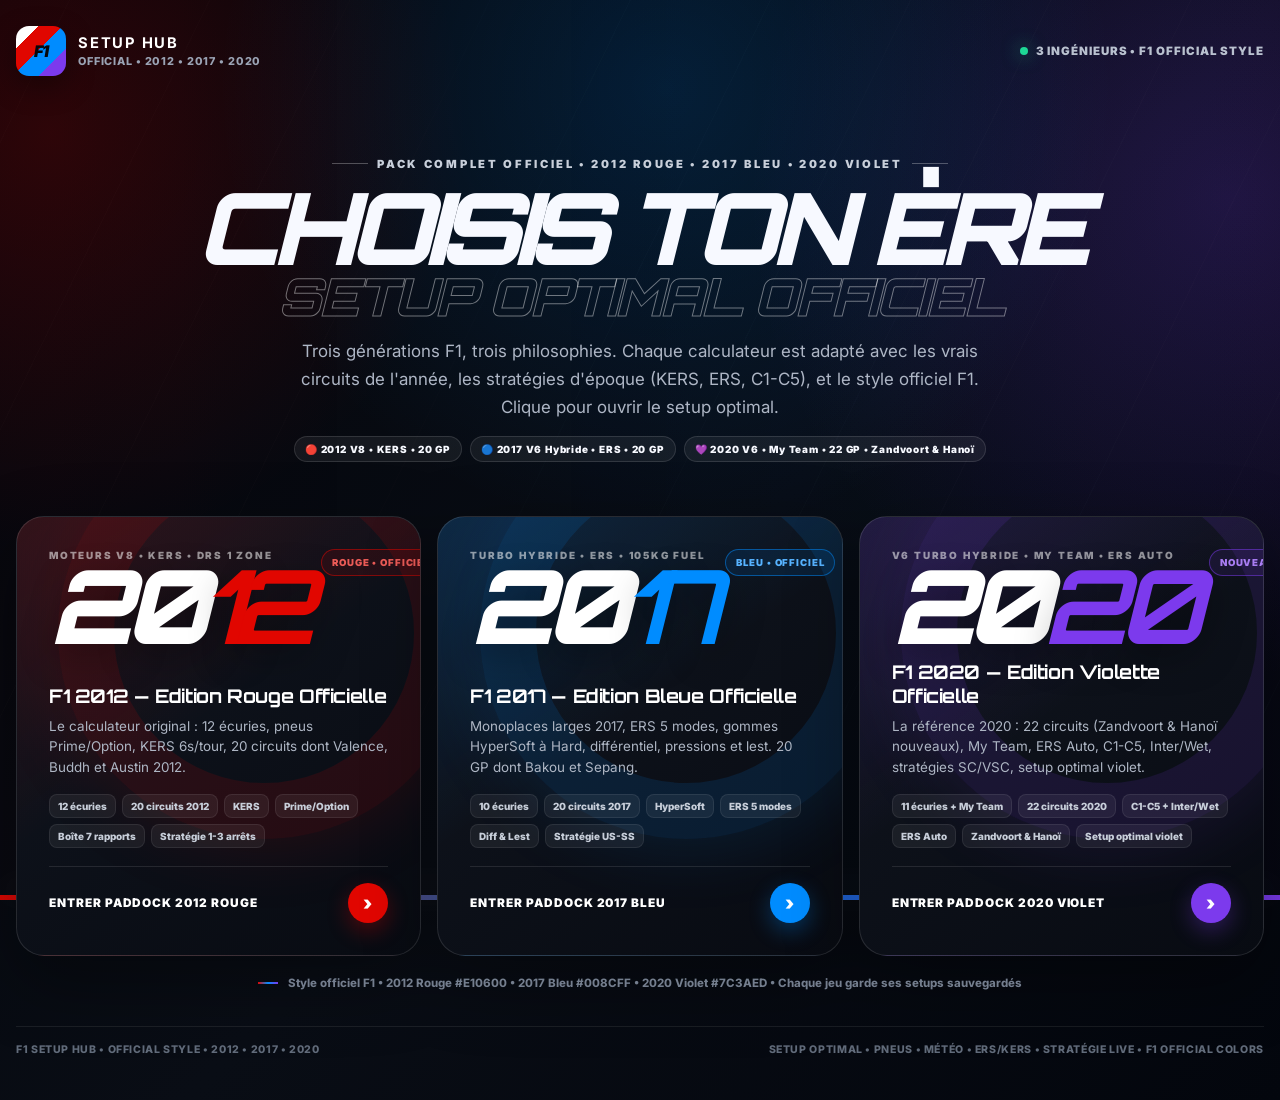
<file: index.html>
<!doctype html>
<html lang="fr">
<head>
<meta charset="utf-8"/>
<meta name="viewport" content="width=device-width, initial-scale=1"/>
<meta name="theme-color" content="#05070d"/>
<meta name="description" content="F1 Setup Hub officiel - Calculateur setup optimal F1 2012 Rouge, F1 2017 Bleu, F1 2020 Violet - Style F1 officiel"/>
<title>F1 Setup Hub — 2012 • 2017 • 2020 | Edition Officielle</title>
<link href="https://fonts.googleapis.com/css2?family=Orbitron:wght@700;900&family=Inter:wght@500;700;900&display=swap" rel="stylesheet">
<style>
:root{
--ink:#f7f9ff;--muted:#9aa3b4;--panel:#0d111b;--line:rgba(255,255,255,.12);
--red:#e10600;--red-light:#ff2a1a;
--blue:#008cff;--blue-light:#00b8ff;
--violet:#7C3AED;--violet-light:#A78BFA;
--f1-black:#05070d;--f1-carbon:#0d111b;
}
*{box-sizing:border-box}html{color-scheme:dark}
body{
min-height:100vh;margin:0;overflow-x:hidden;color:var(--ink);
font-family:Inter,ui-sans-serif,system-ui,-apple-system,"Segoe UI",Arial,sans-serif;
background:
radial-gradient(circle at 4% 12%,rgba(225,6,0,.18),transparent 26rem),
radial-gradient(circle at 52% 8%,rgba(0,140,255,.16),transparent 28rem),
radial-gradient(circle at 96% 18%,rgba(124,58,237,.20),transparent 30rem),
linear-gradient(135deg,#03050a 0%,#090d15 54%,#03060d 100%);
}
body:before{
content:"";position:fixed;inset:0;z-index:-2;opacity:.30;
background:
repeating-linear-gradient(116deg,transparent 0 62px,rgba(255,255,255,.035) 62px 63px,transparent 63px 126px),
linear-gradient(90deg,rgba(225,6,0,.05),transparent 36%,rgba(0,140,255,.05) 68%,rgba(124,58,237,.06));
animation:trackMove 24s linear infinite;
}
body:after{
content:"";position:fixed;left:0;right:0;bottom:0;z-index:-1;height:5px;
background:linear-gradient(90deg,var(--red),var(--blue) 52%,var(--violet));
box-shadow:0 -8px 32px rgba(255,255,255,.14);
}
@keyframes trackMove{to{background-position:252px 0,0 0}}
@keyframes enter{from{opacity:0;transform:translateY(18px)}to{opacity:1;transform:translateY(0)}}
@keyframes scan{0%,45%{transform:translateX(-180%) skewX(-24deg)}85%,100%{transform:translateX(430%) skewX(-24deg)}}
.shell{width:min(1360px,calc(100% - 32px));margin:0 auto;padding:26px 0 44px}
nav{display:flex;align-items:center;justify-content:space-between;gap:18px;margin-bottom:clamp(36px,6vw,72px);animation:enter .5s ease both}
.brand{display:flex;align-items:center;gap:12px;text-decoration:none;color:#fff}
.brand-mark{width:50px;height:50px;display:grid;place-items:center;border-radius:13px;background:linear-gradient(135deg,#fff 0 22%,var(--red) 23% 46%,var(--blue) 47% 72%,var(--violet) 73%);font-weight:1000;font-style:italic;letter-spacing:-.09em;box-shadow:0 10px 28px rgba(0,0,0,.34);color:#05070d}
.brand-copy b{display:block;font-size:.92rem;letter-spacing:.12em}.brand-copy span{display:block;color:var(--muted);font-size:.68rem;font-weight:800;letter-spacing:.08em;margin-top:2px}
.status{display:flex;align-items:center;gap:8px;color:#b9c1cf;font-size:.72rem;font-weight:900;text-transform:uppercase;letter-spacing:.08em}
.status:before{content:"";width:8px;height:8px;border-radius:99px;background:#1ed796;box-shadow:0 0 18px rgba(30,215,150,.72)}
.intro{text-align:center;animation:enter .62s .06s ease both}
.eyebrow{display:inline-flex;align-items:center;gap:9px;margin:0 0 14px;color:#c8cfda;font-size:.7rem;font-weight:1000;letter-spacing:.24em;text-transform:uppercase}
.eyebrow:before,.eyebrow:after{content:"";width:36px;height:1px;background:rgba(255,255,255,.28)}
h1{max-width:1020px;margin:0 auto;font-family:Orbitron;font-size:clamp(2.8rem,7.8vw,6.8rem);line-height:.84;letter-spacing:-.075em;font-style:italic;font-weight:900;text-transform:uppercase}
h1 span{display:block;margin-top:.12em;color:transparent;-webkit-text-stroke:1px rgba(255,255,255,.42);font-size:.52em;letter-spacing:-.04em}
.lead{max-width:720px;margin:20px auto 0;color:#aeb6c5;font-size:clamp(.92rem,1.5vw,1.06rem);line-height:1.65}
.chooser{position:relative;display:grid;grid-template-columns:1fr 1fr 1fr;gap:16px;margin-top:clamp(32px,4.5vw,54px);animation:enter .68s .13s ease both}
.game{
--accent:var(--red);--glow:225,6,0;
position:relative;isolation:isolate;min-height:440px;overflow:hidden;
display:flex;flex-direction:column;justify-content:space-between;
border:1px solid var(--line);border-radius:28px;padding:clamp(22px,3.2vw,32px);
color:#fff;text-decoration:none;
background:
linear-gradient(145deg,rgba(var(--glow),.16),transparent 46%),
linear-gradient(145deg,#111620,#080b12);
box-shadow:0 24px 70px rgba(0,0,0,.36);
transition:transform .35s cubic-bezier(.2,.8,.2,1),border-color .3s,box-shadow .3s;
}
.game.blue{--accent:var(--blue);--glow:0,140,255}
.game.violet{--accent:var(--violet);--glow:124,58,237}
.game:before{content:"";position:absolute;z-index:-1;right:-50px;top:-90px;width:300px;height:300px;border-radius:50%;border:56px solid rgba(var(--glow),.12);box-shadow:0 0 80px rgba(var(--glow),.14)}
.game:after{content:"";position:absolute;z-index:2;top:-35%;bottom:-35%;left:-30%;width:18%;pointer-events:none;background:linear-gradient(90deg,transparent,rgba(255,255,255,.13),transparent);animation:scan 6.5s 1s ease-in-out infinite}
.game:hover,.game:focus-visible{transform:translateY(-8px);border-color:rgba(var(--glow),.60);box-shadow:0 30px 85px rgba(0,0,0,.48),0 0 52px rgba(var(--glow),.12);outline:none}
.card-top{display:flex;align-items:flex-start;justify-content:space-between;gap:14px}
.era{color:rgba(255,255,255,.55);font-size:.62rem;font-weight:1000;letter-spacing:.18em;text-transform:uppercase}
.year{margin-top:4px;font-family:Orbitron;font-size:clamp(4.2rem,8vw,6.8rem);font-weight:1000;font-style:italic;letter-spacing:-.09em;line-height:.78;text-shadow:0 12px 36px rgba(0,0,0,.36)}
.year strong{color:var(--accent)}
.chip{flex:none;padding:7px 10px;border:1px solid rgba(var(--glow),.5);border-radius:999px;color:color-mix(in srgb,var(--accent),#fff 34%);background:rgba(var(--glow),.10);font-size:.60rem;font-weight:1000;letter-spacing:.09em;text-transform:uppercase}
.details{position:relative;z-index:3}
.details h2{margin:0;font-family:Orbitron;font-size:1.18rem;letter-spacing:-.02em}
.details p{max-width:520px;margin:8px 0 16px;color:#aeb6c4;font-size:.84rem;line-height:1.55}
.features{display:flex;flex-wrap:wrap;gap:6px;margin-bottom:18px}.features span{padding:5px 8px;border-radius:8px;background:rgba(255,255,255,.06);border:1px solid rgba(255,255,255,.08);color:#c7ced9;font-size:.62rem;font-weight:850}
.launch{display:flex;align-items:center;justify-content:space-between;gap:10px;border-top:1px solid rgba(255,255,255,.10);padding-top:16px;color:#fff;font-size:.74rem;font-weight:1000;letter-spacing:.08em;text-transform:uppercase}
.arrow{width:40px;height:40px;display:grid;place-items:center;border-radius:50%;background:var(--accent);font-size:1.25rem;box-shadow:0 8px 22px rgba(var(--glow),.32);transition:transform .25s}
.game:hover .arrow{transform:translateX(4px)}
.note{display:flex;align-items:center;justify-content:center;gap:10px;margin:20px 0 0;color:#747e8e;font-size:.72rem;font-weight:760;animation:enter .7s .2s ease both;text-align:center;flex-wrap:wrap}.note:before{content:"";width:20px;height:2px;background:linear-gradient(90deg,var(--red),var(--blue),var(--violet))}
footer{display:flex;justify-content:space-between;gap:20px;margin-top:36px;padding-top:16px;border-top:1px solid rgba(255,255,255,.08);color:#626c7b;font-size:.66rem;font-weight:800;letter-spacing:.06em;text-transform:uppercase;flex-wrap:wrap}
.badge-official{display:inline-flex;align-items:center;gap:6px;padding:6px 10px;border-radius:999px;background:rgba(255,255,255,.06);border:1px solid rgba(255,255,255,.12);font-size:.62rem;font-weight:900;letter-spacing:.08em}
@media(max-width:1060px){.chooser{grid-template-columns:1fr 1fr}.game:nth-child(3){grid-column:1 / -1}}
@media(max-width:720px){
.shell{width:min(100% - 16px,620px);padding-top:14px}.status{display:none}nav{margin-bottom:32px}.brand-mark{width:42px;height:42px}
h1{font-size:clamp(2.6rem,12vw,4.2rem)}.chooser{grid-template-columns:1fr;gap:12px}.game{min-height:380px;border-radius:22px}.year{font-size:5.2rem}
footer{flex-direction:column;align-items:center;text-align:center;margin-top:24px}
}
@media(prefers-reduced-motion:reduce){*,*::before,*::after{animation:none!important;transition:none!important}}
</style>
</head>
<body>
<div class="shell">
<nav>
<a class="brand" href="index.html"><span class="brand-mark">F1</span><span class="brand-copy"><b>SETUP HUB</b><span>OFFICIAL • 2012 • 2017 • 2020</span></span></a>
<span class="status">3 ingénieurs • F1 Official Style</span>
</nav>

<main>
<section class="intro">
<p class="eyebrow">Pack complet officiel • 2012 Rouge • 2017 Bleu • 2020 Violet</p>
<h1>Choisis ton ère<span>Setup optimal officiel</span></h1>
<p class="lead">Trois générations F1, trois philosophies. Chaque calculateur est adapté avec les vrais circuits de l'année, les stratégies d'époque (KERS, ERS, C1-C5), et le style officiel F1. Clique pour ouvrir le setup optimal.</p>
<div style="margin-top:14px;display:flex;justify-content:center;gap:8px;flex-wrap:wrap">
<span class="badge-official">🔴 2012 V8 • KERS • 20 GP</span>
<span class="badge-official">🔵 2017 V6 Hybride • ERS • 20 GP</span>
<span class="badge-official">💜 2020 V6 • My Team • 22 GP • Zandvoort & Hanoï</span>
</div>
</section>

<section class="chooser" aria-label="Choisir F1 2012, 2017 ou 2020">
<a class="game red" href="f1-2012.html" aria-label="F1 2012 Rouge">
<div class="card-top"><div><div class="era">Moteurs V8 • KERS • DRS 1 zone</div><div class="year">20<strong>12</strong></div></div><span class="chip">Rouge • Officiel</span></div>
<div class="details">
<h2>F1 2012 — Edition Rouge Officielle</h2>
<p>Le calculateur original : 12 écuries, pneus Prime/Option, KERS 6s/tour, 20 circuits dont Valence, Buddh et Austin 2012.</p>
<div class="features"><span>12 écuries</span><span>20 circuits 2012</span><span>KERS</span><span>Prime/Option</span><span>Boîte 7 rapports</span><span>Stratégie 1-3 arrêts</span></div>
<div class="launch"><span>Entrer paddock 2012 rouge</span><span class="arrow">›</span></div>
</div>
</a>

<a class="game blue" href="f1-2017.html" aria-label="F1 2017 Bleu">
<div class="card-top"><div><div class="era">Turbo Hybride • ERS • 105kg fuel</div><div class="year">20<strong>17</strong></div></div><span class="chip">Bleu • Officiel</span></div>
<div class="details">
<h2>F1 2017 — Edition Bleue Officielle</h2>
<p>Monoplaces larges 2017, ERS 5 modes, gommes HyperSoft à Hard, différentiel, pressions et lest. 20 GP dont Bakou et Sepang.</p>
<div class="features"><span>10 écuries</span><span>20 circuits 2017</span><span>HyperSoft</span><span>ERS 5 modes</span><span>Diff & Lest</span><span>Stratégie US-SS</span></div>
<div class="launch"><span>Entrer paddock 2017 bleu</span><span class="arrow">›</span></div>
</div>
</a>

<a class="game violet" href="f1-2020.html" aria-label="F1 2020 Violet">
<div class="card-top"><div><div class="era">V6 Turbo Hybride • My Team • ERS Auto</div><div class="year">20<strong>20</strong></div></div><span class="chip">Nouveau • Violet</span></div>
<div class="details">
<h2>F1 2020 — Edition Violette Officielle</h2>
<p>La référence 2020 : 22 circuits (Zandvoort & Hanoï nouveaux), My Team, ERS Auto, C1-C5, Inter/Wet, stratégies SC/VSC, setup optimal violet.</p>
<div class="features"><span>11 écuries + My Team</span><span>22 circuits 2020</span><span>C1-C5 + Inter/Wet</span><span>ERS Auto</span><span>Zandvoort & Hanoï</span><span>Setup optimal violet</span></div>
<div class="launch"><span>Entrer paddock 2020 violet</span><span class="arrow">›</span></div>
</div>
</a>
</section>
<p class="note">Style officiel F1 • 2012 Rouge #E10600 • 2017 Bleu #008CFF • 2020 Violet #7C3AED • Chaque jeu garde ses setups sauvegardés</p>
</main>

<footer><span>F1 Setup Hub • Official Style • 2012 • 2017 • 2020</span><span>Setup optimal • Pneus • Météo • ERS/KERS • Stratégie live • F1 Official Colors</span></footer>
</div>
</body>
</html>
</file>
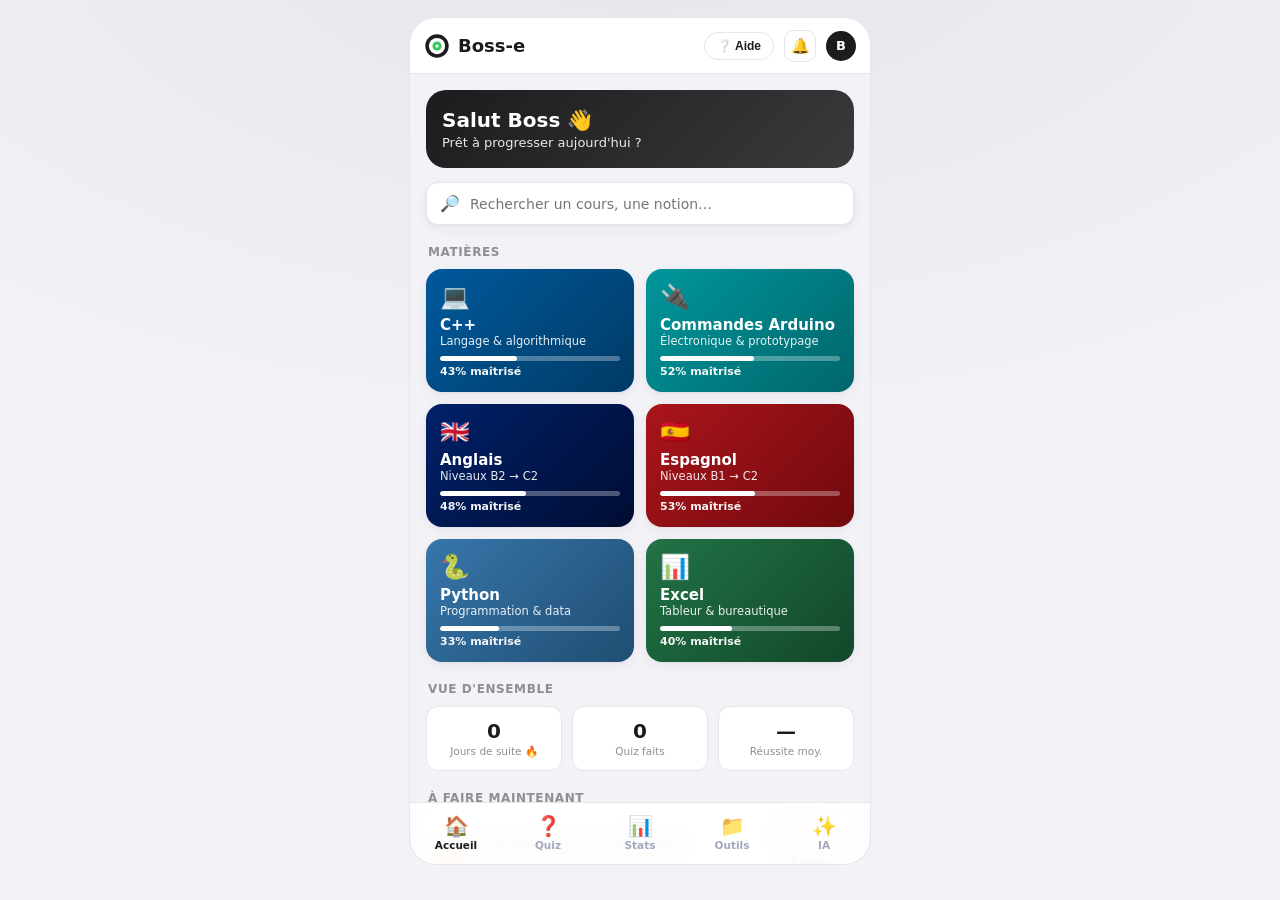
<file: web/index.html>
<!DOCTYPE html>
<html lang="fr">
<head>
  <meta charset="UTF-8" />
  <meta name="viewport" content="width=device-width, initial-scale=1.0, maximum-scale=1.0, user-scalable=no" />
  <meta name="theme-color" content="#1C1C1E" />
  <title>Boss-e 🎯 — Beta</title>
  <link rel="icon" href="data:image/svg+xml,<svg xmlns='http://www.w3.org/2000/svg' viewBox='0 0 100 100'><circle cx='50' cy='50' r='40' fill='%231C1C1E'/><circle cx='50' cy='50' r='28' fill='white'/><circle cx='50' cy='50' r='16' fill='%2334C759'/><circle cx='50' cy='50' r='6' fill='white'/></svg>" />
  <link rel="stylesheet" href="css/styles.css" />
</head>
<body>
  <div id="app">

    <!-- ======================= BARRE SUPÉRIEURE ======================= -->
    <header class="appbar">
      <button class="back-btn" id="backBtn" style="display:none;" title="Retour">←</button>
      <div class="logo" id="appLogo">
        <span class="target">
          <svg viewBox="0 0 40 40" fill="none">
            <circle cx="20" cy="20" r="18" fill="#1C1C1E"/>
            <circle cx="20" cy="20" r="12.5" fill="#fff"/>
            <circle cx="20" cy="20" r="7" fill="#34C759"/>
            <circle cx="20" cy="20" r="2.5" fill="#fff"/>
          </svg>
        </span>
        <span>Boss-e</span>
      </div>
      <div class="title" id="appTitle"></div>
      <div class="spacer"></div>
      <button class="help-pill" id="helpPill" title="Besoin d'aide ?">❔ Aide</button>
      <button class="icon-btn" id="btnBell" title="Notifications">🔔</button>
      <div class="avatar" title="Mon profil">B</div>
    </header>

    <!-- ======================= VUE ACCUEIL ======================= -->
    <main class="view" id="view-home">
      <div class="hero">
        <h1>Salut Boss 👋</h1>
        <p>Prêt à progresser aujourd'hui ?</p>
      </div>
      <div class="search"><span>🔎</span><input id="globalSearch" type="text" placeholder="Rechercher un cours, une notion…" /></div>
      <div class="section-title">Matières</div>
      <div class="subjects-grid" id="subjectsGrid"></div>
      <div class="section-title">Vue d'ensemble</div>
      <div class="quick-stats">
        <div class="qs"><div class="num" id="statStreak">7</div><div class="lbl">Jours de suite 🔥</div></div>
        <div class="qs"><div class="num" id="statQuiz">0</div><div class="lbl">Quiz faits</div></div>
        <div class="qs"><div class="num" id="statAvg">—</div><div class="lbl">Réussite moy.</div></div>
      </div>
      <div class="section-title">À faire maintenant</div>
      <div id="todoList"></div>
    </main>

    <!-- ======================= VUE QUIZ ======================= -->
    <main class="view hidden" id="view-quiz"></main>

    <!-- ======================= VUE STATS ======================= -->
    <main class="view hidden" id="view-stats"></main>

    <!-- ======================= VUE OUTILS ======================= -->
    <main class="view hidden" id="view-tools"></main>

    <!-- ======================= VUE IA ======================= -->
    <main class="view hidden" id="view-ia"></main>

    <!-- ======================= LECTEUR PDF (même fenêtre) ======================= -->
    <div class="pdf-reader hidden" id="pdfReader">
      <div class="pr-bar">
        <button class="pr-btn" id="pdfBack" title="Retour">←</button>
        <span class="t"><span id="pdfTitle">Document</span><br/><span id="pdfSub"></span></span>
        <button class="pr-btn" id="pdfGen" title="Générer résumé, cartes, quiz et mindmap">✨</button>
        <button class="pr-btn" id="pdfSidebarToggle" title="Pages">☰</button>
      </div>
      <div class="pr-layout">
        <div class="pr-sidebar" id="pdfSidebar"></div>
        <div class="pr-canvas-wrap" id="pdfCanvasWrap"><div class="pr-loading" id="pdfLoading">Chargement…</div></div>
      </div>
      <div class="pr-footer">
        <button class="pr-btn" id="pdfPrev">←</button>
        <span class="pr-pagelabel" id="pdfPageLabel">— / —</span>
        <button class="pr-btn" id="pdfNext">→</button>
      </div>
    </div>

    <!-- ======================= NAVIGATION BASSE ======================= -->
    <nav class="tabbar">
      <div class="tab active" data-view="home"><span class="ico">🏠</span>Accueil</div>
      <div class="tab" data-view="quiz"><span class="ico">❓</span>Quiz</div>
      <div class="tab" data-view="stats"><span class="ico">📊</span>Stats</div>
      <div class="tab" data-view="tools"><span class="ico">📁</span>Outils</div>
      <div class="tab" data-view="ia"><span class="ico">✨</span>IA</div>
    </nav>

    <div class="modal-backdrop" id="modal"><div class="sheet" id="sheetContent"></div></div>
    <div class="toast" id="toast"></div>
  </div>

  <script src="js/vendor/pdf.min.js"></script>
  <script src="js/data.js"></script>
  <script src="js/app.js"></script>
</body>
</html>
</file>
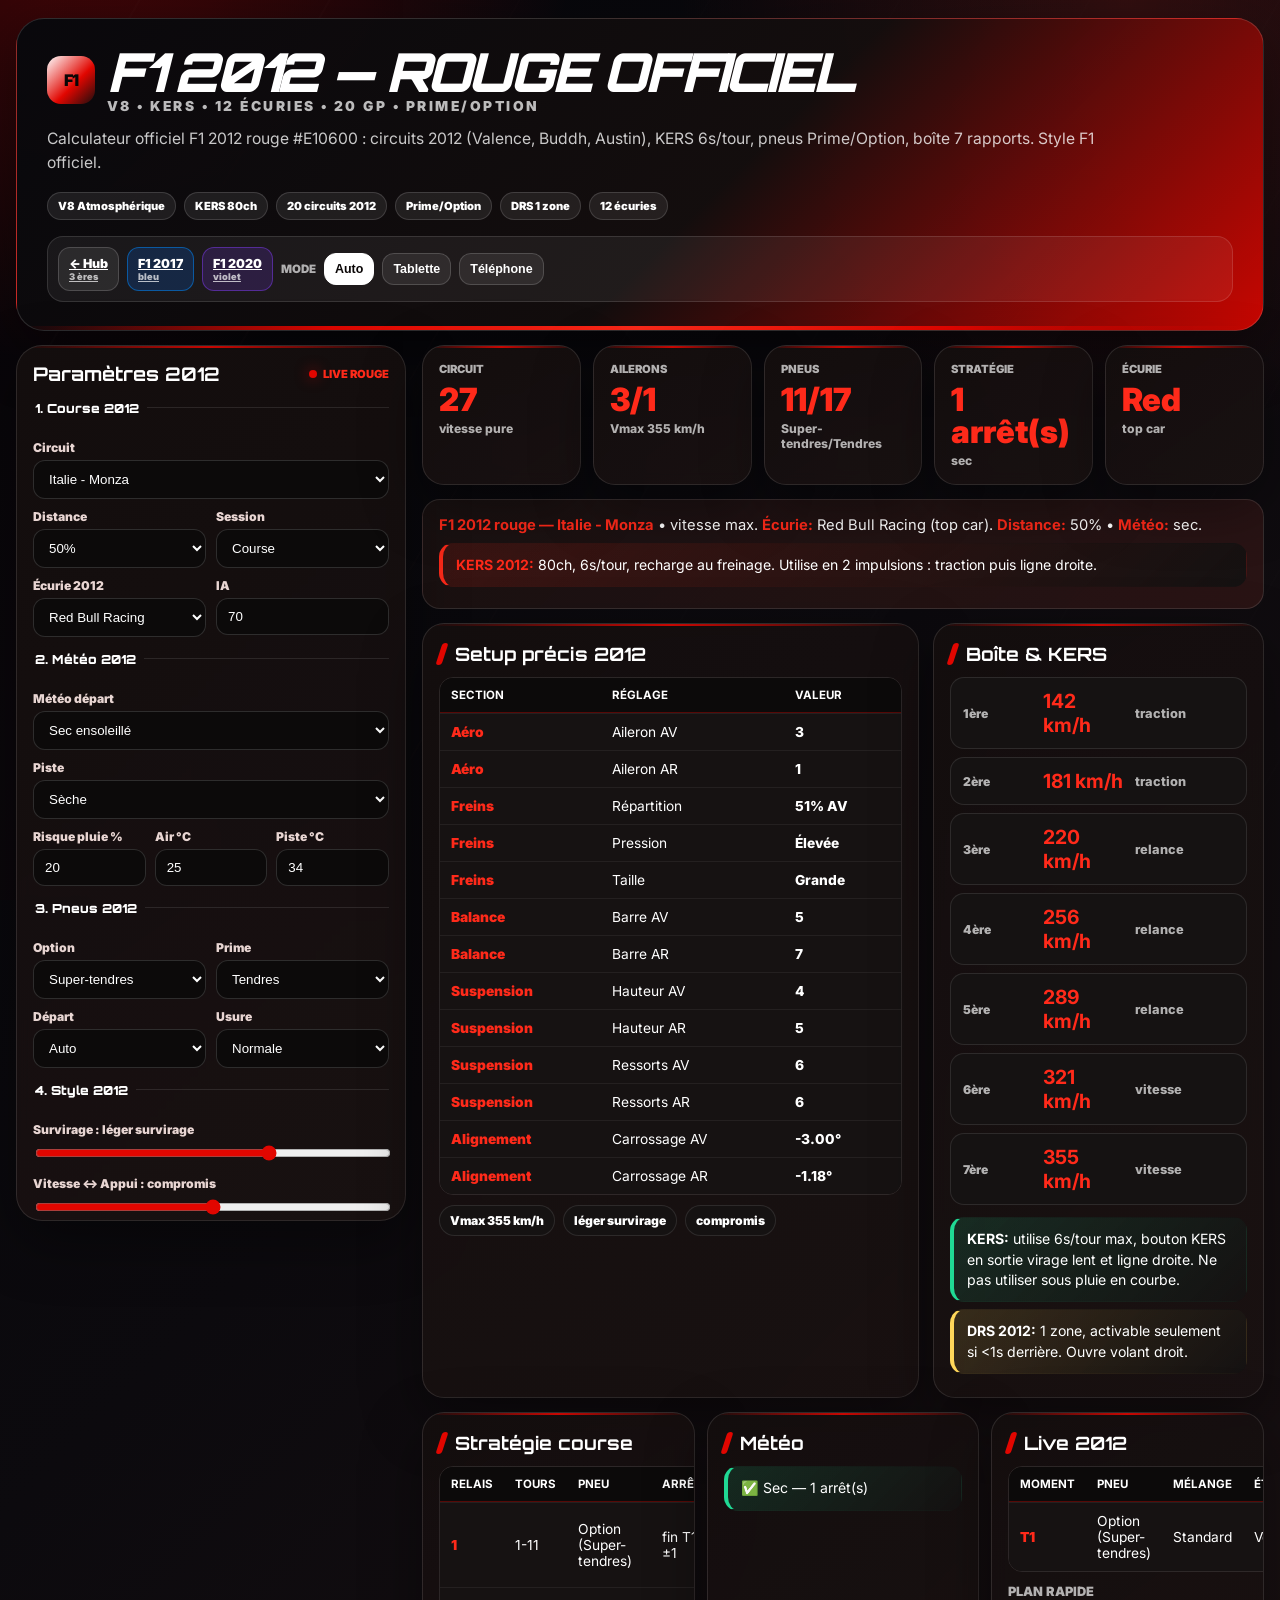
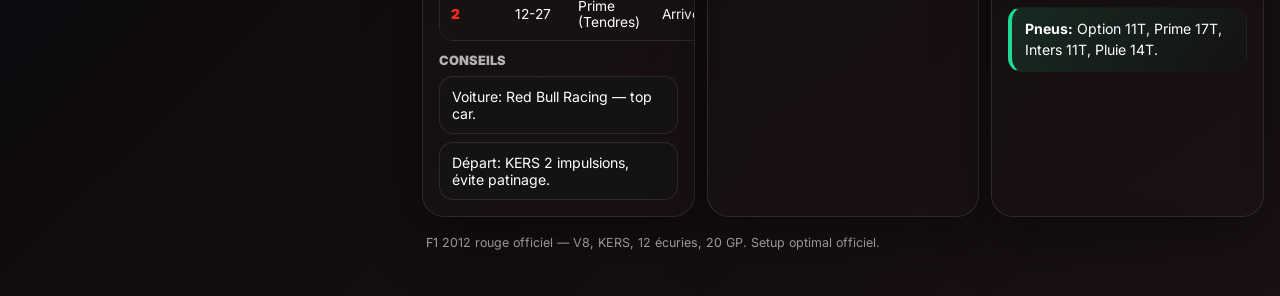
<file: f1-2012.html>
<!doctype html>
<html lang="fr">
<head>
<meta charset="utf-8"/>
<meta name="viewport" content="width=device-width, initial-scale=1"/>
<meta name="theme-color" content="#05070d"/>
<title>F1 2012 — Setup Optimal Rouge Officiel</title>
<link href="https://fonts.googleapis.com/css2?family=Orbitron:wght@800;900&family=Inter:wght@600;800;900&display=swap" rel="stylesheet">
<style>
:root{
--f1-red:#e10600;--f1-red-2:#ff2a1a;--f1-black:#05070d;--f1-carbon:#14131b;
--f1-muted:rgba(255,255,255,.68);--line:rgba(255,255,255,.12);
--shadow:0 20px 60px rgba(0,0,0,.40);--radius:22px;
--accent:#e10600;--accent2:#ff2a1a;
}
*{box-sizing:border-box}html{color-scheme:dark;scroll-behavior:smooth}
body{
margin:0;font-family:Inter,system-ui,Segoe UI,Arial,sans-serif;color:#fff;
background:
radial-gradient(circle at 8% -6%,rgba(225,6,0,.30),transparent 30rem),
radial-gradient(circle at 88% 0%,rgba(255,42,26,.16),transparent 28rem),
linear-gradient(135deg,#05060a 0%,#0c0a0e 48%,#1a1112 100%);
overflow-x:hidden;min-height:100vh;
}
body:before{content:"";position:fixed;inset:0;pointer-events:none;z-index:-1;opacity:.14;
background:linear-gradient(120deg,transparent 0 46%,rgba(255,255,255,.08) 46.4% 46.8%,transparent 47.2%),linear-gradient(90deg,rgba(225,6,0,.10),transparent 42%);
background-size:190px 190px,100% 100%;
}
header,main{position:relative;z-index:1}
header{max-width:1440px;margin:18px auto 14px;padding:0 16px}
.hero{
position:relative;overflow:hidden;border-radius:28px;padding:28px 30px;color:#fff;
background:linear-gradient(135deg,rgba(8,8,12,.98),rgba(20,14,14,.96) 56%,rgba(225,6,0,.88));
border:1px solid rgba(255,255,255,.14);box-shadow:var(--shadow);
}
.hero:before{content:"";position:absolute;left:0;right:0;bottom:0;height:4px;background:linear-gradient(90deg,transparent,#e10600,#ff2a1a,#e10600,transparent)}
.title-line{display:flex;align-items:center;gap:12px;flex-wrap:wrap}
.logo-mark{width:48px;height:48px;border-radius:14px;background:linear-gradient(135deg,#fff,#e10600 58%,#1a0e0e);display:grid;place-items:center;color:#0a0606;font-weight:1000;letter-spacing:-.08em}
h1{margin:0;font-family:Orbitron;font-size:clamp(1.9rem,4.2vw,3.8rem);letter-spacing:-.06em;line-height:.92;font-weight:1000;font-style:italic}
.h1-sub{display:block;margin-top:4px;font-family:Inter;font-size:.86rem;letter-spacing:.18em;text-transform:uppercase;color:rgba(255,255,255,.72);font-style:normal;font-weight:900}
.hero p{margin:14px 0 0;max-width:1080px;color:rgba(255,255,255,.78);line-height:1.55;font-size:.98rem}
.badges{display:flex;gap:8px;flex-wrap:wrap;margin-top:16px}
.badge{padding:6px 10px;border-radius:999px;background:rgba(255,255,255,.08);border:1px solid rgba(255,255,255,.14);font-size:.70rem;font-weight:900}
.screen-controls{display:flex;align-items:center;gap:8px;flex-wrap:wrap;margin-top:16px;padding:10px;border-radius:16px;background:rgba(255,255,255,.06);border:1px solid rgba(255,255,255,.12)}
.screen-label{font-size:.72rem;font-weight:1000;color:rgba(255,255,255,.66);text-transform:uppercase}
.screen-btn{border:1px solid rgba(255,255,255,.16);background:rgba(255,255,255,.08);color:#fff;border-radius:12px;padding:8px 10px;font-weight:900;cursor:pointer;font-size:.78rem}
.screen-btn.active{background:#fff;color:#0a0606;border-color:#fff}
.screen-btn small{display:block;font-size:.58rem;opacity:.7}
main{max-width:1440px;margin:0 auto 42px;padding:0 16px;display:grid;grid-template-columns:390px 1fr;gap:16px}
aside,.card{color:#fff;background:linear-gradient(145deg,rgba(20,14,14,.94),rgba(26,18,18,.88));border:1px solid rgba(255,255,255,.11);box-shadow:var(--shadow);backdrop-filter:blur(8px);overflow:hidden;position:relative}
aside{border-radius:26px;padding:16px;position:sticky;top:12px;align-self:start;max-height:calc(100vh - 24px);overflow:auto;scrollbar-width:thin}
.card{border-radius:var(--radius);padding:16px}
.card:before,aside:before{content:"";position:absolute;inset:0 0 auto 0;height:2px;background:linear-gradient(90deg,transparent,rgba(225,6,0,.88),transparent)}
.aside-head{display:flex;align-items:center;justify-content:space-between;gap:10px;margin-bottom:8px}
.aside-head h2{margin:0;font-size:1.18rem;font-family:Orbitron}
.live-dot{display:inline-flex;align-items:center;gap:6px;font-size:.70rem;font-weight:1000;color:var(--accent2)}
.live-dot:before{content:"";width:8px;height:8px;border-radius:50%;background:var(--accent);box-shadow:0 0 14px rgba(225,6,0,.6)}
fieldset{border:0;border-top:1px solid rgba(255,255,255,.10);margin:14px 0 0;padding:14px 0 0}
legend{font-weight:1000;padding-right:8px;color:#fff;font-family:Orbitron;font-size:.78rem}
label{display:block;font-size:.76rem;font-weight:900;margin:10px 0 5px;color:#e8d5d2}
.hint{font-size:.70rem;color:var(--f1-muted);margin-top:5px;line-height:1.35}
select,textarea,input[type=number],input[type=text],input[type=range]{width:100%;border:1px solid rgba(255,255,255,.14);background:#0c0a0a;color:#fff;border-radius:12px;padding:10px 11px;outline:none}
select:focus,input:focus{border-color:rgba(225,6,0,.70);box-shadow:0 0 0 3px rgba(225,6,0,.18)}
input[type=range]{padding:0;accent-color:var(--accent)}
input[type=checkbox]{accent-color:var(--accent)}
.row2{display:grid;grid-template-columns:1fr 1fr;gap:10px}
.row3{display:grid;grid-template-columns:1fr 1fr 1fr;gap:9px}
.checkline{display:flex;gap:8px;align-items:flex-start;margin:7px 0;font-weight:700;color:#d9c4c2;font-size:.82rem}
.content{display:grid;gap:14px}
.metrics{display:grid;grid-template-columns:repeat(5,minmax(0,1fr));gap:12px}
.metric{min-height:108px}
.metric .k{font-size:.70rem;color:var(--f1-muted);font-weight:1000;text-transform:uppercase}
.metric .v{font-size:2rem;line-height:1;margin-top:8px;color:var(--accent2);font-weight:1000}
.metric .s{font-size:.76rem;color:var(--f1-muted);margin-top:5px;font-weight:800}
h2.section-title{display:flex;align-items:center;gap:10px;margin:2px 0 12px;font-size:1.15rem;font-family:Orbitron}
.slash{height:22px;width:6px;border-radius:99px;background:var(--accent);transform:skewX(-18deg)}
.summary{border-radius:18px;padding:14px 16px;background:linear-gradient(135deg,rgba(26,18,18,.96),rgba(48,22,22,.82));border:1px solid rgba(255,255,255,.12);line-height:1.5;font-size:.92rem}
.summary b{color:var(--accent2)}
.two-col{display:grid;grid-template-columns:1.2fr .8fr;gap:14px}
.three-col{display:grid;grid-template-columns:repeat(3,1fr);gap:12px}
table{width:100%;border-collapse:separate;border-spacing:0;overflow:hidden;border-radius:14px;border:1px solid rgba(255,255,255,.10);font-size:.86rem}
th{background:#0c0a0a;color:#fff;text-align:left;padding:10px 11px;font-size:.72rem;text-transform:uppercase;border-bottom:1px solid rgba(225,6,0,.35)}
td{background:#161212;color:#fff;padding:10px 11px;border-top:1px solid rgba(255,255,255,.06)}
td:last-child{font-weight:800}
.section-cell{font-weight:1000;color:var(--accent2)}
.gear-list{display:grid;gap:8px}
.gear-line{display:grid;grid-template-columns:70px 1fr 1.2fr;gap:10px;align-items:center;padding:11px 12px;border-radius:14px;background:#151212;border:1px solid rgba(255,255,255,.10)}
.gear-line .rapport{font-size:.76rem;color:var(--f1-muted);font-weight:1000}
.gear-line b{font-size:1.22rem;color:var(--accent2)}
.gear-line small{color:var(--f1-muted);font-weight:800;font-size:.80rem}
.box{border-radius:14px;padding:11px 13px;margin:7px 0;line-height:1.45;border:1px solid transparent;font-size:.88rem}
.ok{background:linear-gradient(135deg,rgba(32,217,148,.14),#151212);border-left:4px solid #20d994;color:#fff}
.warn{background:linear-gradient(135deg,rgba(255,215,90,.14),#151212);border-left:4px solid #ffd75a;color:#fff}
.danger{background:linear-gradient(135deg,rgba(225,6,0,.18),#151212);border-left:4px solid var(--accent);color:#fff}
.info{background:linear-gradient(135deg,rgba(255,42,26,.14),#151212);border-left:4px solid var(--accent2);color:#fff}
.pill-row{display:flex;flex-wrap:wrap;gap:8px;margin-top:10px}
.pill{display:inline-flex;align-items:center;gap:6px;padding:7px 10px;border-radius:999px;background:#151212;border:1px solid rgba(255,255,255,.10);font-size:.76rem;font-weight:900;color:#fff}
.phrase-list{display:grid;gap:8px}
.phrase{padding:11px 12px;border-radius:14px;background:#151212;border:1px solid rgba(255,255,255,.10);font-size:.88rem}
.mini-title{font-size:.80rem;color:var(--f1-muted);font-weight:1000;text-transform:uppercase;margin:12px 0 8px}
.btn-row{display:flex;flex-wrap:wrap;gap:8px;margin:10px 0}
.btn{border:0;border-radius:12px;padding:10px 13px;background:#0c0a0a;color:#fff;font-weight:1000;cursor:pointer;border:1px solid rgba(255,255,255,.12)}
.btn-red{background:var(--accent);border-color:var(--accent)}
.live-grid{display:grid;grid-template-columns:repeat(4,1fr);gap:10px}
.footer{color:var(--f1-muted);font-size:.78rem;padding:4px}
@media(max-width:1120px){main{grid-template-columns:1fr}aside{position:static;max-height:none}.metrics{grid-template-columns:repeat(2,1fr)}.two-col,.three-col{grid-template-columns:1fr}.live-grid{grid-template-columns:1fr 1fr}}
@media(max-width:640px){main{padding:0 10px}header{padding:0 10px}.metrics{grid-template-columns:1fr}.row2,.row3,.live-grid{grid-template-columns:1fr}.hero{padding:20px 16px}}
</style>
</head>
<body>
<header>
<div class="hero">
<div class="title-line"><div class="logo-mark">F1</div><div><h1>F1 2012 — ROUGE OFFICIEL<span class="h1-sub">V8 • KERS • 12 écuries • 20 GP • Prime/Option</span></h1></div></div>
<p>Calculateur officiel F1 2012 rouge #E10600 : circuits 2012 (Valence, Buddh, Austin), KERS 6s/tour, pneus Prime/Option, boîte 7 rapports. Style F1 officiel.</p>
<div class="badges"><span class="badge">V8 Atmosphérique</span><span class="badge">KERS 80ch</span><span class="badge">20 circuits 2012</span><span class="badge">Prime/Option</span><span class="badge">DRS 1 zone</span><span class="badge">12 écuries</span></div>
<div class="screen-controls" id="screenControls">
<a class="screen-btn" href="index.html">← Hub<small>3 ères</small></a>
<a class="screen-btn" href="f1-2017.html" style="border-color:rgba(0,140,255,.5);background:rgba(0,112,255,.18)">F1 2017<small>bleu</small></a>
<a class="screen-btn" href="f1-2020.html" style="border-color:rgba(124,58,237,.5);background:rgba(124,58,237,.18)">F1 2020<small>violet</small></a>
<span class="screen-label">Mode</span>
<button class="screen-btn active" data-screen="auto">Auto</button>
<button class="screen-btn" data-screen="tablet">Tablette</button>
<button class="screen-btn" data-screen="phone">Téléphone</button>
</div>
</div>
</header>
<main>
<aside>
<div class="aside-head"><h2>Paramètres 2012</h2><span class="live-dot">LIVE ROUGE</span></div>

<fieldset><legend>1. Course 2012</legend>
<label for="circuit">Circuit</label><select id="circuit"></select>
<div class="row2"><div><label for="distance">Distance</label><select id="distance"><option value="25">25%</option><option value="50" selected>50%</option><option value="100">100%</option></select></div><div><label for="session">Session</label><select id="session"><option>Course</option><option>Qualif + Course</option><option>Carrière</option><option>En ligne</option></select></div></div>
<div class="row2"><div><label for="team">Écurie 2012</label><select id="team"></select></div><div><label for="ai">IA</label><input id="ai" type="number" min="0" max="110" value="70"></div></div>
</fieldset>

<fieldset><legend>2. Météo 2012</legend>
<label for="weather">Météo départ</label><select id="weather"><option>Sec ensoleillé</option><option>Sec couvert</option><option>Variable / menaçant</option><option>Bruine</option><option>Pluie légère</option><option>Pluie moyenne</option><option>Pluie forte</option></select>
<label for="trackState">Piste</label><select id="trackState"><option>Sèche</option><option>Verte / froide</option><option>Humide hors trajectoire</option><option>Humide</option><option>Très humide</option><option>Détrempée</option></select>
<div class="row3"><div><label for="rain">Risque pluie %</label><input id="rain" type="number" min="0" max="100" value="20"></div><div><label for="air">Air °C</label><input id="air" type="number" min="5" max="45" value="25"></div><div><label for="track">Piste °C</label><input id="track" type="number" min="10" max="62" value="34"></div></div>
</fieldset>

<fieldset><legend>3. Pneus 2012</legend>
<div class="row2"><div><label for="optionTyre">Option</label><select id="optionTyre"><option>Super-tendres</option><option>Tendres</option><option>Médiums</option><option>Durs</option></select></div><div><label for="primeTyre">Prime</label><select id="primeTyre"><option>Tendres</option><option>Médiums</option><option>Durs</option></select></div></div>
<div class="row2"><div><label for="startTyre">Départ</label><select id="startTyre"><option selected>Auto</option><option>Option</option><option>Prime</option><option>Intermédiaires</option><option>Pluie</option></select></div><div><label for="wear">Usure</label><select id="wear"><option>Faible</option><option selected>Normale</option><option>Forte</option><option>Très forte</option></select></div></div>
</fieldset>

<fieldset><legend>4. Style 2012</legend>
<label for="over">Survirage : <span id="overLabel"></span></label><input id="over" type="range" min="-3" max="3" value="1">
<label for="aeroBias">Vitesse ↔ Appui : <span id="aeroLabel"></span></label><input id="aeroBias" type="range" min="-5" max="5" value="0">
<label for="aggr">Agressivité : <span id="aggrLabel"></span></label><input id="aggr" type="range" min="0" max="10" value="6">
<label class="checkline"><input id="stableBraking" type="checkbox" checked> Stable au freinage</label>
<label class="checkline"><input id="tc" type="checkbox" checked> Contrôle traction</label>
</fieldset>

<fieldset><legend>5. Live course</legend>
<div class="row2"><div><label for="liveLap">Tour actuel</label><input id="liveLap" type="number" min="1" value="1"></div><div><label for="livePosition">Position</label><input id="livePosition" type="number" min="1" max="24" value="10"></div></div>
<div class="row2"><div><label for="liveTyre">Pneu actuel</label><select id="liveTyre"><option>Auto</option><option>Option</option><option>Prime</option><option>Intermédiaires</option><option>Pluie</option></select></div><div><label for="liveTyreColor">Couleur pneus</label><select id="liveTyreColor"><option>Vert</option><option>Jaune</option><option>Orange</option><option>Rouge</option></select></div></div>
</fieldset>
</aside>

<section class="content">
<div class="metrics" id="metrics"></div>
<div class="summary" id="summary"></div>
<div class="two-col">
<div class="card"><h2 class="section-title"><span class="slash"></span>Setup précis 2012</h2><div id="setupTable"></div><div class="pill-row" id="setupPills"></div></div>
<div class="card"><h2 class="section-title"><span class="slash"></span>Boîte & KERS</h2><div id="gearBox"></div><div id="kersBox" style="margin-top:12px"></div></div>
</div>
<div class="three-col">
<div class="card"><h2 class="section-title"><span class="slash"></span>Stratégie course</h2><div id="strategyTable"></div><div class="mini-title">Conseils</div><div id="racePhrases" class="phrase-list"></div></div>
<div class="card"><h2 class="section-title"><span class="slash"></span>Météo</h2><div id="weatherAdvice"></div></div>
<div class="card"><h2 class="section-title"><span class="slash"></span>Live 2012</h2><div id="liveStrategy"></div><div class="mini-title">Plan rapide</div><div id="quickPlan"></div></div>
</div>
<div class="footer">F1 2012 rouge officiel — V8, KERS, 12 écuries, 20 GP. Setup optimal officiel.</div>
</section>
</main>
<script>
const circuits={
"Australie - Melbourne":{laps:58,profile:"mixte",fw:6,rw:7,top:322,stress:3,front:3,rear:3,brake:3,bump:2,kerb:2,over:2,pit:22,option:"Tendres",prime:"Médiums",notes:"stop-and-go, traction"},
"Malaisie - Sepang":{laps:56,profile:"aéro chaud",fw:7,rw:7,top:326,stress:5,front:4,rear:4,brake:3,bump:2,kerb:2,over:3,pit:22.5,option:"Médiums",prime:"Durs",notes:"très chaud"},
"Chine - Shanghai":{laps:56,profile:"mixte",fw:6,rw:6,top:331,stress:3,front:4,rear:3,brake:3,bump:1,kerb:1,over:3,pit:21.5,option:"Tendres",prime:"Médiums",notes:"longue ligne droite"},
"Bahreïn - Sakhir":{laps:57,profile:"traction",fw:6,rw:6,top:328,stress:4,front:3,rear:4,brake:4,bump:2,kerb:2,over:3,pit:22,option:"Tendres",prime:"Médiums",notes:"traction arrière"},
"Espagne - Catalunya":{laps:66,profile:"aéro",fw:8,rw:8,top:320,stress:4,front:5,rear:3,brake:3,bump:1,kerb:2,over:1,pit:21,option:"Tendres",prime:"Durs",notes:"appui, usure avant"},
"Monaco - Monte-Carlo":{laps:78,profile:"urbain lent",fw:11,rw:11,top:292,stress:2,front:2,rear:3,brake:3,bump:5,kerb:5,over:1,pit:24,option:"Super-tendres",prime:"Tendres",notes:"appui max"},
"Canada - Montréal":{laps:70,profile:"vitesse freinage",fw:4,rw:3,top:344,stress:3,front:2,rear:3,brake:5,bump:4,kerb:4,over:3,pit:20,option:"Super-tendres",prime:"Tendres",notes:"faible appui, freinages"},
"Europe - Valencia":{laps:57,profile:"urbain rapide",fw:7,rw:7,top:323,stress:3,front:3,rear:3,brake:3,bump:3,kerb:3,over:1,pit:23,option:"Tendres",prime:"Médiums",notes:"peu d'adhérence"},
"Grande-Bretagne - Silverstone":{laps:52,profile:"haute vitesse",fw:8,rw:8,top:326,stress:4,front:5,rear:3,brake:2,bump:2,kerb:2,over:2,pit:22,option:"Tendres",prime:"Durs",notes:"courbes rapides"},
"Allemagne - Hockenheim":{laps:67,profile:"mixte vitesse",fw:5,rw:5,top:338,stress:3,front:3,rear:3,brake:4,bump:2,kerb:2,over:3,pit:20.5,option:"Tendres",prime:"Médiums",notes:"compromis"},
"Hongrie - Hungaroring":{laps:70,profile:"aéro lent",fw:10,rw:10,top:306,stress:3,front:3,rear:4,brake:3,bump:2,kerb:3,over:1,pit:22.5,option:"Tendres",prime:"Médiums",notes:"appui"},
"Belgique - Spa":{laps:44,profile:"haute vitesse",fw:5,rw:5,top:347,stress:4,front:4,rear:3,brake:3,bump:3,kerb:3,over:3,pit:21,option:"Médiums",prime:"Durs",notes:"Kemmel"},
"Italie - Monza":{laps:53,profile:"vitesse pure",fw:2,rw:1,top:356,stress:3,front:2,rear:3,brake:5,bump:3,kerb:4,over:3,pit:19.5,option:"Médiums",prime:"Durs",notes:"vitesse max"},
"Singapour - Marina Bay":{laps:61,profile:"urbain traction",fw:10,rw:11,top:302,stress:4,front:3,rear:5,brake:4,bump:4,kerb:4,over:1,pit:25,option:"Super-tendres",prime:"Tendres",notes:"chaud, traction"},
"Japon - Suzuka":{laps:53,profile:"aéro technique",fw:8,rw:8,top:330,stress:4,front:5,rear:3,brake:3,bump:2,kerb:2,over:2,pit:21.5,option:"Tendres",prime:"Durs",notes:"S rapides"},
"Corée - Yeongam":{laps:55,profile:"mixte",fw:6,rw:6,top:332,stress:3,front:3,rear:3,brake:4,bump:2,kerb:2,over:2,pit:21.5,option:"Super-tendres",prime:"Tendres",notes:"sinueux"},
"Inde - Buddh":{laps:60,profile:"vitesse aéro",fw:5,rw:5,top:340,stress:3,front:4,rear:3,brake:3,bump:1,kerb:2,over:2,pit:21,option:"Tendres",prime:"Durs",notes:"rapide"},
"Abu Dhabi - Yas Marina":{laps:55,profile:"traction mixte",fw:6,rw:7,top:328,stress:3,front:3,rear:4,brake:4,bump:2,kerb:2,over:3,pit:21,option:"Tendres",prime:"Médiums",notes:"traction"},
"États-Unis - Austin":{laps:56,profile:"aéro mixte",fw:7,rw:7,top:330,stress:4,front:4,rear:3,brake:3,bump:2,kerb:3,over:2,pit:22,option:"Médiums",prime:"Durs",notes:"rapide + épingles"},
"Brésil - Interlagos":{laps:71,profile:"mixte bosselé",fw:7,rw:7,top:322,stress:4,front:4,rear:4,brake:3,bump:4,kerb:3,over:2,pit:21,option:"Médiums",prime:"Durs",notes:"bosses"}
};
const teams={"Red Bull Racing":{level:5,top:2,wear:-0.45,label:"top car"},"McLaren":{level:5,top:3,wear:-0.25,label:"rapide ligne droite"},"Ferrari":{level:5,top:1,wear:-0.20,label:"équilibrée"},"Mercedes AMG":{level:4,top:3,wear:0.05,label:"bonne vitesse"},"Lotus F1 Team":{level:4,top:1,wear:-0.35,label:"gestion pneus"},"Force India":{level:3,top:2,wear:0.05,label:"milieu rapide"},"Sauber":{level:3,top:1,wear:-0.10,label:"efficace"},"Toro Rosso":{level:2,top:0,wear:0.15,label:"opportuniste"},"Williams":{level:3,top:2,wear:0.10,label:"vitesse"},"Caterham":{level:1,top:-1,wear:0.35,label:"bas grille"},"HRT":{level:1,top:-2,wear:0.50,label:"survie"},"Marussia":{level:1,top:-1,wear:0.45,label:"profiter SC"}};
const q=id=>document.getElementById(id);
const clamp=(v,a,b)=>Math.max(a,Math.min(b,v));
const cInt=v=>Math.round(clamp(v,1,11));
function vals(){
return {
circuit:q("circuit").value,distance:Number(q("distance").value),team:q("team").value,ai:Number(q("ai").value),
weather:q("weather").value,trackState:q("trackState").value,rain:Number(q("rain").value),air:Number(q("air").value),track:Number(q("track").value),
option:q("optionTyre").value,prime:q("primeTyre").value,startTyre:q("startTyre").value,wear:q("wear").value,
over:Number(q("over").value),aero:Number(q("aeroBias").value),aggr:Number(q("aggr").value),stableBraking:q("stableBraking").checked,tc:q("tc").checked,
liveLap:Number(q("liveLap").value),livePosition:Number(q("livePosition").value),liveTyre:q("liveTyre").value,liveTyreColor:q("liveTyreColor").value
};
}
function wetness(i){
let wb={"Sec ensoleillé":0,"Sec couvert":0.05,"Variable / menaçant":0.35,"Bruine":0.7,"Pluie légère":1.0,"Pluie moyenne":1.45,"Pluie forte":2.0}[i.weather]||0;
let sb={"Sèche":0,"Verte / froide":0.05,"Humide hors trajectoire":0.55,"Humide":1.0,"Très humide":1.45,"Détrempée":2.0}[i.trackState]||0;
return clamp(Math.max(wb,sb),0,2.4);
}
function raceLaps(n,d){return Math.max(3,Math.round(circuits[n].laps*d/100));}
function overText(v){return {"-3":"très stable","-2":"stable","-1":"légèrement stable","0":"neutre","1":"léger survirage","2":"survirage marqué","3":"très survireuse"}[String(v)]||"neutre";}
function aeroText(v){if(v<=-4)return"vitesse max";if(v<=-2)return"priorité vitesse";if(v===0)return"compromis";if(v<=2)return"priorité appui";return"appui max";}
function calcSetup(i){
const c=circuits[i.circuit]; const wet=wetness(i); const shift=Math.round(i.aero/2.2);
let fw=c.fw+shift+(wet>=.75?1:0), rw=c.rw+shift+(wet>=.75?1:0)+(wet>=.85?1:0);
if(i.over>0){fw+=Math.ceil(i.over/2); rw-=Math.max(0,Math.floor(i.over/2));}
if(i.over<0){fw-=Math.max(0,Math.floor(Math.abs(i.over)/2)); rw+=Math.ceil(Math.abs(i.over)/2);}
fw=cInt(fw); rw=cInt(rw);
let top=Math.round(clamp(c.top - ((fw+rw)-(c.fw+c.rw))*2.7 - wet*6 + Math.max(0,-i.aero)*1.8,286,360)) + (teams[i.team]?.top||0);
let arbF=cInt(6 + (c.bump<=2?1:0) - (wet>=.85?1:0) - Math.round(i.over/2));
let arbR=cInt(6 - (wet>=.85?1:0) + Math.round(i.over/2));
let hF=cInt(2 + (c.bump>=3?1:0) + (c.kerb>=4?1:0) + (wet>=.85?1:0));
let hR=cInt(hF+1);
let sF=cInt(6 - (wet>=.85?2:0)), sR=cInt(6 - (c.profile.includes("traction")?1:0) - (wet>=.85?2:0));
let brakeFront=clamp(Math.round(49 + (c.brake>=4?1:0) + (wet>=.85?1:0) + (i.stableBraking?1:0) - (i.over>=2?1:0)),48,52);
let camF=(-3.18 - .045*((fw+rw)/2 + c.front*.45 -7)).toFixed(2);
let camR=(-1.18 - .04*(c.rear-3)).toFixed(2);
return {fw,rw,top,arbF,arbR,hF,hR,sF,sR,brakeFront,brakeRear:100-brakeFront,brakePressure:wet>=1.55?"Faible":wet>=.85?"Moyenne":"Élevée",brakeSize:(c.brake>=4||i.track>=40)?"Grande":"Standard",camF,camR,toeF:".10",toeR:".32",gears:[.40,.51,.62,.72,.815,.905,1].map(r=>Math.round(clamp(top*r,110,365))),wet};
}
function tyreLife(i){
const c=circuits[i.circuit]; let stress=c.stress + (teams[i.team]?.wear||0) + ({"Faible":-1,"Normale":0,"Forte":1,"Très forte":2}[i.wear]||0) + (i.track>=42?1:0);
stress=Math.round(clamp(stress,1,6)); const base={1:25,2:23,3:20,4:17,5:14,6:12}[stress]; const scale={25:.38,50:.62,100:1}[i.distance]; const dur={"Super-tendres":-3,"Tendres":-1,"Médiums":1,"Durs":4};
const opt=Math.max(4,Math.round((base+(dur[i.option]||0))*scale)); const pri=Math.max(opt+2,Math.round((base+8+(dur[i.prime]||1))*scale));
return {stress,opt,pri,inter:Math.max(5,Math.round(18*scale)),wet:Math.max(6,Math.round(22*scale))};
}
function strategy(i,life){
const total=raceLaps(i.circuit,i.distance); const wet=wetness(i);
if(wet>=1.55) return {mode:"pluie",stints:[{relai:1,tours:`1-${total}`,pneu:"Pluie",fenetre:"Arrivée",consigne:"Full Wet, KERS roues droites"}],summary:"Pluie"};
if(wet>=.62) return {mode:"inter",stints:[{relai:1,tours:`1-${total}`,pneu:"Intermédiaires",fenetre:"Arrivée",consigne:"Inters"}],summary:"Inters"};
let seq=i.startTyre==="Prime"?["Prime","Option"]:["Option","Prime"];
if(life.opt+life.pri<total) seq=i.startTyre==="Prime"?["Prime","Option","Prime"]:["Option","Prime","Option"];
const lives={Option:life.opt,Prime:life.pri}; const sum=seq.reduce((s,t)=>s+lives[t],0);
const raw=seq.map(t=>total*lives[t]/sum); let len=raw.map(v=>Math.max(2,Math.round(v))); let diff=total-len.reduce((a,b)=>a+b,0);
let g=0; while(diff!==0&&g++<100){if(diff>0){len[0]++; diff--;}else{let idx=len.findIndex(v=>v>2); if(idx<0)break; len[idx]--; diff++;}}
let stints=[],start=1; seq.forEach((tyre,idx)=>{const end=start+len[idx]-1; stints.push({relai:idx+1,tours:`${start}-${end}`,pneu:`${tyre} (${tyre==="Option"?i.option:i.prime})`,fenetre:idx===seq.length-1?"Arrivée":`fin T${end} ±1`,consigne:idx===0?"Départ propre, KERS 2 impulsions":"Attaque"}); start=end+1;});
return {mode:"sec",stints,summary:`${stints.length-1} arrêt(s)`};
}
function renderTable(rows,heads){return `<table><thead><tr>${heads.map(h=>`<th>${h}</th>`).join("")}</tr></thead><tbody>${rows.map(r=>`<tr>${r.map((x,idx)=>`<td class="${idx===0?'section-cell':''}">${x}</td>`).join("")}</tr>`).join("")}</tbody></table>`;}
function render(){
const i=vals(); const c=circuits[i.circuit]; const setup=calcSetup(i); const life=tyreLife(i); const strat=strategy(i,life);
q("overLabel").textContent=overText(i.over); q("aeroLabel").textContent=aeroText(i.aero); q("aggrLabel").textContent=i.aggr<=3?"prudente":i.aggr>=8?"attaque":"équilibrée";
q("metrics").innerHTML=[["Circuit",raceLaps(i.circuit,i.distance),c.profile],["Ailerons",`${setup.fw}/${setup.rw}`,`Vmax ${setup.top} km/h`],["Pneus",`${life.opt}/${life.pri}`,`${i.option}/${i.prime}`],["Stratégie",`${strat.stints.length-1} arrêt(s)`,strat.mode],["Écurie",i.team.split(" ")[0],teams[i.team]?.label]].map(m=>`<div class="card metric"><div class="k">${m[0]}</div><div class="v">${m[1]}</div><div class="s">${m[2]}</div></div>`).join("");
q("summary").innerHTML=`<b>F1 2012 rouge — ${i.circuit}</b> • ${c.notes}. <b>Écurie:</b> ${i.team} (${teams[i.team]?.label}). <b>Distance:</b> ${i.distance}% • <b>Météo:</b> ${strat.mode}. <div class="box info"><b>KERS 2012:</b> 80ch, 6s/tour, recharge au freinage. Utilise en 2 impulsions : traction puis ligne droite.</div>`;
q("setupTable").innerHTML=renderTable([["Aéro","Aileron AV",setup.fw],["Aéro","Aileron AR",setup.rw],["Freins","Répartition",`${setup.brakeFront}% AV`],["Freins","Pression",setup.brakePressure],["Freins","Taille",setup.brakeSize],["Balance","Barre AV",setup.arbF],["Balance","Barre AR",setup.arbR],["Suspension","Hauteur AV",setup.hF],["Suspension","Hauteur AR",setup.hR],["Suspension","Ressorts AV",setup.sF],["Suspension","Ressorts AR",setup.sR],["Alignement","Carrossage AV",`${setup.camF}°`],["Alignement","Carrossage AR",`${setup.camR}°`]],["Section","Réglage","Valeur"]);
q("setupPills").innerHTML=`<span class="pill">Vmax ${setup.top} km/h</span><span class="pill">${overText(i.over)}</span><span class="pill">${aeroText(i.aero)}</span>`;
q("gearBox").innerHTML=`<div class="gear-list">${setup.gears.map((g,idx)=>`<div class="gear-line"><span class="rapport">${idx+1}ère</span><b>${g} km/h</b><small>${idx<=1?"traction":idx<=4?"relance":"vitesse"}</small></div>`).join("")}</div>`;
q("kersBox").innerHTML=`<div class="box ok"><b>KERS:</b> utilise 6s/tour max, bouton KERS en sortie virage lent et ligne droite. Ne pas utiliser sous pluie en courbe.</div><div class="box warn"><b>DRS 2012:</b> 1 zone, activable seulement si <1s derrière. Ouvre volant droit.</div>`;
q("strategyTable").innerHTML=renderTable(strat.stints.map(s=>[s.relai,s.tours,s.pneu,s.fenetre,s.consigne]),["Relais","Tours","Pneu","Arrêt","Consigne"]);
q("racePhrases").innerHTML=[`Voiture: ${i.team} — ${teams[i.team]?.label}.`,`Départ: KERS 2 impulsions, évite patinage.`].map(p=>`<div class="phrase">${p}</div>`).join("");
q("weatherAdvice").innerHTML=`<div class="box ${strat.mode==="sec"?"ok":"danger"}">${strat.mode==="sec"?"✅ Sec":"🌧️ "+strat.mode} — ${strat.summary}</div>`;
let liveRows=[[ `T${i.liveLap}`, i.liveTyre==="Auto"?strat.stints[0].pneu:i.liveTyre, "Standard", `${i.liveTyreColor}`, "Reste propre"]];
q("liveStrategy").innerHTML=renderTable(liveRows,["Moment","Pneu","Mélange","État","Conseil"]);
q("quickPlan").innerHTML=`<div class="box ok"><b>Pneus:</b> Option ${life.opt}T, Prime ${life.pri}T, Inters ${life.inter}T, Pluie ${life.wet}T.</div>`;
}
function init(){
const sel=q("circuit"); Object.keys(circuits).forEach(n=>{const o=document.createElement("option");o.value=n;o.textContent=n;if(n==="Italie - Monza")o.selected=true; sel.appendChild(o);});
const ts=q("team"); Object.keys(teams).forEach(n=>{const o=document.createElement("option");o.value=n;o.textContent=n;if(n==="Red Bull Racing")o.selected=true; ts.appendChild(o);});
document.querySelectorAll("input,select").forEach(el=>el.addEventListener("input",render));
document.getElementById("screenControls").addEventListener("click",e=>{const b=e.target.closest(".screen-btn"); if(b&&b.dataset.screen){document.body.classList.remove("screen-tablet","screen-phone"); if(b.dataset.screen!=="auto") document.body.classList.add(`screen-${b.dataset.screen}`); document.querySelectorAll("#screenControls .screen-btn").forEach(x=>x.classList.toggle("active",x.dataset.screen===b.dataset.screen));}});
render();
}
init();
</script>
</body>
</html>
</file>
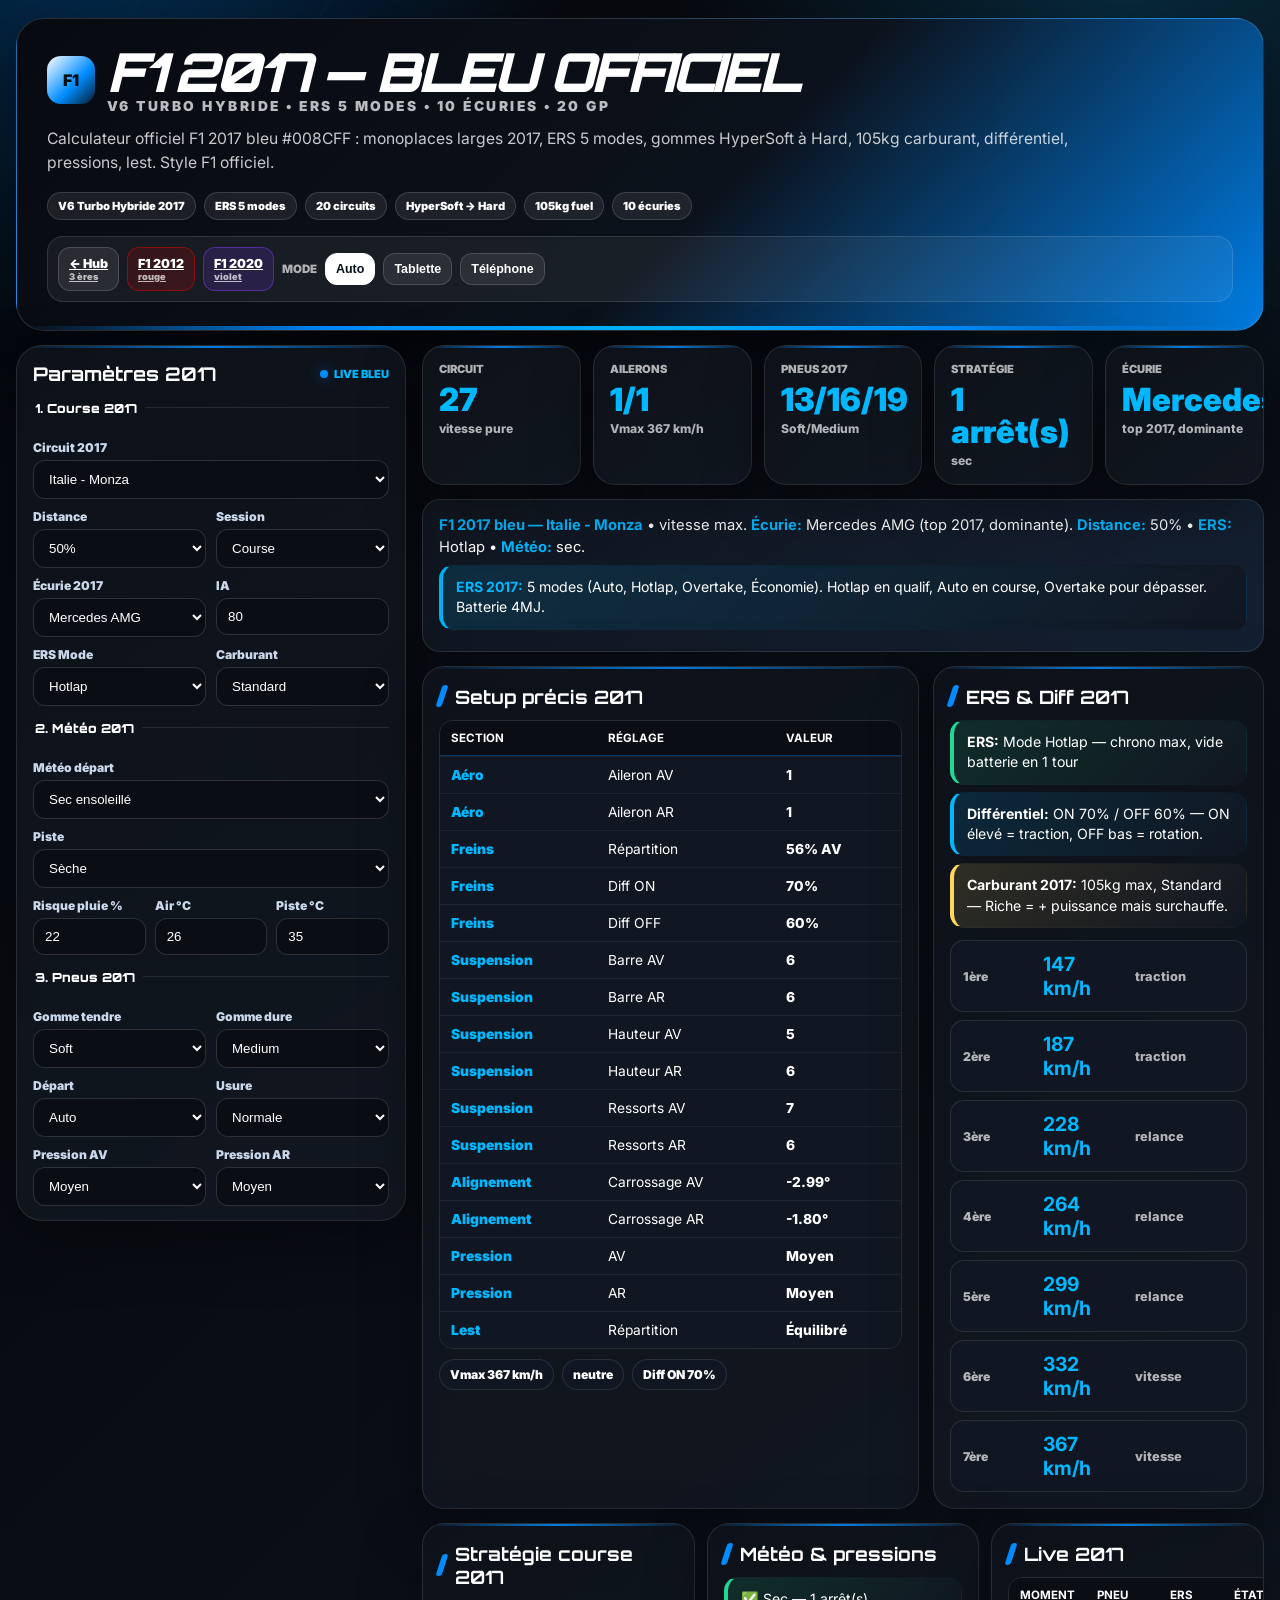
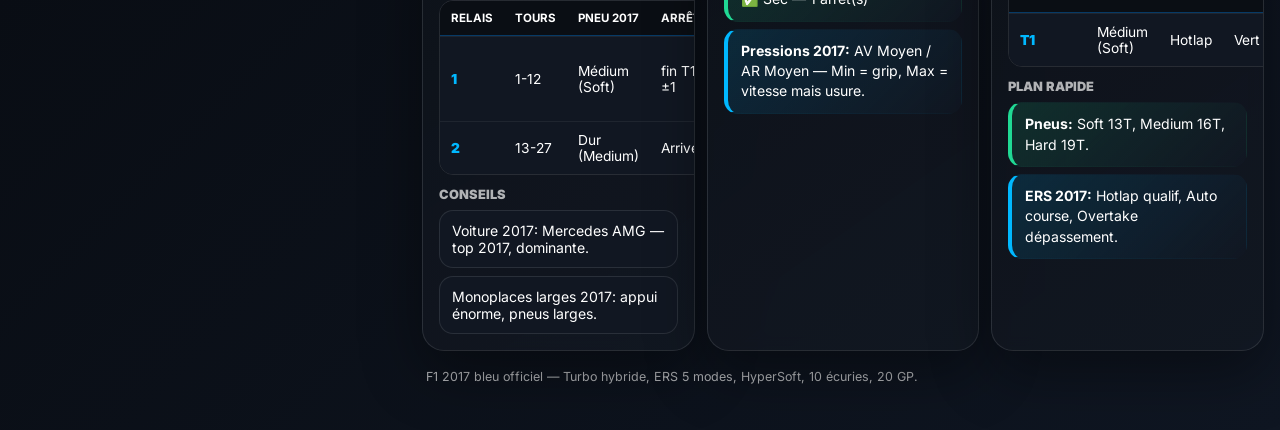
<file: f1-2017.html>
<!doctype html>
<html lang="fr">
<head>
<meta charset="utf-8"/>
<meta name="viewport" content="width=device-width, initial-scale=1"/>
<meta name="theme-color" content="#05070d"/>
<title>F1 2017 — Setup Optimal Bleu Officiel</title>
<link href="https://fonts.googleapis.com/css2?family=Orbitron:wght@800;900&family=Inter:wght@600;800;900&display=swap" rel="stylesheet">
<style>
:root{
--f1-red:#008cff;--f1-red-2:#00b8ff;--f1-black:#05070d;--f1-carbon:#0e121a;
--f1-muted:rgba(255,255,255,.68);--line:rgba(255,255,255,.12);
--shadow:0 20px 60px rgba(0,0,0,.40);--radius:22px;
--accent:#008cff;--accent2:#00b8ff;
}
*{box-sizing:border-box}html{color-scheme:dark;scroll-behavior:smooth}
body{
margin:0;font-family:Inter,system-ui,Segoe UI,Arial,sans-serif;color:#fff;
background:
radial-gradient(circle at 8% -6%,rgba(0,140,255,.32),transparent 30rem),
radial-gradient(circle at 88% 0%,rgba(0,184,255,.18),transparent 28rem),
linear-gradient(135deg,#05060a 0%,#090d14 48%,#0f1622 100%);
overflow-x:hidden;min-height:100vh;
}
body:before{content:"";position:fixed;inset:0;pointer-events:none;z-index:-1;opacity:.14;
background:linear-gradient(120deg,transparent 0 46%,rgba(255,255,255,.08) 46.4% 46.8%,transparent 47.2%),linear-gradient(90deg,rgba(0,140,255,.10),transparent 42%);
background-size:190px 190px,100% 100%;
}
header,main{position:relative;z-index:1}
header{max-width:1440px;margin:18px auto 14px;padding:0 16px}
.hero{
position:relative;overflow:hidden;border-radius:28px;padding:28px 30px;color:#fff;
background:linear-gradient(135deg,rgba(8,10,16,.98),rgba(12,18,28,.96) 56%,rgba(0,140,255,.88));
border:1px solid rgba(255,255,255,.14);box-shadow:var(--shadow);
}
.hero:before{content:"";position:absolute;left:0;right:0;bottom:0;height:4px;background:linear-gradient(90deg,transparent,#008cff,#00b8ff,#008cff,transparent)}
.title-line{display:flex;align-items:center;gap:12px;flex-wrap:wrap}
.logo-mark{width:48px;height:48px;border-radius:14px;background:linear-gradient(135deg,#fff,#008cff 58%,#0a1a2e);display:grid;place-items:center;color:#06101a;font-weight:1000}
h1{margin:0;font-family:Orbitron;font-size:clamp(1.9rem,4.2vw,3.8rem);letter-spacing:-.06em;line-height:.92;font-weight:1000;font-style:italic}
.h1-sub{display:block;margin-top:4px;font-family:Inter;font-size:.86rem;letter-spacing:.18em;text-transform:uppercase;color:rgba(255,255,255,.72);font-style:normal;font-weight:900}
.hero p{margin:14px 0 0;max-width:1080px;color:rgba(255,255,255,.78);line-height:1.55;font-size:.98rem}
.badges{display:flex;gap:8px;flex-wrap:wrap;margin-top:16px}
.badge{padding:6px 10px;border-radius:999px;background:rgba(255,255,255,.08);border:1px solid rgba(255,255,255,.14);font-size:.70rem;font-weight:900}
.screen-controls{display:flex;align-items:center;gap:8px;flex-wrap:wrap;margin-top:16px;padding:10px;border-radius:16px;background:rgba(255,255,255,.06);border:1px solid rgba(255,255,255,.12)}
.screen-label{font-size:.72rem;font-weight:1000;color:rgba(255,255,255,.66);text-transform:uppercase}
.screen-btn{border:1px solid rgba(255,255,255,.16);background:rgba(255,255,255,.08);color:#fff;border-radius:12px;padding:8px 10px;font-weight:900;cursor:pointer;font-size:.78rem}
.screen-btn.active{background:#fff;color:#06101a;border-color:#fff}
.screen-btn small{display:block;font-size:.58rem;opacity:.7}
main{max-width:1440px;margin:0 auto 42px;padding:0 16px;display:grid;grid-template-columns:390px 1fr;gap:16px}
aside,.card{color:#fff;background:linear-gradient(145deg,rgba(14,18,26,.94),rgba(18,24,34,.88));border:1px solid rgba(255,255,255,.11);box-shadow:var(--shadow);backdrop-filter:blur(8px);overflow:hidden;position:relative}
aside{border-radius:26px;padding:16px;position:sticky;top:12px;align-self:start;max-height:calc(100vh - 24px);overflow:auto}
.card{border-radius:var(--radius);padding:16px}
.card:before,aside:before{content:"";position:absolute;inset:0 0 auto 0;height:2px;background:linear-gradient(90deg,transparent,rgba(0,140,255,.88),transparent)}
.aside-head{display:flex;align-items:center;justify-content:space-between;gap:10px;margin-bottom:8px}
.aside-head h2{margin:0;font-size:1.18rem;font-family:Orbitron}
.live-dot{display:inline-flex;align-items:center;gap:6px;font-size:.70rem;font-weight:1000;color:var(--accent2)}
.live-dot:before{content:"";width:8px;height:8px;border-radius:50%;background:var(--accent);box-shadow:0 0 14px rgba(0,140,255,.6)}
fieldset{border:0;border-top:1px solid rgba(255,255,255,.10);margin:14px 0 0;padding:14px 0 0}
legend{font-weight:1000;padding-right:8px;color:#fff;font-family:Orbitron;font-size:.78rem}
label{display:block;font-size:.76rem;font-weight:900;margin:10px 0 5px;color:#c8d8ea}
.hint{font-size:.70rem;color:var(--f1-muted);margin-top:5px;line-height:1.35}
select,input[type=number],input[type=range]{width:100%;border:1px solid rgba(255,255,255,.14);background:#0a0e14;color:#fff;border-radius:12px;padding:10px 11px;outline:none}
select:focus,input:focus{border-color:rgba(0,140,255,.70);box-shadow:0 0 0 3px rgba(0,140,255,.18)}
input[type=range]{padding:0;accent-color:var(--accent)}
input[type=checkbox]{accent-color:var(--accent)}
.row2{display:grid;grid-template-columns:1fr 1fr;gap:10px}
.row3{display:grid;grid-template-columns:1fr 1fr 1fr;gap:9px}
.checkline{display:flex;gap:8px;align-items:flex-start;margin:7px 0;font-weight:700;color:#b9cde0;font-size:.82rem}
.content{display:grid;gap:14px}
.metrics{display:grid;grid-template-columns:repeat(5,minmax(0,1fr));gap:12px}
.metric{min-height:108px}
.metric .k{font-size:.70rem;color:var(--f1-muted);font-weight:1000;text-transform:uppercase}
.metric .v{font-size:2rem;line-height:1;margin-top:8px;color:var(--accent2);font-weight:1000}
.metric .s{font-size:.76rem;color:var(--f1-muted);margin-top:5px;font-weight:800}
h2.section-title{display:flex;align-items:center;gap:10px;margin:2px 0 12px;font-size:1.15rem;font-family:Orbitron}
.slash{height:22px;width:6px;border-radius:99px;background:var(--accent);transform:skewX(-18deg)}
.summary{border-radius:18px;padding:14px 16px;background:linear-gradient(135deg,rgba(18,24,34,.96),rgba(22,36,56,.82));border:1px solid rgba(255,255,255,.12);line-height:1.5;font-size:.92rem}
.summary b{color:var(--accent2)}
.two-col{display:grid;grid-template-columns:1.2fr .8fr;gap:14px}
.three-col{display:grid;grid-template-columns:repeat(3,1fr);gap:12px}
table{width:100%;border-collapse:separate;border-spacing:0;overflow:hidden;border-radius:14px;border:1px solid rgba(255,255,255,.10);font-size:.86rem}
th{background:#0a0e14;color:#fff;text-align:left;padding:10px 11px;font-size:.72rem;text-transform:uppercase;border-bottom:1px solid rgba(0,140,255,.35)}
td{background:#111722;color:#fff;padding:10px 11px;border-top:1px solid rgba(255,255,255,.06)}
td:last-child{font-weight:800}
.section-cell{font-weight:1000;color:var(--accent2)}
.gear-list{display:grid;gap:8px}
.gear-line{display:grid;grid-template-columns:70px 1fr 1.2fr;gap:10px;align-items:center;padding:11px 12px;border-radius:14px;background:#111722;border:1px solid rgba(255,255,255,.10)}
.gear-line .rapport{font-size:.76rem;color:var(--f1-muted);font-weight:1000}
.gear-line b{font-size:1.22rem;color:var(--accent2)}
.gear-line small{color:var(--f1-muted);font-weight:800;font-size:.80rem}
.box{border-radius:14px;padding:11px 13px;margin:7px 0;line-height:1.45;border:1px solid transparent;font-size:.88rem}
.ok{background:linear-gradient(135deg,rgba(32,217,148,.14),#111722);border-left:4px solid #20d994;color:#fff}
.warn{background:linear-gradient(135deg,rgba(255,215,90,.14),#111722);border-left:4px solid #ffd75a;color:#fff}
.danger{background:linear-gradient(135deg,rgba(0,140,255,.18),#111722);border-left:4px solid var(--accent);color:#fff}
.info{background:linear-gradient(135deg,rgba(0,184,255,.14),#111722);border-left:4px solid var(--accent2);color:#fff}
.pill-row{display:flex;flex-wrap:wrap;gap:8px;margin-top:10px}
.pill{display:inline-flex;align-items:center;gap:6px;padding:7px 10px;border-radius:999px;background:#111722;border:1px solid rgba(255,255,255,.10);font-size:.76rem;font-weight:900;color:#fff}
.phrase-list{display:grid;gap:8px}
.phrase{padding:11px 12px;border-radius:14px;background:#111722;border:1px solid rgba(255,255,255,.10);font-size:.88rem}
.mini-title{font-size:.80rem;color:var(--f1-muted);font-weight:1000;text-transform:uppercase;margin:12px 0 8px}
.btn-row{display:flex;flex-wrap:wrap;gap:8px;margin:10px 0}
.btn{border:0;border-radius:12px;padding:10px 13px;background:#0a0e14;color:#fff;font-weight:1000;cursor:pointer;border:1px solid rgba(255,255,255,.12)}
.btn-red{background:var(--accent);border-color:var(--accent)}
.live-grid{display:grid;grid-template-columns:repeat(4,1fr);gap:10px}
.footer{color:var(--f1-muted);font-size:.78rem;padding:4px}
@media(max-width:1120px){main{grid-template-columns:1fr}aside{position:static;max-height:none}.metrics{grid-template-columns:repeat(2,1fr)}.two-col,.three-col{grid-template-columns:1fr}.live-grid{grid-template-columns:1fr 1fr}}
@media(max-width:640px){main{padding:0 10px}header{padding:0 10px}.metrics{grid-template-columns:1fr}.row2,.row3,.live-grid{grid-template-columns:1fr}.hero{padding:20px 16px}}
</style>
</head>
<body>
<header>
<div class="hero">
<div class="title-line"><div class="logo-mark">F1</div><div><h1>F1 2017 — BLEU OFFICIEL<span class="h1-sub">V6 Turbo Hybride • ERS 5 modes • 10 écuries • 20 GP</span></h1></div></div>
<p>Calculateur officiel F1 2017 bleu #008CFF : monoplaces larges 2017, ERS 5 modes, gommes HyperSoft à Hard, 105kg carburant, différentiel, pressions, lest. Style F1 officiel.</p>
<div class="badges"><span class="badge">V6 Turbo Hybride 2017</span><span class="badge">ERS 5 modes</span><span class="badge">20 circuits</span><span class="badge">HyperSoft → Hard</span><span class="badge">105kg fuel</span><span class="badge">10 écuries</span></div>
<div class="screen-controls" id="screenControls">
<a class="screen-btn" href="index.html">← Hub<small>3 ères</small></a>
<a class="screen-btn" href="f1-2012.html" style="border-color:rgba(225,6,0,.5);background:rgba(225,6,0,.16)">F1 2012<small>rouge</small></a>
<a class="screen-btn" href="f1-2020.html" style="border-color:rgba(124,58,237,.5);background:rgba(124,58,237,.18)">F1 2020<small>violet</small></a>
<span class="screen-label">Mode</span>
<button class="screen-btn active" data-screen="auto">Auto</button>
<button class="screen-btn" data-screen="tablet">Tablette</button>
<button class="screen-btn" data-screen="phone">Téléphone</button>
</div>
</div>
</header>
<main>
<aside>
<div class="aside-head"><h2>Paramètres 2017</h2><span class="live-dot">LIVE BLEU</span></div>

<fieldset><legend>1. Course 2017</legend>
<label for="circuit">Circuit 2017</label><select id="circuit"></select>
<div class="row2"><div><label for="distance">Distance</label><select id="distance"><option value="25">25%</option><option value="50" selected>50%</option><option value="100">100%</option></select></div><div><label for="session">Session</label><select id="session"><option>Course</option><option>Qualif + Course</option><option>Carrière</option><option>En ligne</option></select></div></div>
<div class="row2"><div><label for="team">Écurie 2017</label><select id="team"></select></div><div><label for="ai">IA</label><input id="ai" type="number" min="0" max="110" value="80"></div></div>
<div class="row2"><div><label for="ers">ERS Mode</label><select id="ers"><option>Auto</option><option selected>Hotlap</option><option>Overtake</option><option>Économie</option></select></div><div><label for="fuel">Carburant</label><select id="fuel"><option>Standard</option><option>Riche</option><option>Pauvre</option></select></div></div>
</fieldset>

<fieldset><legend>2. Météo 2017</legend>
<label for="weather">Météo départ</label><select id="weather"><option>Sec ensoleillé</option><option>Sec couvert</option><option>Variable / menaçant</option><option>Bruine</option><option>Pluie légère</option><option>Pluie moyenne</option><option>Pluie forte</option></select>
<label for="trackState">Piste</label><select id="trackState"><option>Sèche</option><option>Verte / froide</option><option>Humide hors trajectoire</option><option>Humide</option><option>Très humide</option><option>Détrempée</option></select>
<div class="row3"><div><label for="rain">Risque pluie %</label><input id="rain" type="number" min="0" max="100" value="22"></div><div><label for="air">Air °C</label><input id="air" type="number" min="5" max="45" value="26"></div><div><label for="track">Piste °C</label><input id="track" type="number" min="10" max="62" value="35"></div></div>
</fieldset>

<fieldset><legend>3. Pneus 2017</legend>
<div class="row2"><div><label for="optionTyre">Gomme tendre</label><select id="optionTyre"><option>HyperSoft</option><option>UltraSoft</option><option>SuperSoft</option><option selected>Soft</option><option>Medium</option><option>Hard</option></select></div><div><label for="primeTyre">Gomme dure</label><select id="primeTyre"><option>UltraSoft</option><option>SuperSoft</option><option>Soft</option><option selected>Medium</option><option>Hard</option></select></div></div>
<div class="row2"><div><label for="startTyre">Départ</label><select id="startTyre"><option selected>Auto</option><option>Tendre</option><option>Médium</option><option>Dur</option><option>Intermédiaires</option><option>Pluie</option></select></div><div><label for="wear">Usure</label><select id="wear"><option>Faible</option><option selected>Normale</option><option>Forte</option><option>Très forte</option></select></div></div>
<div class="row2"><div><label for="pressF">Pression AV</label><select id="pressF"><option>Min</option><option selected>Moyen</option><option>Max</option></select></div><div><label for="pressR">Pression AR</label><select id="pressR"><option>Min</option><option selected>Moyen</option><option>Max</option></select></div></div>
</fieldset>

<fieldset><legend>4. Style 2017</legend>
<label for="over">Survirage : <span id="overLabel"></span></label><input id="over" type="range" min="-3" max="3" value="0">
<label for="aeroBias">Vitesse ↔ Appui : <span id="aeroLabel"></span></label><input id="aeroBias" type="range" min="-5" max="5" value="0">
<label for="aggr">Agressivité : <span id="aggrLabel"></span></label><input id="aggr" type="range" min="0" max="10" value="6">
<label class="checkline"><input id="stableBraking" type="checkbox" checked> Stable au freinage 2017</label>
</fieldset>

<fieldset><legend>5. Live course</legend>
<div class="row2"><div><label for="liveLap">Tour actuel</label><input id="liveLap" type="number" min="1" value="1"></div><div><label for="liveTyreColor">Couleur pneus</label><select id="liveTyreColor"><option>Vert</option><option>Jaune</option><option>Orange</option><option>Rouge</option></select></div></div>
<div class="row2"><div><label for="liveWeather">Météo réelle</label><select id="liveWeather"><option>Comme prévu</option><option>Pluie légère</option><option>Pluie forte</option><option>Sec</option></select></div><div><label for="liveErs">ERS batterie</label><select id="liveErs"><option>100%</option><option>60%</option><option>20% / Vide</option></select></div></div>
</fieldset>
</aside>

<section class="content">
<div class="metrics" id="metrics"></div>
<div class="summary" id="summary"></div>
<div class="two-col">
<div class="card"><h2 class="section-title"><span class="slash"></span>Setup précis 2017</h2><div id="setupTable"></div><div class="pill-row" id="setupPills"></div></div>
<div class="card"><h2 class="section-title"><span class="slash"></span>ERS & Diff 2017</h2><div id="ersBox"></div><div id="gearBox" style="margin-top:12px"></div></div>
</div>
<div class="three-col">
<div class="card"><h2 class="section-title"><span class="slash"></span>Stratégie course 2017</h2><div id="strategyTable"></div><div class="mini-title">Conseils</div><div id="racePhrases" class="phrase-list"></div></div>
<div class="card"><h2 class="section-title"><span class="slash"></span>Météo & pressions</h2><div id="weatherAdvice"></div></div>
<div class="card"><h2 class="section-title"><span class="slash"></span>Live 2017</h2><div id="liveStrategy"></div><div class="mini-title">Plan rapide</div><div id="quickPlan"></div></div>
</div>
<div class="footer">F1 2017 bleu officiel — Turbo hybride, ERS 5 modes, HyperSoft, 10 écuries, 20 GP.</div>
</section>
</main>
<script>
const circuits={
"Australie - Melbourne":{laps:58,profile:"mixte",fw:6,rw:6,top:334,stress:3,front:3,rear:3,brake:3,bump:2,kerb:2,over:2,pit:22,range:"UltraSoft-Soft",notes:"traction, DRS"},
"Chine - Shanghai":{laps:56,profile:"mixte",fw:6,rw:6,top:340,stress:3,front:4,rear:3,brake:3,bump:1,kerb:1,over:3,pit:21.5,range:"Soft-Medium",notes:"T1 long"},
"Bahreïn - Sakhir":{laps:57,profile:"traction",fw:5,rw:5,top:338,stress:4,front:3,rear:4,brake:4,bump:2,kerb:2,over:3,pit:22,range:"Soft-Medium",notes:"traction arrière"},
"Russie - Sotchi":{laps:53,profile:"mixte",fw:6,rw:6,top:338,stress:3,front:4,rear:3,brake:3,bump:2,kerb:2,over:2,pit:22,range:"UltraSoft-Soft",notes:"T3"},
"Espagne - Catalunya":{laps:66,profile:"aéro",fw:8,rw:8,top:326,stress:4,front:5,rear:3,brake:3,bump:1,kerb:2,over:1,pit:21,range:"Soft-Medium",notes:"référence aéro"},
"Monaco - Monte-Carlo":{laps:78,profile:"urbain lent",fw:11,rw:11,top:296,stress:2,front:2,rear:3,brake:3,bump:5,kerb:5,over:1,pit:24,range:"UltraSoft-HyperSoft",notes:"appui max"},
"Canada - Montréal":{laps:70,profile:"vitesse freinage",fw:4,rw:3,top:352,stress:3,front:2,rear:3,brake:5,bump:4,kerb:4,over:3,pit:20,range:"UltraSoft-SuperSoft",notes:"freinages"},
"Azerbaïdjan - Bakou":{laps:51,profile:"vitesse urbain",fw:3,rw:2,top:360,stress:3,front:2,rear:3,brake:5,bump:4,kerb:4,over:3,pit:20.5,range:"Soft-Medium",notes:"2.2km straight"},
"Autriche - Spielberg":{laps:71,profile:"traction",fw:5,rw:5,top:340,stress:3,front:3,rear:3,brake:4,bump:2,kerb:2,over:3,pit:20,range:"UltraSoft-SuperSoft",notes:"3 DRS"},
"Grande-Bretagne - Silverstone":{laps:52,profile:"haute vitesse",fw:7,rw:7,top:334,stress:5,front:5,rear:3,brake:2,bump:2,kerb:2,over:2,pit:22,range:"Soft-Medium",notes:"rapides"},
"Hongrie - Hungaroring":{laps:70,profile:"aéro lent",fw:10,rw:10,top:310,stress:3,front:3,rear:4,brake:3,bump:2,kerb:3,over:1,pit:22.5,range:"Soft-Medium",notes:"appui"},
"Belgique - Spa":{laps:44,profile:"haute vitesse",fw:4,rw:4,top:356,stress:4,front:4,rear:3,brake:3,bump:3,kerb:3,over:3,pit:21,range:"Soft-Medium",notes:"Kemmel"},
"Italie - Monza":{laps:53,profile:"vitesse pure",fw:1,rw:1,top:364,stress:3,front:2,rear:3,brake:5,bump:3,kerb:4,over:3,pit:19.5,range:"SuperSoft-Medium",notes:"vitesse max"},
"Singapour - Marina Bay":{laps:61,profile:"urbain traction",fw:10,rw:10,top:306,stress:4,front:3,rear:5,brake:4,bump:4,kerb:4,over:1,pit:25,range:"HyperSoft-UltraSoft",notes:"23 virages"},
"Malaisie - Sepang":{laps:56,profile:"aéro chaud",fw:7,rw:7,top:330,stress:5,front:4,rear:4,brake:3,bump:2,kerb:2,over:3,pit:22.5,range:"Soft-Medium",notes:"chaud"},
"Japon - Suzuka":{laps:53,profile:"aéro technique",fw:8,rw:8,top:336,stress:4,front:5,rear:3,brake:3,bump:2,kerb:2,over:2,pit:21.5,range:"Soft-Medium",notes:"S rapides"},
"États-Unis - Austin":{laps:56,profile:"aéro mixte",fw:7,rw:7,top:338,stress:4,front:4,rear:3,brake:3,bump:3,kerb:3,over:2,pit:22,range:"UltraSoft-SuperSoft",notes:"bosselé"},
"Mexique - Mexico":{laps:71,profile:"aéro altitude",fw:8,rw:8,top:352,stress:3,front:3,rear:4,brake:3,bump:2,kerb:2,over:2,pit:22,range:"SuperSoft-Soft",notes:"altitude"},
"Brésil - Interlagos":{laps:71,profile:"mixte bosselé",fw:7,rw:7,top:330,stress:4,front:4,rear:4,brake:3,bump:4,kerb:3,over:2,pit:21,range:"Soft-Medium",notes:"bosses"},
"Abu Dhabi - Yas Marina":{laps:55,profile:"traction mixte",fw:6,rw:7,top:334,stress:3,front:3,rear:4,brake:4,bump:2,kerb:2,over:3,pit:21,range:"UltraSoft-SuperSoft",notes:"soir"}
};
const teams={"Mercedes AMG":{level:5,top:3,wear:-0.5,label:"top 2017, dominante"},"Ferrari":{level:5,top:2,wear:-0.3,label:"top, traction"},"Red Bull Racing":{level:4,top:1,wear:-0.2,label:"aéro, appui"},"Force India":{level:3,top:1,wear:0,label:"milieu rapide"},"Williams":{level:3,top:2,wear:0.1,label:"vitesse"},"McLaren Honda":{level:2,top:-1,wear:0.3,label:"2017 difficile"},"Toro Rosso":{level:2,top:0,wear:0.1,label:"agile"},"Haas Ferrari":{level:2,top:0,wear:0.2,label:"freinage"},"Renault":{level:3,top:0,wear:0,label:"équilibrée"},"Sauber Ferrari":{level:1,top:-1,wear:0.4,label:"bas grille"}};
const q=id=>document.getElementById(id);
const clamp=(v,a,b)=>Math.max(a,Math.min(b,v));
const cInt=v=>Math.round(clamp(v,1,11));
function vals(){
return {
circuit:q("circuit").value,distance:Number(q("distance").value),team:q("team").value,ai:Number(q("ai").value),ers:q("ers").value,fuel:q("fuel").value,
weather:q("weather").value,trackState:q("trackState").value,rain:Number(q("rain").value),air:Number(q("air").value),track:Number(q("track").value),
option:q("optionTyre").value,prime:q("primeTyre").value,startTyre:q("startTyre").value,wear:q("wear").value,pressF:q("pressF").value,pressR:q("pressR").value,
over:Number(q("over").value),aero:Number(q("aeroBias").value),aggr:Number(q("aggr").value),stableBraking:q("stableBraking").checked,
liveLap:Number(q("liveLap").value),liveTyreColor:q("liveTyreColor").value,liveWeather:q("liveWeather").value,liveErs:q("liveErs").value
};
}
function wetness(i){
let wb={"Sec ensoleillé":0,"Sec couvert":0.05,"Variable / menaçant":0.35,"Bruine":0.7,"Pluie légère":1.0,"Pluie moyenne":1.45,"Pluie forte":2.0}[i.weather]||0;
let sb={"Sèche":0,"Verte / froide":0.05,"Humide hors trajectoire":0.55,"Humide":1.0,"Très humide":1.45,"Détrempée":2.0}[i.trackState]||0;
return clamp(Math.max(wb,sb),0,2.4);
}
function raceLaps(n,d){return Math.max(3,Math.round(circuits[n].laps*d/100));}
function overText(v){return {"-3":"très stable","-2":"stable","-1":"légèrement stable","0":"neutre","1":"léger survirage","2":"survirage marqué","3":"très survireuse"}[String(v)]||"neutre";}
function aeroText(v){if(v<=-4)return"vitesse max";if(v<=-2)return"priorité vitesse";if(v===0)return"compromis";if(v<=2)return"priorité appui";return"appui max";}
function calcSetup(i){
const c=circuits[i.circuit]; const wet=wetness(i); const shift=Math.round(i.aero/2.2);
let fw=c.fw+shift+(wet>=.75?1:0), rw=c.rw+shift+(wet>=.75?1:0)+(wet>=.85?1:0);
if(i.over>0){fw+=Math.ceil(i.over/2); rw-=Math.max(0,Math.floor(i.over/2));}
if(i.over<0){fw-=Math.max(0,Math.floor(Math.abs(i.over)/2)); rw+=Math.ceil(Math.abs(i.over)/2);}
fw=cInt(fw); rw=cInt(rw);
let top=Math.round(clamp(c.top - ((fw+rw)-(c.fw+c.rw))*2.6 - wet*6 + Math.max(0,-i.aero)*1.8,288,368)) + (teams[i.team]?.top||0);
let arbF=cInt(6 + (c.bump<=2?1:0) - (wet>=.85?1:0) - Math.round(i.over/2));
let arbR=cInt(6 - (wet>=.85?1:0) + Math.round(i.over/2));
let hF=cInt(3 + (c.bump>=3?1:0) + (c.kerb>=4?1:0) + (wet>=.85?1:0));
let hR=cInt(hF+1);
let sF=cInt(7 - (wet>=.85?2:0)), sR=cInt(6 - (c.profile.includes("traction")?1:0) - (wet>=.85?2:0));
let brakeFront=clamp(Math.round(54 + (c.brake>=4?1:0) + (wet>=.85?1:0) + (i.stableBraking?1:0)),52,58);
let diffOn=clamp(70 + (c.profile.includes("traction")?10:0) - (wet>=.85?15:0) + (i.over>0?5:0),50,90);
let diffOff=clamp(60 + (wet>=.85?8:0) - (i.over>0?5:0),45,85);
let camF=(-3.20 - .04*((fw+rw)/2 + c.front*.4 -7)).toFixed(2);
let camR=(-1.80 - .04*(c.rear-3)).toFixed(2);
return {fw,rw,top,arbF,arbR,hF,hR,sF,sR,brakeFront,brakeRear:100-brakeFront,diffOn,diffOff,camF,camR,toeF:".05",toeR:".20",gears:[.40,.51,.62,.72,.815,.905,1].map(r=>Math.round(clamp(top*r,110,368))),wet};
}
function tyreLife(i){
const c=circuits[i.circuit]; let stress=c.stress + (teams[i.team]?.wear||0) + ({"Faible":-1,"Normale":0,"Forte":1,"Très forte":2}[i.wear]||0) + (i.track>=42?1:0);
stress=Math.round(clamp(stress,1,6)); const base={1:27,2:25,3:22,4:19,5:16,6:13}[stress]; const scale={25:.38,50:.62,100:1}[i.distance];
const soft=Math.max(5,Math.round((base-1)*scale)); const med=Math.max(soft+3,Math.round((base+4)*scale)); const hard=Math.max(med+3,Math.round((base+9)*scale));
return {stress,soft,med,hard,inter:Math.max(6,Math.round(19*scale)),wet:Math.max(7,Math.round(23*scale))};
}
function strategy(i,life){
const total=raceLaps(i.circuit,i.distance); const wet=wetness(i);
if(wet>=1.55) return {mode:"pluie",stints:[{relai:1,tours:`1-${total}`,pneu:"Pluie",fenetre:"Arrivée",consigne:"Full Wet, ERS Économie"}],summary:"Pluie"};
if(wet>=.62) return {mode:"inter",stints:[{relai:1,tours:`1-${total}`,pneu:"Intermédiaires",fenetre:"Arrivée",consigne:"Inters"}],summary:"Inters"};
let seq=i.startTyre==="Dur"?["Dur","Médium"]:i.startTyre==="Tendre"?["Tendre","Médium"]:["Médium","Dur"];
if(life.soft+life.med<total) seq=["Tendre","Médium","Dur"];
const lives={Tendre:life.soft,Médium:life.med,Dur:life.hard}; const sum=seq.reduce((s,t)=>s+lives[t],0);
const raw=seq.map(t=>total*lives[t]/sum); let len=raw.map(v=>Math.max(3,Math.round(v))); let diff=total-len.reduce((a,b)=>a+b,0);
let g=0; while(diff!==0&&g++<100){if(diff>0){len[0]++; diff--;}else{let idx=len.findIndex(v=>v>3); if(idx<0)break; len[idx]--; diff++;}}
let stints=[],start=1; seq.forEach((tyre,idx)=>{const end=start+len[idx]-1; stints.push({relai:idx+1,tours:`${start}-${end}`,pneu:`${tyre} (${tyre==="Tendre"?i.option:tyre==="Dur"?i.prime:i.option})`,fenetre:idx===seq.length-1?"Arrivée":`fin T${end} ±1`,consigne:idx===0?"Départ propre, ERS Hotlap":"Relais"}); start=end+1;});
return {mode:"sec",stints,summary:`${stints.length-1} arrêt(s)`};
}
function renderTable(rows,heads){return `<table><thead><tr>${heads.map(h=>`<th>${h}</th>`).join("")}</tr></thead><tbody>${rows.map(r=>`<tr>${r.map((x,idx)=>`<td class="${idx===0?'section-cell':''}">${x}</td>`).join("")}</tr>`).join("")}</tbody></table>`;}
function render(){
const i=vals(); const c=circuits[i.circuit]; const setup=calcSetup(i); const life=tyreLife(i); const strat=strategy(i,life);
q("overLabel").textContent=overText(i.over); q("aeroLabel").textContent=aeroText(i.aero); q("aggrLabel").textContent=i.aggr<=3?"prudente":i.aggr>=8?"attaque":"équilibrée";
q("metrics").innerHTML=[["Circuit",raceLaps(i.circuit,i.distance),c.profile],["Ailerons",`${setup.fw}/${setup.rw}`,`Vmax ${setup.top} km/h`],["Pneus 2017",`${life.soft}/${life.med}/${life.hard}`,`${i.option}/${i.prime}`],["Stratégie",`${strat.stints.length-1} arrêt(s)`,strat.mode],["Écurie",i.team.split(" ")[0],teams[i.team]?.label]].map(m=>`<div class="card metric"><div class="k">${m[0]}</div><div class="v">${m[1]}</div><div class="s">${m[2]}</div></div>`).join("");
q("summary").innerHTML=`<b>F1 2017 bleu — ${i.circuit}</b> • ${c.notes}. <b>Écurie:</b> ${i.team} (${teams[i.team]?.label}). <b>Distance:</b> ${i.distance}% • <b>ERS:</b> ${i.ers} • <b>Météo:</b> ${strat.mode}. <div class="box info"><b>ERS 2017:</b> 5 modes (Auto, Hotlap, Overtake, Économie). Hotlap en qualif, Auto en course, Overtake pour dépasser. Batterie 4MJ.</div>`;
q("setupTable").innerHTML=renderTable([["Aéro","Aileron AV",setup.fw],["Aéro","Aileron AR",setup.rw],["Freins","Répartition",`${setup.brakeFront}% AV`],["Freins","Diff ON",`${setup.diffOn}%`],["Freins","Diff OFF",`${setup.diffOff}%`],["Suspension","Barre AV",setup.arbF],["Suspension","Barre AR",setup.arbR],["Suspension","Hauteur AV",setup.hF],["Suspension","Hauteur AR",setup.hR],["Suspension","Ressorts AV",setup.sF],["Suspension","Ressorts AR",setup.sR],["Alignement","Carrossage AV",`${setup.camF}°`],["Alignement","Carrossage AR",`${setup.camR}°`],["Pression","AV",i.pressF],["Pression","AR",i.pressR],["Lest","Répartition","Équilibré"]],["Section","Réglage","Valeur"]);
q("setupPills").innerHTML=`<span class="pill">Vmax ${setup.top} km/h</span><span class="pill">${overText(i.over)}</span><span class="pill">Diff ON ${setup.diffOn}%</span>`;
q("gearBox").innerHTML=`<div class="gear-list">${setup.gears.map((g,idx)=>`<div class="gear-line"><span class="rapport">${idx+1}ère</span><b>${g} km/h</b><small>${idx<=1?"traction":idx<=4?"relance":"vitesse"}</small></div>`).join("")}</div>`;
q("ersBox").innerHTML=`<div class="box ok"><b>ERS:</b> Mode ${i.ers} — ${i.ers==="Hotlap"?"chrono max, vide batterie en 1 tour":i.ers==="Overtake"?"dépassement, 160ch":"Auto = ECU gère"}</div><div class="box info"><b>Différentiel:</b> ON ${setup.diffOn}% / OFF ${setup.diffOff}% — ON élevé = traction, OFF bas = rotation.</div><div class="box warn"><b>Carburant 2017:</b> 105kg max, ${i.fuel} — Riche = + puissance mais surchauffe.</div>`;
q("strategyTable").innerHTML=renderTable(strat.stints.map(s=>[s.relai,s.tours,s.pneu,s.fenetre,s.consigne]),["Relais","Tours","Pneu 2017","Arrêt","Consigne"]);
q("racePhrases").innerHTML=[`Voiture 2017: ${i.team} — ${teams[i.team]?.label}.`,`Monoplaces larges 2017: appui énorme, pneus larges.`].map(p=>`<div class="phrase">${p}</div>`).join("");
q("weatherAdvice").innerHTML=`<div class="box ${strat.mode==="sec"?"ok":"danger"}">${strat.mode==="sec"?"✅ Sec":"🌧️ "+strat.mode} — ${strat.summary}</div><div class="box info"><b>Pressions 2017:</b> AV ${i.pressF} / AR ${i.pressR} — Min = grip, Max = vitesse mais usure.</div>`;
let liveRows=[[ `T${i.liveLap}`, strat.stints[0].pneu, i.ers, `${i.liveTyreColor}`, `${i.liveWeather}`]];
q("liveStrategy").innerHTML=renderTable(liveRows,["Moment","Pneu","ERS","État","Conseil"]);
q("quickPlan").innerHTML=`<div class="box ok"><b>Pneus:</b> Soft ${life.soft}T, Medium ${life.med}T, Hard ${life.hard}T.</div><div class="box info"><b>ERS 2017:</b> Hotlap qualif, Auto course, Overtake dépassement.</div>`;
}
function init(){
const sel=q("circuit"); Object.keys(circuits).forEach(n=>{const o=document.createElement("option");o.value=n;o.textContent=n;if(n==="Italie - Monza")o.selected=true; sel.appendChild(o);});
const ts=q("team"); Object.keys(teams).forEach(n=>{const o=document.createElement("option");o.value=n;o.textContent=n;if(n==="Mercedes AMG")o.selected=true; ts.appendChild(o);});
document.querySelectorAll("input,select").forEach(el=>el.addEventListener("input",render));
document.getElementById("screenControls").addEventListener("click",e=>{const b=e.target.closest(".screen-btn"); if(b&&b.dataset.screen){document.body.classList.remove("screen-tablet","screen-phone"); if(b.dataset.screen!=="auto") document.body.classList.add(`screen-${b.dataset.screen}`); document.querySelectorAll("#screenControls .screen-btn").forEach(x=>x.classList.toggle("active",x.dataset.screen===b.dataset.screen));}});
render();
}
init();
</script>
</body>
</html>
</file>
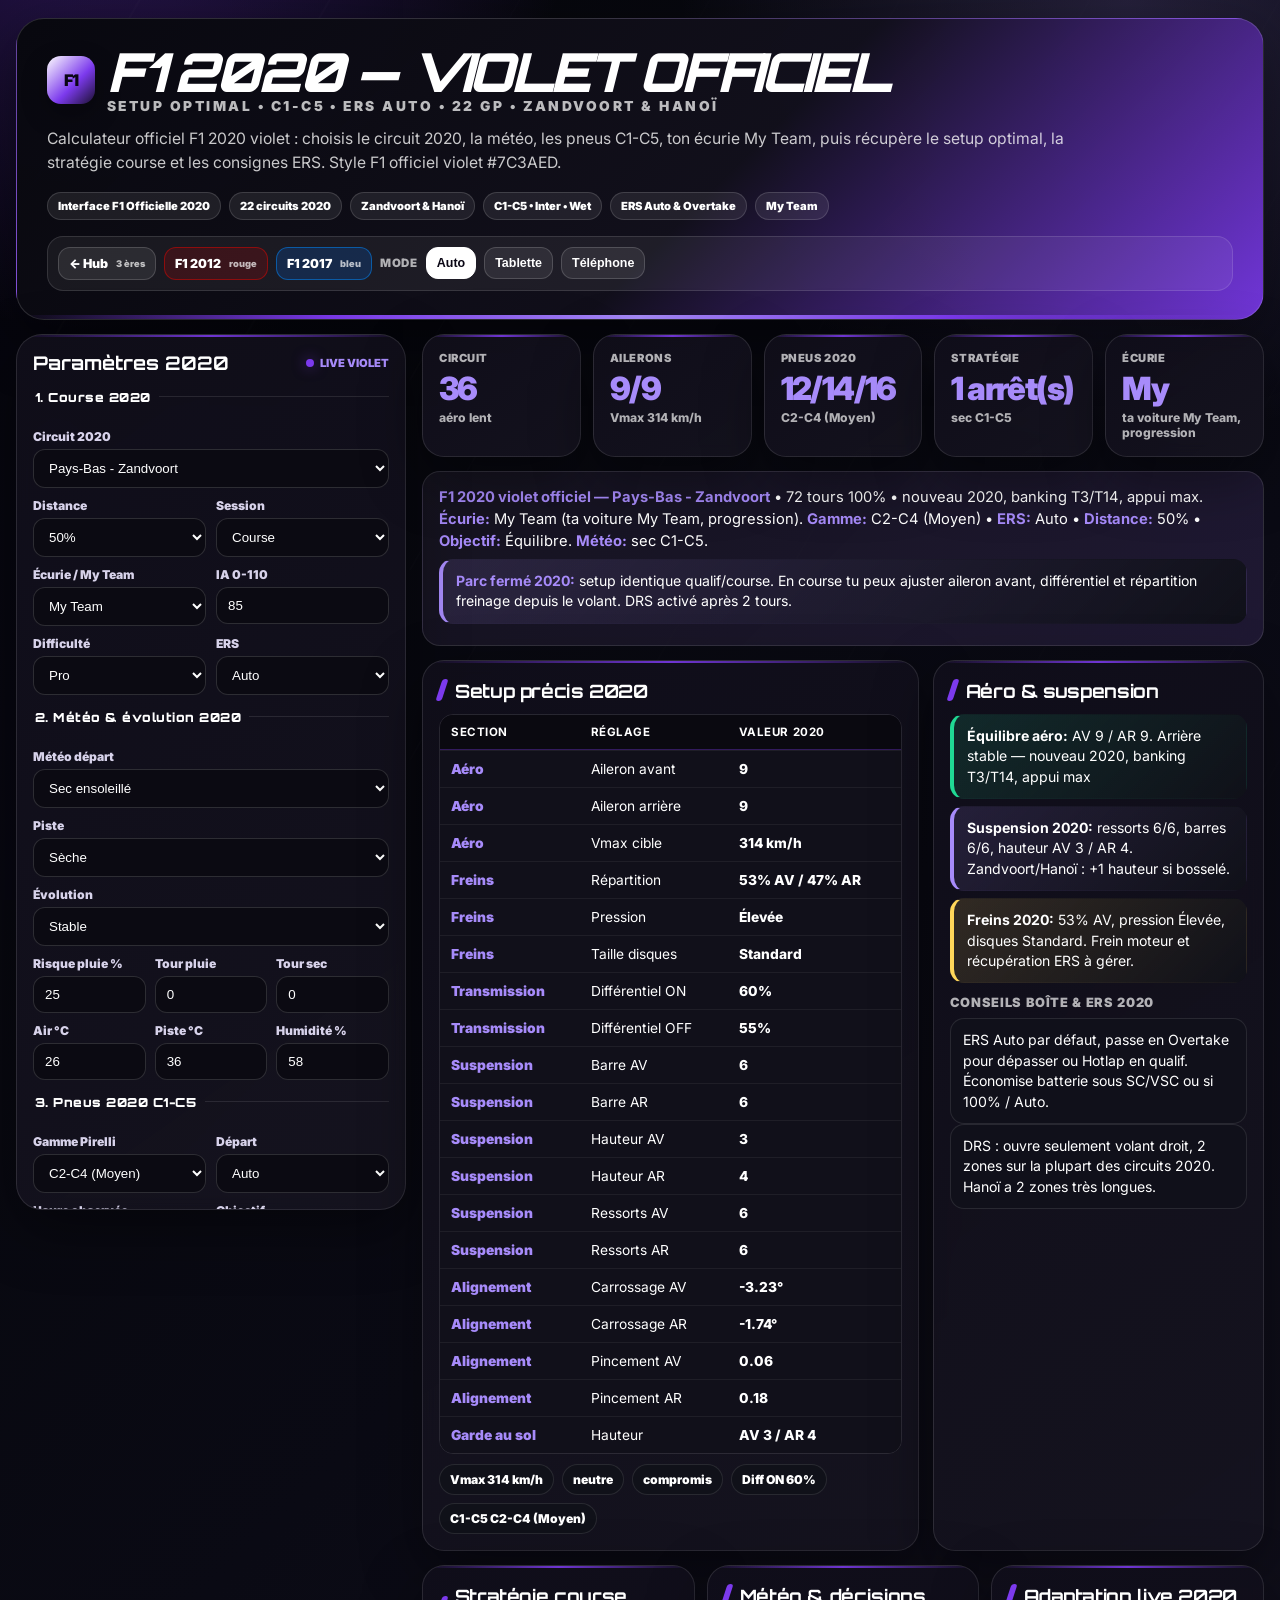
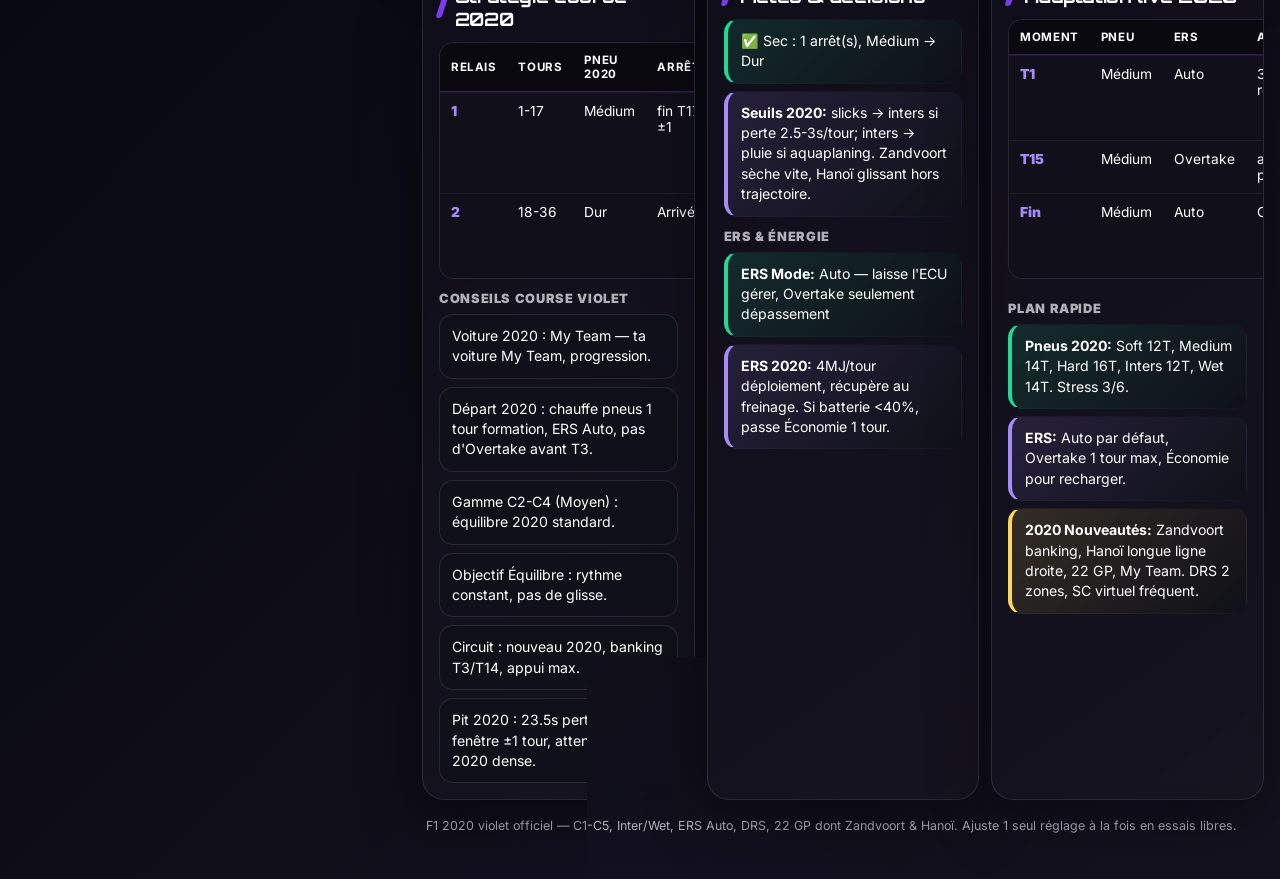
<file: f1-2020.html>
<!doctype html>
<html lang="fr">
<head>
<meta charset="utf-8"/>
<meta name="viewport" content="width=device-width, initial-scale=1"/>
<meta name="theme-color" content="#05070d"/>
<title>F1 2020 — Setup Optimal Violet Officiel</title>
<link href="https://fonts.googleapis.com/css2?family=Orbitron:wght@800;900&family=Inter:wght@600;800;900&display=swap" rel="stylesheet">
<style>
:root{
--f1-red:#7C3AED;--f1-red-2:#A78BFA;--f1-black:#05070d;--f1-carbon:#0f0e1a;
--f1-silver:#d7dbe6;--f1-white:#ffffff;--f1-ink:#ffffff;--f1-muted:rgba(255,255,255,.68);
--f1-blue:#A78BFA;--f1-green:#20d994;--f1-yellow:#ffd75a;--line:rgba(255,255,255,.12);
--shadow:0 20px 60px rgba(0,0,0,.40);--radius:22px;
--accent:#7C3AED;--accent2:#A78BFA;
}
*{box-sizing:border-box}html{color-scheme:dark;scroll-behavior:smooth}
body{
margin:0;font-family:Inter,system-ui,Segoe UI,Arial,sans-serif;color:#fff;
background:
radial-gradient(circle at 8% -6%,rgba(124,58,237,.32),transparent 30rem),
radial-gradient(circle at 88% 0%,rgba(167,139,250,.18),transparent 28rem),
radial-gradient(circle at 50% 120%,rgba(124,58,237,.14),transparent 36rem),
linear-gradient(135deg,#05060a 0%,#0a0a14 48%,#14121f 100%);
overflow-x:hidden;min-height:100vh;
}
body:before{content:"";position:fixed;inset:0;pointer-events:none;z-index:-1;opacity:.14;
background:
linear-gradient(120deg,transparent 0 46%,rgba(255,255,255,.08) 46.4% 46.8%,transparent 47.2%),
linear-gradient(90deg,rgba(124,58,237,.10),transparent 42%);
background-size:190px 190px,100% 100%;
}
header,main{position:relative;z-index:1}
header{max-width:1440px;margin:18px auto 14px;padding:0 16px}
.hero{
position:relative;overflow:hidden;border-radius:28px;padding:28px 30px;color:#fff;
background:linear-gradient(135deg,rgba(8,8,14,.98),rgba(18,16,28,.96) 56%,rgba(124,58,237,.90));
border:1px solid rgba(255,255,255,.14);box-shadow:var(--shadow);
}
.hero:before{content:"";position:absolute;left:0;right:0;bottom:0;height:4px;background:linear-gradient(90deg,transparent,#7C3AED,#A78BFA,#7C3AED,transparent)}
.title-line{display:flex;align-items:center;gap:12px;flex-wrap:wrap}
.logo-mark{width:48px;height:48px;border-radius:14px;background:linear-gradient(135deg,#fff,#7C3AED 58%,#1a102e);display:grid;place-items:center;color:#0a0614;font-weight:1000;letter-spacing:-.08em;box-shadow:0 10px 26px rgba(0,0,0,.30)}
h1{margin:0;font-family:Orbitron;font-size:clamp(1.9rem,4.2vw,3.8rem);letter-spacing:-.06em;line-height:.92;font-weight:1000;font-style:italic}
.h1-sub{display:block;margin-top:4px;font-family:Inter;font-size:.86rem;letter-spacing:.18em;text-transform:uppercase;color:rgba(255,255,255,.72);font-style:normal;font-weight:900}
.hero p{margin:14px 0 0;max-width:1080px;color:rgba(255,255,255,.78);line-height:1.55;font-size:.98rem}
.badges{display:flex;gap:8px;flex-wrap:wrap;margin-top:16px}
.badge{padding:6px 10px;border-radius:999px;background:rgba(255,255,255,.08);border:1px solid rgba(255,255,255,.14);font-size:.70rem;font-weight:900}
.screen-controls{display:flex;align-items:center;gap:8px;flex-wrap:wrap;margin-top:16px;padding:10px;border-radius:16px;background:rgba(255,255,255,.06);border:1px solid rgba(255,255,255,.12)}
.screen-label{font-size:.72rem;font-weight:1000;color:rgba(255,255,255,.66);text-transform:uppercase;letter-spacing:.06em}
.screen-btn{border:1px solid rgba(255,255,255,.16);background:rgba(255,255,255,.08);color:#fff;border-radius:12px;padding:8px 10px;font-weight:900;cursor:pointer;font-size:.78rem}
.screen-btn.active{background:#fff;color:#0a0614;border-color:#fff}
.screen-btn small{display:block;font-size:.58rem;opacity:.7}
main{max-width:1440px;margin:0 auto 42px;padding:0 16px;display:grid;grid-template-columns:390px 1fr;gap:16px}
aside,.card{color:#fff;background:linear-gradient(145deg,rgba(16,14,26,.94),rgba(22,20,32,.88));border:1px solid rgba(255,255,255,.11);box-shadow:var(--shadow);backdrop-filter:blur(8px);overflow:hidden;position:relative}
aside{border-radius:26px;padding:16px;position:sticky;top:12px;align-self:start;max-height:calc(100vh - 24px);overflow:auto;scrollbar-width:thin}
aside::-webkit-scrollbar{width:8px}aside::-webkit-scrollbar-thumb{background:rgba(255,255,255,.22);border-radius:99px}
.card{border-radius:var(--radius);padding:16px;transition:border-color .22s}
.card:hover{border-color:rgba(124,58,237,.28)}
.card:before,aside:before{content:"";position:absolute;inset:0 0 auto 0;height:2px;background:linear-gradient(90deg,transparent,rgba(124,58,237,.88),transparent)}
.aside-head{display:flex;align-items:center;justify-content:space-between;gap:10px;margin-bottom:8px}
.aside-head h2{margin:0;font-size:1.18rem;font-family:Orbitron}
.live-dot{display:inline-flex;align-items:center;gap:6px;font-size:.70rem;font-weight:1000;color:var(--accent2)}
.live-dot:before{content:"";width:8px;height:8px;border-radius:50%;background:var(--accent);box-shadow:0 0 14px rgba(124,58,237,.6)}
fieldset{border:0;border-top:1px solid rgba(255,255,255,.10);margin:14px 0 0;padding:14px 0 0}
legend{font-weight:1000;padding-right:8px;color:#fff;font-family:Orbitron;font-size:.78rem;letter-spacing:.04em}
label{display:block;font-size:.76rem;font-weight:900;margin:10px 0 5px;color:#d7d2ea}
.hint{font-size:.70rem;color:var(--f1-muted);margin-top:5px;line-height:1.35}
select,textarea,input[type=number],input[type=text],input[type=range]{width:100%;border:1px solid rgba(255,255,255,.14);background:#0b0a12;color:#fff;border-radius:12px;padding:10px 11px;outline:none}
select:focus,input:focus{border-color:rgba(124,58,237,.70);box-shadow:0 0 0 3px rgba(124,58,237,.18)}
input[type=range]{padding:0;accent-color:var(--accent)}
input[type=checkbox]{accent-color:var(--accent)}
.row2{display:grid;grid-template-columns:1fr 1fr;gap:10px}
.row3{display:grid;grid-template-columns:1fr 1fr 1fr;gap:9px}
.checkline{display:flex;gap:8px;align-items:flex-start;margin:7px 0;font-weight:700;color:#c9c3de;font-size:.82rem}
.content{display:grid;gap:14px}
.metrics{display:grid;grid-template-columns:repeat(5,minmax(0,1fr));gap:12px}
.metric{min-height:108px}
.metric .k{font-size:.70rem;color:var(--f1-muted);font-weight:1000;text-transform:uppercase;letter-spacing:.05em}
.metric .v{font-size:2rem;line-height:1;margin-top:8px;color:var(--accent2);font-weight:1000;letter-spacing:-.05em}
.metric .s{font-size:.76rem;color:var(--f1-muted);margin-top:5px;font-weight:800}
h2.section-title{display:flex;align-items:center;gap:10px;margin:2px 0 12px;font-size:1.15rem;letter-spacing:-.02em;font-family:Orbitron}
.slash{height:22px;width:6px;border-radius:99px;background:var(--accent);transform:skewX(-18deg)}
.summary{border-radius:18px;padding:14px 16px;background:linear-gradient(135deg,rgba(22,20,32,.96),rgba(36,28,58,.82));border:1px solid rgba(255,255,255,.12);line-height:1.5;font-size:.92rem}
.summary b{color:var(--accent2)}
.two-col{display:grid;grid-template-columns:1.2fr .8fr;gap:14px}
.three-col{display:grid;grid-template-columns:repeat(3,1fr);gap:12px}
table{width:100%;border-collapse:separate;border-spacing:0;overflow:hidden;border-radius:14px;border:1px solid rgba(255,255,255,.10);font-size:.86rem}
th{background:#0a0910;color:#fff;text-align:left;padding:10px 11px;font-size:.72rem;text-transform:uppercase;letter-spacing:.05em;border-bottom:1px solid rgba(124,58,237,.35)}
td{background:#11101a;color:#fff;padding:10px 11px;border-top:1px solid rgba(255,255,255,.06);vertical-align:top}
td:last-child{font-weight:800}
.section-cell{font-weight:1000;color:var(--accent2)}
.gear-list{display:grid;gap:8px}
.gear-line{display:grid;grid-template-columns:70px 1fr 1.2fr;gap:10px;align-items:center;padding:11px 12px;border-radius:14px;background:#10101a;border:1px solid rgba(255,255,255,.10);color:#fff}
.gear-line .rapport{font-size:.76rem;color:var(--f1-muted);font-weight:1000}
.gear-line b{font-size:1.22rem;color:var(--accent2)}
.gear-line small{color:var(--f1-muted);font-weight:800;line-height:1.35;font-size:.80rem}
.box{border-radius:14px;padding:11px 13px;margin:7px 0;line-height:1.45;border:1px solid transparent;font-size:.88rem}
.ok{background:linear-gradient(135deg,rgba(32,217,148,.14),#101119);border-left:4px solid var(--f1-green);color:#fff}
.warn{background:linear-gradient(135deg,rgba(255,215,90,.14),#101119);border-left:4px solid var(--f1-yellow);color:#fff}
.danger{background:linear-gradient(135deg,rgba(124,58,237,.18),#101119);border-left:4px solid var(--accent);color:#fff}
.info{background:linear-gradient(135deg,rgba(167,139,250,.14),#101119);border-left:4px solid var(--accent2);color:#fff}
.pill-row{display:flex;flex-wrap:wrap;gap:8px;margin-top:10px}
.pill{display:inline-flex;align-items:center;gap:6px;padding:7px 10px;border-radius:999px;background:#101119;border:1px solid rgba(255,255,255,.10);font-size:.76rem;font-weight:900;color:#fff}
.phrase-list{display:grid;gap:8px}
.phrase{padding:11px 12px;border-radius:14px;background:#10101a;border:1px solid rgba(255,255,255,.10);line-height:1.45;font-size:.88rem}
.mini-title{font-size:.80rem;color:var(--f1-muted);font-weight:1000;text-transform:uppercase;letter-spacing:.05em;margin:12px 0 8px}
.btn-row{display:flex;flex-wrap:wrap;gap:8px;margin:10px 0}
.btn{border:0;border-radius:12px;padding:10px 13px;background:#0a0910;color:#fff;font-weight:1000;cursor:pointer;border:1px solid rgba(255,255,255,.12)}
.btn-red{background:var(--accent);border-color:var(--accent)}
.btn:hover{transform:translateY(-1px)}
.live-grid{display:grid;grid-template-columns:repeat(4,1fr);gap:10px}
.footer{color:var(--f1-muted);font-size:.78rem;padding:4px}
.game-nav{text-decoration:none;display:inline-flex;align-items:center;gap:8px}
.game-nav-violet{border-color:rgba(124,58,237,.55);background:rgba(124,58,237,.18)}
@media(max-width:1120px){main{grid-template-columns:1fr}aside{position:static;max-height:none}.metrics{grid-template-columns:repeat(2,1fr)}.two-col,.three-col{grid-template-columns:1fr}.live-grid{grid-template-columns:1fr 1fr}}
@media(max-width:640px){main{padding:0 10px}header{padding:0 10px}.metrics{grid-template-columns:1fr}.row2,.row3,.live-grid{grid-template-columns:1fr}.hero{padding:20px 16px}}
</style>
</head>
<body>
<header>
<div class="hero">
<div class="title-line"><div class="logo-mark">F1</div><div><h1>F1 2020 — VIOLET OFFICIEL<span class="h1-sub">Setup optimal • C1-C5 • ERS Auto • 22 GP • Zandvoort & Hanoï</span></h1></div></div>
<p>Calculateur officiel F1 2020 violet : choisis le circuit 2020, la météo, les pneus C1-C5, ton écurie My Team, puis récupère le setup optimal, la stratégie course et les consignes ERS. Style F1 officiel violet #7C3AED.</p>
<div class="badges"><span class="badge">Interface F1 Officielle 2020</span><span class="badge">22 circuits 2020</span><span class="badge">Zandvoort & Hanoï</span><span class="badge">C1-C5 • Inter • Wet</span><span class="badge">ERS Auto & Overtake</span><span class="badge">My Team</span></div>
<div class="screen-controls" id="screenControls">
<a class="screen-btn game-nav" href="index.html">← Hub<small>3 ères</small></a>
<a class="screen-btn game-nav" href="f1-2012.html" style="border-color:rgba(225,6,0,.5);background:rgba(225,6,0,.16)">F1 2012<small>rouge</small></a>
<a class="screen-btn game-nav" href="f1-2017.html" style="border-color:rgba(0,140,255,.5);background:rgba(0,112,255,.18)">F1 2017<small>bleu</small></a>
<span class="screen-label">Mode</span>
<button class="screen-btn active" type="button" data-screen="auto">Auto</button>
<button class="screen-btn" type="button" data-screen="tablet">Tablette</button>
<button class="screen-btn" type="button" data-screen="phone">Téléphone</button>
</div>
</div>
</header>
<main>
<aside>
<div class="aside-head"><h2>Paramètres 2020</h2><span class="live-dot">LIVE VIOLET</span></div>

<fieldset><legend>1. Course 2020</legend>
<label for="circuit">Circuit 2020</label><select id="circuit"></select>
<div class="row2"><div><label for="distance">Distance</label><select id="distance"><option value="25">25%</option><option value="50" selected>50%</option><option value="100">100%</option></select></div><div><label for="session">Session</label><select id="session"><option>Course</option><option>Qualif + Course</option><option>Carrière My Team</option><option>En ligne</option></select></div></div>
<div class="row2"><div><label for="team">Écurie / My Team</label><select id="team"></select></div><div><label for="ai">IA 0-110</label><input id="ai" type="number" min="0" max="110" value="85"></div></div>
<div class="row2"><div><label for="difficulty">Difficulté</label><select id="difficulty"><option>Facile</option><option>Intermédiaire</option><option selected>Pro</option><option>Légende</option></select></div><div><label for="ersMode">ERS</label><select id="ersMode"><option selected>Auto</option><option>Overtake / Hotlap</option><option>Économie</option></select></div></div>
</fieldset>

<fieldset><legend>2. Météo & évolution 2020</legend>
<label for="weather">Météo départ</label><select id="weather"><option>Sec ensoleillé</option><option>Sec couvert</option><option>Variable / menaçant</option><option>Bruine</option><option>Pluie légère</option><option>Pluie moyenne</option><option>Pluie forte</option></select>
<label for="trackState">Piste</label><select id="trackState"><option>Sèche</option><option>Verte / froide</option><option>Humide hors trajectoire</option><option>Humide</option><option>Très humide</option><option>Détrempée</option></select>
<label for="evolution">Évolution</label><select id="evolution"><option>Stable</option><option>Pluie arrive</option><option>Pluie s'intensifie</option><option>Pluie faiblit</option><option>Pluie s'arrête</option><option>Séchage progressif</option><option>Averses intermittentes</option></select>
<div class="row3"><div><label for="rain">Risque pluie %</label><input id="rain" type="number" min="0" max="100" value="25"></div><div><label for="changeLap">Tour pluie</label><input id="changeLap" type="number" min="0" value="0"></div><div><label for="dryLap">Tour sec</label><input id="dryLap" type="number" min="0" value="0"></div></div>
<div class="row3"><div><label for="air">Air °C</label><input id="air" type="number" min="5" max="45" value="26"></div><div><label for="track">Piste °C</label><input id="track" type="number" min="10" max="62" value="36"></div><div><label for="humidity">Humidité %</label><input id="humidity" type="number" min="0" max="100" value="58"></div></div>
</fieldset>

<fieldset><legend>3. Pneus 2020 C1-C5</legend>
<div class="row2"><div><label for="compoundRange">Gamme Pirelli</label><select id="compoundRange"><option>C1-C3 (Dur)</option><option selected>C2-C4 (Moyen)</option><option>C3-C5 (Tendre)</option></select></div><div><label for="startTyre">Départ</label><select id="startTyre"><option selected>Auto</option><option>Tendre (Soft)</option><option>Médium</option><option>Dur (Hard)</option><option>Intermédiaires</option><option>Pluie</option></select></div></div>
<div class="row2"><div><label for="wear">Usure observée</label><select id="wear"><option>Faible</option><option selected>Normale</option><option>Forte</option><option>Très forte</option></select></div><div><label for="target">Objectif</label><select id="target"><option>Rythme pur</option><option selected>Équilibre</option><option>Économiser pneus</option></select></div></div>
</fieldset>

<fieldset><legend>4. Style & équilibre</legend>
<label for="over">Survirage : <span id="overLabel"></span></label><input id="over" type="range" min="-3" max="3" value="0">
<label for="aeroBias">Vitesse ↔ Appui : <span id="aeroLabel"></span></label><input id="aeroBias" type="range" min="-5" max="5" value="0">
<label for="aggr">Agressivité : <span id="aggrLabel"></span></label><input id="aggr" type="range" min="0" max="10" value="6">
<label class="checkline"><input id="stableBraking" type="checkbox" checked> Stable au freinage (préserve pneus)</label>
<label class="checkline"><input id="tc" type="checkbox" checked> Contrôle traction</label>
</fieldset>

<fieldset><legend>5. Live course 2020</legend>
<div class="row2"><div><label for="liveLap">Tour actuel</label><input id="liveLap" type="number" min="1" value="1"></div><div><label for="livePosition">Position</label><input id="livePosition" type="number" min="1" max="20" value="10"></div></div>
<div class="row2"><div><label for="liveTyre">Pneu actuel</label><select id="liveTyre"><option>Auto</option><option>Tendre</option><option>Médium</option><option>Dur</option><option>Intermédiaires</option><option>Pluie</option></select></div><div><label for="liveTyreAge">Âge pneu</label><input id="liveTyreAge" type="number" min="0" value="0"></div></div>
<div class="row2"><div><label for="liveWeather">Météo réelle</label><select id="liveWeather"><option>Comme prévu</option><option>Sec ensoleillé</option><option>Sec couvert</option><option>Variable / menaçant</option><option>Bruine</option><option>Pluie légère</option><option>Pluie moyenne</option><option>Pluie forte</option></select></div><div><label for="liveTraffic">Situation</label><select id="liveTraffic"><option>Air propre</option><option>Bloqué trafic</option><option>Défense</option><option>Safety Car / VSC</option></select></div></div>
<div class="row2"><div><label for="liveTyreColor">Couleur pneus</label><select id="liveTyreColor"><option>Vert</option><option>Jaune</option><option>Orange</option><option>Rouge</option></select></div><div><label for="liveErs">ERS batterie</label><select id="liveErs"><option>100% / Auto</option><option>70%</option><option>40% / Vide</option><option>Surchauffe</option></select></div></div>
</fieldset>
</aside>

<section class="content">
<div class="metrics" id="metrics"></div>
<div class="summary" id="summary"></div>

<div class="two-col">
<div class="card"><h2 class="section-title"><span class="slash"></span>Setup précis 2020</h2><div id="setupTable"></div><div class="pill-row" id="setupPills"></div></div>
<div class="card"><h2 class="section-title"><span class="slash"></span>Aéro & suspension</h2><div id="aeroBox"></div><div id="gearBox" style="margin-top:12px"></div></div>
</div>

<div class="three-col">
<div class="card"><h2 class="section-title"><span class="slash"></span>Stratégie course 2020</h2><div id="strategyTable"></div><div class="mini-title">Conseils course violet</div><div id="racePhrases" class="phrase-list"></div></div>
<div class="card"><h2 class="section-title"><span class="slash"></span>Météo & décisions</h2><div id="weatherAdvice"></div><div class="mini-title">ERS & énergie</div><div id="ersAdvice"></div></div>
<div class="card"><h2 class="section-title"><span class="slash"></span>Adaptation live 2020</h2><div id="liveStrategy"></div><div class="mini-title">Plan rapide</div><div id="quickPlan"></div></div>
</div>

<div class="footer">F1 2020 violet officiel — C1-C5, Inter/Wet, ERS Auto, DRS, 22 GP dont Zandvoort & Hanoï. Ajuste 1 seul réglage à la fois en essais libres.</div>
</section>
</main>

<script>
const circuits={
"Australie - Melbourne":{laps:58,profile:"mixte",fw:6,rw:6,top:332,stress:3,front:3,rear:3,brake:3,bump:2,kerb:2,over:2,pit:22.5,range:"C2-C4",notes:"traction sortie virage lent, DRS ligne droite"},
"Bahreïn - Sakhir":{laps:57,profile:"traction",fw:5,rw:5,top:336,stress:4,front:3,rear:4,brake:4,bump:2,kerb:2,over:3,pit:22.8,range:"C2-C4",notes:"traction et freinage, arrière critique le soir"},
"Vietnam - Hanoï":{laps:55,profile:"urbain rapide",fw:6,rw:5,top:342,stress:3,front:3,rear:3,brake:4,bump:3,kerb:3,over:3,pit:23,range:"C2-C4",notes:"nouveau 2020, long straight 1.5km, 90° lent"},
"Chine - Shanghai":{laps:56,profile:"mixte",fw:6,rw:6,top:338,stress:3,front:4,rear:3,brake:3,bump:1,kerb:1,over:3,pit:22,range:"C2-C4",notes:"T1 très long, avant important"},
"Pays-Bas - Zandvoort":{laps:72,profile:"aéro lent",fw:9,rw:9,top:314,stress:3,front:3,rear:4,brake:3,bump:3,kerb:2,over:1,pit:23.5,range:"C1-C3",notes:"nouveau 2020, banking T3/T14, appui max"},
"Espagne - Catalunya":{laps:66,profile:"aéro",fw:8,rw:8,top:324,stress:4,front:5,rear:3,brake:3,bump:1,kerb:2,over:1,pit:21.5,range:"C1-C3",notes:"référence aéro, S3 traction"},
"Monaco - Monte-Carlo":{laps:78,profile:"urbain lent",fw:11,rw:11,top:294,stress:2,front:2,rear:3,brake:3,bump:5,kerb:5,over:1,pit:24.5,range:"C3-C5",notes:"appui max, bosses, traction"},
"Azerbaïdjan - Bakou":{laps:51,profile:"vitesse urbain",fw:3,rw:2,top:358,stress:3,front:2,rear:3,brake:5,bump:4,kerb:4,over:3,pit:20.5,range:"C2-C4",notes:"2.2km ligne droite, freinages lourds"},
"Canada - Montréal":{laps:70,profile:"vitesse freinage",fw:4,rw:3,top:350,stress:3,front:2,rear:3,brake:5,bump:4,kerb:4,over:3,pit:20.8,range:"C3-C5",notes:"faible appui, gros freinages"},
"France - Paul Ricard":{laps:53,profile:"mixte vitesse",fw:5,rw:5,top:342,stress:3,front:3,rear:3,brake:3,bump:1,kerb:2,over:2,pit:21,range:"C2-C4",notes:"Mistral, compromis vitesse/appui"},
"Autriche - Spielberg":{laps:71,profile:"traction",fw:5,rw:5,top:338,stress:3,front:3,rear:3,brake:4,bump:2,kerb:2,over:3,pit:20,range:"C2-C4",notes:"3 DRS, traction sortie lent"},
"Grande-Bretagne - Silverstone":{laps:52,profile:"haute vitesse",fw:7,rw:7,top:332,stress:5,front:5,rear:3,brake:2,bump:2,kerb:2,over:2,pit:22.5,range:"C1-C3",notes:"courbes rapides, stress pneus avant 2020"},
"Hongrie - Hungaroring":{laps:70,profile:"aéro lent",fw:10,rw:10,top:308,stress:3,front:3,rear:4,brake:3,bump:2,kerb:3,over:1,pit:22.8,range:"C2-C4",notes:"dépassement difficile, appui"},
"Belgique - Spa":{laps:44,profile:"haute vitesse",fw:4,rw:4,top:354,stress:4,front:4,rear:3,brake:3,bump:3,kerb:3,over:3,pit:21.5,range:"C2-C4",notes:"Kemmel, Eau Rouge, secteur 2 appui"},
"Italie - Monza":{laps:53,profile:"vitesse pure",fw:1,rw:1,top:362,stress:3,front:2,rear:3,brake:5,bump:3,kerb:4,over:3,pit:20,range:"C2-C4",notes:"vitesse max prioritaire, Parabolica"},
"Singapour - Marina Bay":{laps:61,profile:"urbain traction",fw:10,rw:10,top:304,stress:4,front:3,rear:5,brake:4,bump:4,kerb:4,over:1,pit:25.5,range:"C3-C5",notes:"chaud, traction arrière critique, 23 virages"},
"Russie - Sotchi":{laps:53,profile:"mixte",fw:6,rw:6,top:336,stress:3,front:4,rear:3,brake:3,bump:2,kerb:2,over:2,pit:22,range:"C3-C5",notes:"T3 long, graining avant"},
"Japon - Suzuka":{laps:53,profile:"aéro technique",fw:8,rw:8,top:334,stress:4,front:5,rear:3,brake:3,bump:2,kerb:2,over:2,pit:22,range:"C1-C3",notes:"S rapides, Degner, 130R"},
"États-Unis - Austin":{laps:56,profile:"aéro mixte",fw:7,rw:7,top:336,stress:4,front:4,rear:3,brake:3,bump:3,kerb:3,over:2,pit:22.5,range:"C2-C4",notes:"T1 montée, S rapides, bosselé"},
"Mexique - Mexico City":{laps:71,profile:"aéro altitude",fw:8,rw:8,top:350,stress:3,front:3,rear:4,brake:3,bump:2,kerb:2,over:2,pit:22,range:"C2-C4",notes:"altitude 2285m, refroidissement, freinage"},
"Brésil - Interlagos":{laps:71,profile:"mixte bosselé",fw:7,rw:7,top:328,stress:4,front:4,rear:4,brake:3,bump:4,kerb:3,over:2,pit:21.5,range:"C1-C3",notes:"bosses, météo variable"},
"Abu Dhabi - Yas Marina":{laps:55,profile:"traction mixte",fw:6,rw:7,top:332,stress:3,front:3,rear:4,brake:4,bump:2,kerb:2,over:3,pit:21.5,range:"C3-C5",notes:"S3 traction, soir, 2 DRS"}
};
const teams={
"Mercedes AMG F1":{level:5,top:3,wear:-0.5,label:"top car 2020, DAS, pneus solides"},
"Red Bull Racing Honda":{level:5,top:2,wear:-0.3,label:"top car, traction, attaque possible"},
"Ferrari":{level:3,top:0,wear:0.2,label:"2020 difficile, survie pneus"},
"McLaren Renault":{level:4,top:1,wear:-0.1,label:"meilleur milieu, bonne stratégie"},
"Renault":{level:4,top:1,wear:0,label:"équilibrée, ERS efficace"},
"AlphaTauri Honda":{level:3,top:0,wear:0.1,label:"agile, opportuniste"},
"Racing Point Mercedes":{level:4,top:2,wear:-0.2,label:"copie Mercedes, rapide"},
"Alfa Romeo Ferrari":{level:2,top:-1,wear:0.3,label:"bas grille, économie pneus"},
"Haas Ferrari":{level:2,top:-1,wear:0.4,label:"usure élevée, air propre"},
"Williams Mercedes":{level:1,top:-2,wear:0.5,label:"dernière, régularité"},
"My Team":{level:3,top:0,wear:0,label:"ta voiture My Team, progression"}
};

const q=id=>document.getElementById(id);
const clamp=(v,a,b)=>Math.max(a,Math.min(b,v));
const cInt=v=>Math.round(clamp(v,1,11));

function vals(){
return {
circuit:q("circuit").value,
distance:Number(q("distance").value),
team:q("team").value,
ai:Number(q("ai").value),
difficulty:q("difficulty").value,
ersMode:q("ersMode").value,
weather:q("weather").value,
trackState:q("trackState").value,
evolution:q("evolution").value,
rain:Number(q("rain").value),
changeLap:Number(q("changeLap").value),
dryLap:Number(q("dryLap").value),
air:Number(q("air").value),
track:Number(q("track").value),
humidity:Number(q("humidity").value),
compoundRange:q("compoundRange").value,
startTyre:q("startTyre").value,
wear:q("wear").value,
target:q("target").value,
over:Number(q("over").value),
aero:Number(q("aeroBias").value),
aggr:Number(q("aggr").value),
stableBraking:q("stableBraking").checked,
tc:q("tc").checked,
liveLap:Number(q("liveLap").value),
livePosition:Number(q("livePosition").value),
liveTyre:q("liveTyre").value,
liveTyreAge:Number(q("liveTyreAge").value),
liveWeather:q("liveWeather").value,
liveTraffic:q("liveTraffic").value,
liveTyreColor:q("liveTyreColor").value,
liveErs:q("liveErs").value
};
}

function wetness(i){
let wBase={"Sec ensoleillé":0,"Sec couvert":0.05,"Variable / menaçant":0.35,"Bruine":0.7,"Pluie légère":1.0,"Pluie moyenne":1.45,"Pluie forte":2.0}[i.weather]||0;
let sBase={"Sèche":0,"Verte / froide":0.05,"Humide hors trajectoire":0.55,"Humide":1.0,"Très humide":1.45,"Détrempée":2.0}[i.trackState]||0;
let base=Math.max(wBase,sBase);
if(["Pluie arrive","Pluie s'intensifie","Averses intermittentes"].includes(i.evolution)&&i.rain>=45) base=Math.max(base,.85);
if(i.evolution==="Pluie s'intensifie") base+=.35;
if(["Pluie s'arrête","Séchage progressif","Pluie faiblit"].includes(i.evolution)) base-=.18;
return clamp(base,0,2.4);
}
function rainTyreFromWet(w){return w>=1.55?"Pluie":w>=.62?"Intermédiaires":"Slicks";}
function raceLaps(name,dist){return Math.max(3,Math.round(circuits[name].laps*dist/100));}
function overText(v){return {"-3":"très stable","-2":"stable","-1":"légèrement stable","0":"neutre","1":"léger survirage","2":"survirage marqué","3":"très survireuse"}[String(v)]||"neutre";}
function aeroText(v){if(v<=-4)return"vitesse max";if(v<=-2)return"priorité vitesse";if(v===0)return"compromis";if(v<=2)return"priorité appui";return"appui max";}

function calcSetup(i){
const c=circuits[i.circuit]; const wet=wetness(i);
const shift=Math.round(i.aero/2.2);
const wetWing=wet>=1.55?2:wet>=.75?1:0;
let fw=c.fw+shift+wetWing, rw=c.rw+shift+wetWing;
if(wet>=.85) rw+=1;
if(i.over>0){fw+=Math.ceil(i.over/2); rw-=Math.max(0,Math.floor(i.over/2));}
if(i.over<0){fw-=Math.max(0,Math.floor(Math.abs(i.over)/2)); rw+=Math.ceil(Math.abs(i.over)/2);}
fw=cInt(fw); rw=cInt(rw);
let top=Math.round(clamp(c.top - ((fw+rw)-(c.fw+c.rw))*2.6 - wet*6 + Math.max(0,-i.aero)*1.8, 288, 368));
top+=teams[i.team]?.top||0;
let arbF=cInt(6 + (c.bump<=2?1:0) - (wet>=.85?1:0) - Math.round(i.over/2));
let arbR=cInt(6 - (c.profile.includes("traction")?1:0) - (wet>=.85?1:0) + Math.round(i.over/2));
let ride=2 + (c.bump>=3?1:0) + (c.kerb>=4?1:0) - (c.profile==="vitesse pure"?1:0) + (wet>=.85?1:0);
let hF=cInt(ride), hR=cInt(ride+1);
let sF=cInt(6 - (wet>=.85?2:0) - (i.target==="Économiser pneus"?1:0));
let sR=cInt(6 - (c.profile.includes("traction")?1:0) - (wet>=.85?2:0) - (i.target==="Économiser pneus"?1:0));
let brakeFront=clamp(Math.round(52 + (c.brake>=4?1:0) + (wet>=.85?1:0) + (i.stableBraking?1:0) - (i.over>=2?1:0)),50,58);
let brakePressure=wet>=1.55?"Moyenne":wet>=.85?"Moyenne":"Élevée";
let brakeSize=(c.brake>=4||i.distance===100||i.track>=40)?"Grande":"Standard";
let diffOn=clamp(60 + (c.profile.includes("traction")?8:0) - (wet>=.85?10:0) + (i.over>0?5:0),45,85);
let diffOff=clamp(55 + (wet>=.85?5:0) - (i.over>0?5:0),40,80);
let camF=clamp(-3.10 - .04*((fw+rw)/2 + c.front*.4 -7) + (i.track>=42?.12:0) + (wet>=.85?.10:0), -3.4, -2.4);
let camR=clamp(-1.70 - .04*(c.rear-3) + (i.track>=42?.10:0) + (wet>=.85?.08:0), -2.1, -0.9);
let toeF=clamp(.06 + .01*Math.max(0,i.over) + (wet>=.85?-.01:0), .03, .12);
let toeR=clamp(.18 + .02*Math.max(0,-i.over) - .02*Math.max(0,i.over) + (wet>=.85?.04:0), .12, .32);
let rideHeight=`AV ${hF} / AR ${hR}`;
return {fw,rw,top,arbF,arbR,hF,hR,sF,sR,brakeFront,brakeRear:100-brakeFront,brakePressure,brakeSize,diffOn,diffOff,camF:camF.toFixed(2),camR:camR.toFixed(2),toeF:toeF.toFixed(2),toeR:toeR.toFixed(2),wet,rideHeight};
}

function tyreLife(i){
const c=circuits[i.circuit];
let stress=c.stress + (teams[i.team]?.wear||0) + ({"Faible":-1,"Normale":0,"Forte":1,"Très forte":2}[i.wear]||0) + (i.track>=42?1:0) + (i.aggr>=8?.5:0);
stress=Math.round(clamp(stress,1,6));
const base={1:26,2:24,3:21,4:18,5:15,6:12}[stress];
const scale={25:.38,50:.62,100:1}[i.distance];
const factor=1 - Math.max(0,i.aggr-5)*.02 + (i.target==="Économiser pneus"?.06:0);
const compoundBonus={"C1-C3 (Dur)":3,"C2-C4 (Moyen)":0,"C3-C5 (Tendre)":-2}[i.compoundRange]||0;
const soft=Math.max(4,Math.round((base-2+compoundBonus)*scale*factor));
const med=Math.max(soft+2,Math.round((base+2+compoundBonus)*scale*factor));
const hard=Math.max(med+2,Math.round((base+6+compoundBonus)*scale*factor));
return {stress,soft,med,hard,inter:Math.max(6,Math.round(19*scale)),wet:Math.max(7,Math.round(23*scale))};
}

function strategy2020(i,life){
const total=raceLaps(i.circuit,i.distance);
const wet=wetness(i);
const want=rainTyreFromWet(wet);
if(want!=="Slicks"){
if(want==="Pluie"){
return {mode:"pluie forte",stints:[{relai:1,tours:`1-${total}`,pneu:"Pluie",longueur:total,fenetre:"Arrivée",consigne:"Full Wet, freine droit, ERS Auto, évite aquaplaning"}],summary:"Pluie → Full Wet"};
}
return {mode:"intermédiaires",stints:[{relai:1,tours:`1-${total}`,pneu:"Intermédiaires",longueur:total,fenetre:"Arrivée",consigne:"Inters, cherche sec si surchauffe, ERS Auto"}],summary:"Humide → Inters"};
}
let seq=["Médium","Dur"];
if(i.startTyre==="Tendre (Soft)") seq=["Tendre","Médium"];
if(i.startTyre==="Dur (Hard)") seq=["Dur","Médium"];
if(i.startTyre==="Médium") seq=["Médium","Dur"];
if(i.compoundRange==="C3-C5 (Tendre)" && total>life.soft+life.med){
seq=["Tendre","Médium","Tendre"];
}
if(i.compoundRange==="C1-C3 (Dur)" && total<=life.med+life.hard){
seq=["Médium","Dur"];
}
if(i.aggr>=8 || i.target==="Rythme pur"){
if(seq.length===2) seq=["Tendre","Médium","Tendre"].slice(0,total>life.soft+2?3:2);
}
const lives={Tendre:life.soft,Médium:life.med,Dur:life.hard};
let lens=[]; let sumW=seq.reduce((s,t)=>s+lives[t],0);
let raw=seq.map(t=>total*lives[t]/sumW);
let len=raw.map(v=>Math.max(3,Math.round(v)));
let diff=total-len.reduce((a,b)=>a+b,0);
let guard=0;
while(diff!==0&&guard++<100){
if(diff>0){len[0]++; diff--;} else {let idx=len.findIndex(v=>v>3); if(idx<0) break; len[idx]--; diff++;}
}
let stints=[]; let start=1;
seq.forEach((tyre,idx)=>{
const end=start+len[idx]-1;
stints.push({relai:idx+1,tours:`${start}-${end}`,pneu:tyre,longueur:len[idx],fenetre:idx===seq.length-1?"Arrivée":`fin T${end} ±1`,consigne:idx===0?"Départ propre, chauffe progressive, ERS Auto":"Relais attaque, ERS Overtake si DRS"});
start=end+1;
});
return {mode:"sec C1-C5",stints,summary:`${stints.length-1} arrêt(s), ${seq.join(" → ")}`};
}

function liveAdapt(i,strat,life){
const total=raceLaps(i.circuit,i.distance);
const lap=Math.max(1,Math.min(total,i.liveLap||1));
const remaining=total-lap+1;
const ctx={...i,weather:i.liveWeather==="Comme prévu"?i.weather:i.liveWeather,trackState:i.trackState};
const wet=wetness(ctx);
const want=rainTyreFromWet(wet);
let current=i.liveTyre==="Auto"?strat.stints[0].pneu:i.liveTyre;
if(current==="Auto") current="Médium";
const age=i.liveTyreAge||0;
const mapLife={Tendre:life.soft,Médium:life.med,Dur:life.hard,Intermédiaires:life.inter,Pluie:life.wet};
let lifeLeft=Math.max(0,(mapLife[current]||life.med)-age);
if(i.liveTyreColor==="Orange") lifeLeft-=2;
if(i.liveTyreColor==="Rouge") lifeLeft=0;
const rows=[];
let action="continuer", nextTyre=current, pitLap=null;
if(i.liveTraffic==="Safety Car / VSC" && remaining>4){
action="pit SC"; nextTyre=want==="Slicks"?(remaining<=life.soft?"Tendre":"Médium"):want; pitLap=lap;
} else if(want!=="Slicks" && current!==want){
action="pit météo"; nextTyre=want; pitLap=lap;
} else if(lifeLeft<=0){
action="pit pneus"; nextTyre=remaining<=life.soft?"Tendre":"Médium"; pitLap=lap;
} else if(lifeLeft<remaining && remaining>8){
action="arrêt planifié"; pitLap=lap+Math.max(1,lifeLeft); nextTyre=remaining-lifeLeft<=life.soft?"Tendre":"Médium";
} else {
action="aller au bout";
}
rows.push([`T${lap}`,current,`Auto`,remaining+"T restants",`${i.liveTyreColor} • ERS ${i.liveErs} • ${i.liveTraffic}`]);
if(pitLap!==null) rows.push([`T${pitLap}`,nextTyre,"Overtake",action,pitLap===lap?"Rentre maintenant":"Fenêtre ±1"]);
rows.push(["Fin",nextTyre,"Auto","Objectif",action==="aller au bout"?"Finir sans arrêt":"Sortie prudente, chauffe pneus"]);
const phrases=[];
if(i.liveErs==="40% / Vide") phrases.push("Batterie ERS vide : reste en Auto, recharge en freinage, Overtake seulement pour défendre.");
if(i.liveErs==="Surchauffe") phrases.push("ERS surchauffe : mode Économie 1-2 tours, évite Hotlap.");
if(i.liveTyreColor==="Orange") phrases.push("Pneus orange : baisse rythme 0.3s, évite glisse, prépare pit.");
if(i.liveTyreColor==="Rouge") phrases.push("Pneus rouges : pit obligatoire, risque crevaison.");
if(i.liveTraffic==="Bloqué trafic") phrases.push("Bloqué : undercut 1-2 tours plus tôt si air propre derrière.");
if(want!=="Slicks") phrases.push(`Piste ${want} : passe ${want} dès que possible.`);
return {rows,phrases,mode:action};
}

function renderTable(rows,heads){
return `<table><thead><tr>${heads.map(h=>`<th>${h}</th>`).join("")}</tr></thead><tbody>${rows.map(r=>`<tr>${r.map((x,idx)=>`<td class="${idx===0?'section-cell':''}">${x}</td>`).join("")}</tr>`).join("")}</tbody></table>`;
}

function render(){
const i=vals(); const c=circuits[i.circuit];
const setup=calcSetup(i); const life=tyreLife(i); const strat=strategy2020(i,life); const live=liveAdapt(i,strat,life);
q("overLabel").textContent=overText(i.over);
q("aeroLabel").textContent=aeroText(i.aero);
q("aggrLabel").textContent=i.aggr<=3?"prudente":i.aggr>=8?"attaque":"équilibrée";

q("metrics").innerHTML=[
["Circuit",raceLaps(i.circuit,i.distance),c.profile],
["Ailerons",`${setup.fw}/${setup.rw}`,`Vmax ${setup.top} km/h`],
["Pneus 2020",`${life.soft}/${life.med}/${life.hard}`,`${i.compoundRange}`],
["Stratégie",`${strat.stints.length-1} arrêt(s)`,strat.mode],
["Écurie",i.team.split(" ")[0],teams[i.team]?.label||""]
].map(m=>`<div class="card metric"><div class="k">${m[0]}</div><div class="v">${m[1]}</div><div class="s">${m[2]}</div></div>`).join("");

q("summary").innerHTML=`<b>F1 2020 violet officiel — ${i.circuit}</b> • ${c.laps} tours 100% • ${c.notes}. <b>Écurie:</b> ${i.team} (${teams[i.team]?.label}). <b>Gamme:</b> ${i.compoundRange} • <b>ERS:</b> ${i.ersMode} • <b>Distance:</b> ${i.distance}% • <b>Objectif:</b> ${i.target}. <b>Météo:</b> ${strat.mode}. <div class="box info"><b>Parc fermé 2020:</b> setup identique qualif/course. En course tu peux ajuster aileron avant, différentiel et répartition freinage depuis le volant. DRS activé après 2 tours.</div>` + (setup.wet>=.62?`<div class="box warn">Piste humide détectée : ${rainTyreFromWet(setup.wet)} conseillé, freine 15m plus tôt.</div>`:"");

q("setupTable").innerHTML=renderTable([
["Aéro","Aileron avant",setup.fw],
["Aéro","Aileron arrière",setup.rw],
["Aéro","Vmax cible",`${setup.top} km/h`],
["Freins","Répartition",`${setup.brakeFront}% AV / ${setup.brakeRear}% AR`],
["Freins","Pression",setup.brakePressure],
["Freins","Taille disques",setup.brakeSize],
["Transmission","Différentiel ON",`${setup.diffOn}%`],
["Transmission","Différentiel OFF",`${setup.diffOff}%`],
["Suspension","Barre AV",setup.arbF],
["Suspension","Barre AR",setup.arbR],
["Suspension","Hauteur AV",setup.hF],
["Suspension","Hauteur AR",setup.hR],
["Suspension","Ressorts AV",setup.sF],
["Suspension","Ressorts AR",setup.sR],
["Alignement","Carrossage AV",`${setup.camF}°`],
["Alignement","Carrossage AR",`${setup.camR}°`],
["Alignement","Pincement AV",setup.toeF],
["Alignement","Pincement AR",setup.toeR],
["Garde au sol","Hauteur",setup.rideHeight]
],["Section","Réglage","Valeur 2020"]);

q("setupPills").innerHTML=`<span class="pill">Vmax ${setup.top} km/h</span><span class="pill">${overText(i.over)}</span><span class="pill">${aeroText(i.aero)}</span><span class="pill">Diff ON ${setup.diffOn}%</span><span class="pill">C1-C5 ${i.compoundRange}</span>`;

q("aeroBox").innerHTML=`<div class="box ok"><b>Équilibre aéro:</b> AV ${setup.fw} / AR ${setup.rw}. ${setup.fw>setup.rw?"Avant chargé pour sous-virage":"Arrière stable"} — ${c.notes}</div><div class="box info"><b>Suspension 2020:</b> ressorts ${setup.sF}/${setup.sR}, barres ${setup.arbF}/${setup.arbR}, hauteur ${setup.rideHeight}. Zandvoort/Hanoï : +1 hauteur si bosselé.</div><div class="box warn"><b>Freins 2020:</b> ${setup.brakeFront}% AV, pression ${setup.brakePressure}, disques ${setup.brakeSize}. Frein moteur et récupération ERS à gérer.</div>`;

q("gearBox").innerHTML=`<div class="mini-title">Conseils boîte & ERS 2020</div><div class="phrase">ERS Auto par défaut, passe en Overtake pour dépasser ou Hotlap en qualif. Économise batterie sous SC/VSC ou si ${i.liveErs}.</div><div class="phrase">DRS : ouvre seulement volant droit, 2 zones sur la plupart des circuits 2020. Hanoï a 2 zones très longues.</div>`;

q("strategyTable").innerHTML=renderTable(strat.stints.map(s=>[s.relai,s.tours,s.pneu,s.fenetre,s.consigne]),["Relais","Tours","Pneu 2020","Arrêt","Consigne"]);

q("racePhrases").innerHTML=[
`Voiture 2020 : ${i.team} — ${teams[i.team]?.label}.`,
`Départ 2020 : chauffe pneus 1 tour formation, ERS Auto, pas d'Overtake avant T3.`,
`Gamme ${i.compoundRange} : ${i.compoundRange==="C3-C5 (Tendre)"?"dégradation rapide, attaque courte":i.compoundRange==="C1-C3 (Dur)"?"relais longs possibles":"équilibre 2020 standard"}.`,
`Objectif ${i.target} : ${i.target==="Économiser pneus"?"lève pied 0.2s dans S rapides":"rythme constant, pas de glisse"}.`,
`Circuit : ${c.notes}.`,
`Pit 2020 : ${c.pit}s perte stand, fenêtre ±1 tour, attention trafic 2020 dense.`
].map(p=>`<div class="phrase">${p}</div>`).join("");

q("weatherAdvice").innerHTML=strat.mode.includes("pluie")?`<div class="box danger">🌧️ ${strat.mode} : ${strat.summary}</div>`:`<div class="box ok">✅ Sec : ${strat.summary}</div>` + `<div class="box info"><b>Seuils 2020:</b> slicks → inters si perte 2.5-3s/tour; inters → pluie si aquaplaning. Zandvoort sèche vite, Hanoï glissant hors trajectoire.</div>`;

q("ersAdvice").innerHTML=`<div class="box ${i.ersMode==="Auto"?"ok":"warn"}"><b>ERS Mode:</b> ${i.ersMode} — ${i.ersMode==="Auto"?"laisse l'ECU gérer, Overtake seulement dépassement":"Overtake = batterie vide en 1 tour, utilise en ligne droite"}</div><div class="box info"><b>ERS 2020:</b> 4MJ/tour déploiement, récupère au freinage. Si batterie <40%, passe Économie 1 tour.</div>`;

q("liveStrategy").innerHTML=renderTable(live.rows,["Moment","Pneu","ERS","Action","Conseil"]) + `<div class="phrase-list" style="margin-top:10px">${live.phrases.map(p=>`<div class="phrase">${p}</div>`).join("")}</div>`;

q("quickPlan").innerHTML=`<div class="box ok"><b>Pneus 2020:</b> Soft ${life.soft}T, Medium ${life.med}T, Hard ${life.hard}T, Inters ${life.inter}T, Wet ${life.wet}T. Stress ${life.stress}/6.</div><div class="box info"><b>ERS:</b> Auto par défaut, Overtake 1 tour max, Économie pour recharger.</div><div class="box warn"><b>2020 Nouveautés:</b> Zandvoort banking, Hanoï longue ligne droite, 22 GP, My Team. DRS 2 zones, SC virtuel fréquent.</div>`;
}

function init(){
const sel=q("circuit");
Object.keys(circuits).forEach(name=>{const o=document.createElement("option");o.value=name;o.textContent=name;if(name==="Pays-Bas - Zandvoort") o.selected=true; sel.appendChild(o);});
const teamSel=q("team");
Object.keys(teams).forEach(name=>{const o=document.createElement("option");o.value=name;o.textContent=name;if(name==="My Team") o.selected=true; teamSel.appendChild(o);});
document.querySelectorAll("input,select").forEach(el=>el.addEventListener("input",render));
document.getElementById("screenControls").addEventListener("click",e=>{
const btn=e.target.closest(".screen-btn"); if(btn&&btn.dataset.screen){
document.body.classList.remove("screen-tablet","screen-phone");
if(btn.dataset.screen!=="auto") document.body.classList.add(`screen-${btn.dataset.screen}`);
document.querySelectorAll("#screenControls .screen-btn").forEach(b=>b.classList.toggle("active",b.dataset.screen===btn.dataset.screen));
}
});
render();
}
init();
</script>
</body>
</html>
</file>
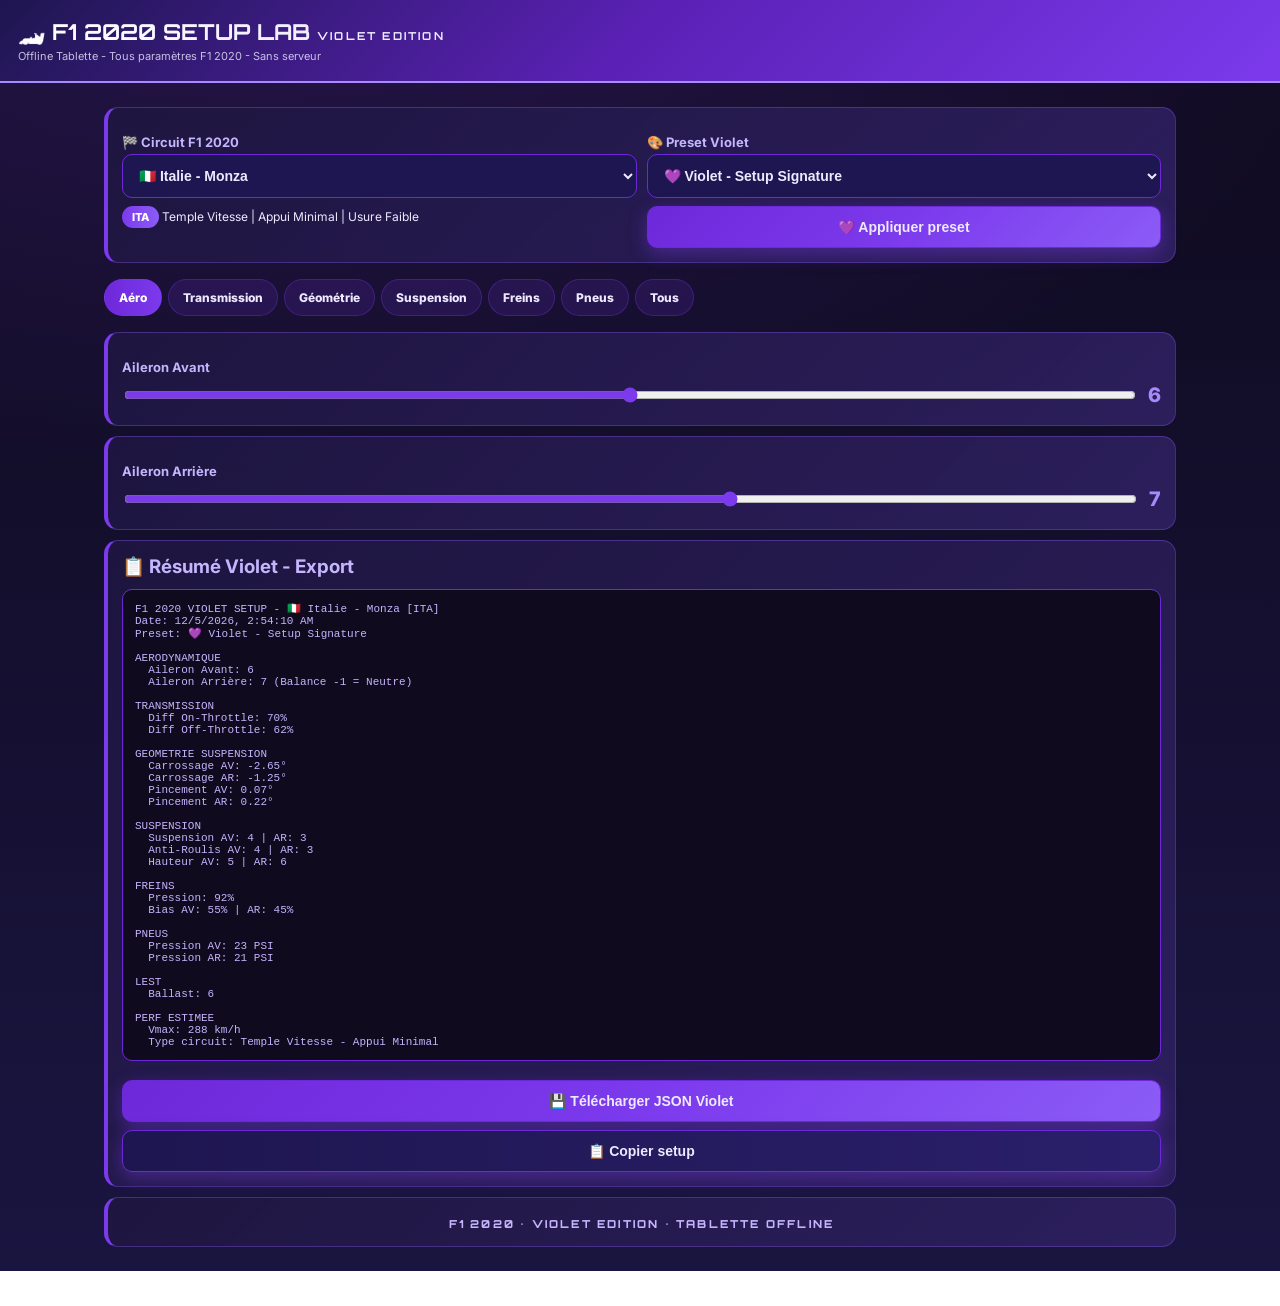
<file: F1_2020_Violet_Tablette.html>
<!DOCTYPE html>
<html lang="fr">
<head>
<meta charset="UTF-8">
<meta name="viewport" content="width=device-width, initial-scale=1.0, maximum-scale=1.0">
<title>F1 2020 - Setup Violet - Tablette</title>
<link href="https://fonts.googleapis.com/css2?family=Orbitron:wght@600;800&family=Inter:wght@400;600;800&display=swap" rel="stylesheet">
<style>
:root{--violet:#7C3AED;--violet-dark:#5B21B6;--violet-light:#A78BFA;--bg:#0F0A1E;--card:#1E1640;--border:#6D28D9}
*{box-sizing:border-box}
body{margin:0;font-family:Inter,sans-serif;background:radial-gradient(1200px 600px at 20% -10%,rgba(124,58,237,0.25),transparent),linear-gradient(180deg,#0F0A1E,#1A1540);color:#EDE9FE;min-height:100vh}
header{padding:18px;background:linear-gradient(135deg,#1E1650,#5B21B6,#7C3AED);border-bottom:2px solid #A78BFA;position:sticky;top:0;z-index:10}
h1{font-family:Orbitron;margin:0;font-size:22px;background:linear-gradient(90deg,#fff,#C4B5FD);-webkit-background-clip:text;-webkit-text-fill-color:transparent}
.container{padding:14px;max-width:1100px;margin:0 auto}
.card{background:linear-gradient(135deg,rgba(30,22,64,0.96),rgba(46,32,96,0.92));border:1px solid rgba(139,92,246,0.35);border-left:4px solid var(--violet);border-radius:14px;padding:14px;margin:10px 0}
.badge{background:linear-gradient(90deg,#7C3AED,#8B5CF6);color:#fff;padding:4px 10px;border-radius:999px;font-weight:800;font-size:11px;display:inline-block}
label{display:block;font-weight:700;margin:12px 0 4px;color:#C4B5FD;font-size:13px}
input[type=range]{width:100%;accent-color:#7C3AED;height:28px}
select,button{width:100%;padding:12px;border-radius:10px;border:1px solid #6D28D9;background:#1E1650;color:#EDE9FE;font-weight:700;font-size:14px}
button{background:linear-gradient(135deg,#6D28D9,#7C3AED,#8B5CF6);box-shadow:0 6px 18px rgba(124,58,237,0.4);margin-top:8px}
button:active{transform:scale(0.98)}
.grid2{display:grid;grid-template-columns:1fr 1fr;gap:10px}
@media(max-width:700px){.grid2{grid-template-columns:1fr}}
.value{font-size:20px;font-weight:800;color:#A78BFA}
pre{background:#0F0A1E;border:1px solid #6D28D9;border-radius:10px;padding:12px;overflow:auto;font-size:11px;color:#C4B5FD}
.tabs{display:flex;gap:6px;overflow:auto;padding:6px 0}
.tab{padding:10px 14px;border-radius:999px;background:rgba(124,58,237,0.15);border:1px solid rgba(124,58,237,0.3);white-space:nowrap;font-size:12px;font-weight:800}
.tab.active{background:linear-gradient(90deg,#6D28D9,#7C3AED);color:#fff}
.section{display:none}
.section.active{display:block}
</style>
</head>
<body>
<header>
<h1>🏎️ F1 2020 SETUP LAB <span style="font-size:11px;letter-spacing:0.2em;color:#C4B5FD">VIOLET EDITION</span></h1>
<div style="font-size:11px;color:#EDE9FE;opacity:0.8;margin-top:4px">Offline Tablette - Tous paramètres F1 2020 - Sans serveur</div>
</header>
<div class="container">
<div class="card">
<div class="grid2">
<div>
<label>🏁 Circuit F1 2020</label>
<select id="track"></select>
<div id="trackInfo" style="margin-top:8px;font-size:12px"></div>
</div>
<div>
<label>🎨 Preset Violet</label>
<select id="preset"></select>
<button onclick="applyPreset()">💜 Appliquer preset</button>
</div>
</div>
</div>

<div class="tabs" id="tabs"></div>

<div id="sections"></div>

<div class="card">
<h3 style="margin:0 0 8px;color:#C4B5FD">📋 Résumé Violet - Export</h3>
<pre id="resume"></pre>
<button onclick="downloadJSON()">💾 Télécharger JSON Violet</button>
<button onclick="copyResume()" style="background:linear-gradient(90deg,#1E1650,#2A1F6B)">📋 Copier setup</button>
</div>

<div class="card" style="text-align:center">
<span style="font-family:Orbitron;color:#C4B5FD;font-weight:800;letter-spacing:0.2em;font-size:11px">F1 2020 • VIOLET EDITION • TABLETTE OFFLINE</span>
</div>
</div>

<script>
const TRACKS={
"🇦🇺 Australie - Melbourne":{code:"AUS",downforce:"Moyen-Élevé",usure:"Moyen",type:"Semi-urbain"},
"🇧🇭 Bahreïn - Sakhir":{code:"BHR",downforce:"Faible-Moyen",usure:"Élevée",type:"Traction"},
"🇻🇳 Vietnam - Hanoï":{code:"VNM",downforce:"Moyen",usure:"Faible",type:"Urbain"},
"🇨🇳 Chine - Shanghai":{code:"CHN",downforce:"Moyen-Élevé",usure:"Élevée",type:"Technique"},
"🇳🇱 Pays-Bas - Zandvoort":{code:"NLD",downforce:"Élevé",usure:"Moyenne",type:"Old-School"},
"🇪🇸 Espagne - Barcelone":{code:"ESP",downforce:"Élevé",usure:"Très Élevée",type:"Complet"},
"🇲🇨 Monaco - Monte-Carlo":{code:"MCO",downforce:"Très Élevé",usure:"Faible",type:"Urbain Extrême"},
"🇦🇿 Azerbaïdjan - Bakou":{code:"AZE",downforce:"Très Faible",usure:"Faible",type:"Urbain Rapide"},
"🇨🇦 Canada - Montréal":{code:"CAN",downforce:"Faible",usure:"Moyenne",type:"Semi-urbain"},
"🇫🇷 France - Paul Ricard":{code:"FRA",downforce:"Moyen",usure:"Élevée",type:"Technique"},
"🇦🇹 Autriche - Spielberg":{code:"AUT",downforce:"Moyen",usure:"Moyenne",type:"Rapide"},
"🇬🇧 Grande-Bretagne - Silverstone":{code:"GBR",downforce:"Élevé",usure:"Très Élevée",type:"Rapide"},
"🇭🇺 Hongrie - Hungaroring":{code:"HUN",downforce:"Très Élevé",usure:"Faible",type:"Technique"},
"🇧🇪 Belgique - Spa":{code:"BEL",downforce:"Faible-Moyen",usure:"Élevée",type:"Légendaire"},
"🇮🇹 Italie - Monza":{code:"ITA",downforce:"Minimal",usure:"Faible",type:"Temple Vitesse"},
"🇸🇬 Singapour - Marina Bay":{code:"SGP",downforce:"Très Élevé",usure:"Moyenne",type:"Urbain Nuit"},
"🇷🇺 Russie - Sotchi":{code:"RUS",downforce:"Moyen",usure:"Faible",type:"Semi-urbain"},
"🇯🇵 Japon - Suzuka":{code:"JPN",downforce:"Élevé",usure:"Élevée",type:"Pilote"},
"🇺🇸 USA - Austin":{code:"USA",downforce:"Moyen-Élevé",usure:"Élevée",type:"Complet"},
"🇲🇽 Mexique - Mexico":{code:"MEX",downforce:"Très Élevé",usure:"Moyenne",type:"Altitude"},
"🇧🇷 Brésil - Interlagos":{code:"BRA",downforce:"Élevé",usure:"Élevée",type:"Anti-horaire"},
"🇦🇪 Abu Dhabi - Yas Marina":{code:"ABU",downforce:"Moyen",usure:"Moyenne",type:"Twillight"},
};

const PRESETS={
"💜 Violet - Setup Signature":{aero_av:6,aero_ar:7,diff_on:70,diff_off:62,camber_av:-2.65,camber_ar:-1.25,toe_av:0.07,toe_ar:0.22,susp_av:4,susp_ar:3,arb_av:4,arb_ar:3,height_av:5,height_ar:6,brake_press:92,brake_bias:55,tyre_av:23.0,tyre_ar:21.0,ballast:6,desc:"Compromis idéal F1 2020"},
"⚡ Qualif Sec - Attaque":{aero_av:4,aero_ar:5,diff_on:85,diff_off:75,camber_av:-2.8,camber_ar:-1.4,toe_av:0.1,toe_ar:0.3,susp_av:5,susp_ar:4,arb_av:6,arb_ar:5,height_av:4,height_ar:5,brake_press:95,brake_bias:56,tyre_av:23.5,tyre_ar:21.5,ballast:6,desc:"Agressif qualif"},
"🏁 Course Sec - Equilibré":{aero_av:5,aero_ar:6,diff_on:75,diff_off:65,camber_av:-2.7,camber_ar:-1.3,toe_av:0.08,toe_ar:0.25,susp_av:4,susp_ar:3,arb_av:5,arb_ar:4,height_av:5,height_ar:6,brake_press:90,brake_bias:54,tyre_av:22.8,tyre_ar:20.8,ballast:6,desc:"Polyvalent course"},
"🌧️ Pluie - Full Wet":{aero_av:8,aero_ar:9,diff_on:55,diff_off:50,camber_av:-2.5,camber_ar:-1.1,toe_av:0.05,toe_ar:0.2,susp_av:2,susp_ar:1,arb_av:2,arb_ar:1,height_av:8,height_ar:9,brake_press:80,brake_bias:52,tyre_av:22.0,tyre_ar:20.0,ballast:7,desc:"Max appui pluie"},
"🚀 Monza / Bakou - Vitesse Max":{aero_av:1,aero_ar:1,diff_on:80,diff_off:70,camber_av:-2.9,camber_ar:-1.5,toe_av:0.12,toe_ar:0.35,susp_av:7,susp_ar:6,arb_av:8,arb_ar:7,height_av:3,height_ar:3,brake_press:100,brake_bias:58,tyre_av:24.5,tyre_ar:22.0,ballast:5,desc:"350+ km/h"},
"🔄 Monaco / Hongrie - Appui Max":{aero_av:11,aero_ar:11,diff_on:65,diff_off:60,camber_av:-2.5,camber_ar:-1.2,toe_av:0.05,toe_ar:0.2,susp_av:3,susp_ar:2,arb_av:3,arb_ar:2,height_av:6,height_ar:7,brake_press:88,brake_bias:53,tyre_av:22.2,tyre_ar:20.2,ballast:8,desc:"Grip max"},
};

let setup={...PRESETS["💜 Violet - Setup Signature"]};

const PARAMS=[
{id:"aero_av",label:"Aileron Avant",min:1,max:11,step:1,tab:"Aéro"},
{id:"aero_ar",label:"Aileron Arrière",min:1,max:11,step:1,tab:"Aéro"},
{id:"diff_on",label:"Diff Accélération %",min:50,max:100,step:1,tab:"Transmission"},
{id:"diff_off",label:"Diff Décélération %",min:50,max:100,step:1,tab:"Transmission"},
{id:"camber_av",label:"Carrossage Avant °",min:-3.5,max:-2.5,step:0.05,tab:"Géométrie"},
{id:"camber_ar",label:"Carrossage Arrière °",min:-2.0,max:-1.0,step:0.05,tab:"Géométrie"},
{id:"toe_av",label:"Pincement Avant °",min:0.05,max:0.15,step:0.01,tab:"Géométrie"},
{id:"toe_ar",label:"Pincement Arrière °",min:0.20,max:0.50,step:0.01,tab:"Géométrie"},
{id:"susp_av",label:"Suspension Avant",min:1,max:11,step:1,tab:"Suspension"},
{id:"susp_ar",label:"Suspension Arrière",min:1,max:11,step:1,tab:"Suspension"},
{id:"arb_av",label:"Anti-Roulis Avant",min:1,max:11,step:1,tab:"Suspension"},
{id:"arb_ar",label:"Anti-Roulis Arrière",min:1,max:11,step:1,tab:"Suspension"},
{id:"height_av",label:"Hauteur Avant",min:1,max:11,step:1,tab:"Suspension"},
{id:"height_ar",label:"Hauteur Arrière",min:1,max:11,step:1,tab:"Suspension"},
{id:"brake_press",label:"Pression Freins %",min:70,max:100,step:1,tab:"Freins"},
{id:"brake_bias",label:"Répartition Freins AV %",min:50,max:70,step:1,tab:"Freins"},
{id:"tyre_av",label:"Pression Pneus AV PSI",min:21.0,max:25.0,step:0.1,tab:"Pneus"},
{id:"tyre_ar",label:"Pression Pneus AR PSI",min:19.5,max:23.5,step:0.1,tab:"Pneus"},
{id:"ballast",label:"Lest / Ballast",min:1,max:11,step:1,tab:"Pneus"},
];

const TABS=["Aéro","Transmission","Géométrie","Suspension","Freins","Pneus","Tous"];

function init(){
const trackSel=document.getElementById("track");
Object.keys(TRACKS).forEach(k=>{
let o=document.createElement("option");o.value=k;o.textContent=k;trackSel.appendChild(o);
});
trackSel.value="🇮🇹 Italie - Monza";
trackSel.onchange=updateTrackInfo;
const presetSel=document.getElementById("preset");
Object.keys(PRESETS).forEach(k=>{
let o=document.createElement("option");o.value=k;o.textContent=k;presetSel.appendChild(o);
});
presetSel.value="💜 Violet - Setup Signature";

const tabsDiv=document.getElementById("tabs");
TABS.forEach((t,i)=>{
let d=document.createElement("div");d.className="tab"+(i===0?" active":"");d.textContent=t;d.onclick=()=>showTab(t);tabsDiv.appendChild(d);
});

const secDiv=document.getElementById("sections");
TABS.forEach(t=>{
let s=document.createElement("div");s.id="sec-"+t;s.className="section"+(t===TABS[0]?" active":"");
let paramsToShow=t==="Tous"?PARAMS:PARAMS.filter(p=>p.tab===t);
paramsToShow.forEach(p=>{
let card=document.createElement("div");card.className="card";
card.innerHTML=`<label>${p.label}</label><div style="display:flex;align-items:center;gap:10px"><input type="range" id="${p.id}" min="${p.min}" max="${p.max}" step="${p.step}" value="${setup[p.id]}"><span class="value" id="val-${p.id}">${setup[p.id]}</span></div>`;
s.appendChild(card);
});
secDiv.appendChild(s);
});

PARAMS.forEach(p=>{
document.getElementById(p.id).addEventListener("input",e=>{
setup[p.id]=parseFloat(e.target.value);
document.getElementById("val-"+p.id).textContent=setup[p.id];
updateResume();
});
});

updateTrackInfo();
updateResume();
}

function showTab(name){
document.querySelectorAll(".tab").forEach(t=>t.classList.toggle("active",t.textContent===name));
document.querySelectorAll(".section").forEach(s=>s.classList.toggle("active",s.id==="sec-"+name));
}

function updateTrackInfo(){
const t=TRACKS[document.getElementById("track").value];
document.getElementById("trackInfo").innerHTML=`<span class="badge">${t.code}</span> ${t.type} | Appui ${t.downforce} | Usure ${t.usure}`;
updateResume();
}

function applyPreset(){
const p=PRESETS[document.getElementById("preset").value];
setup={...p};
PARAMS.forEach(par=>{
if(document.getElementById(par.id)){
document.getElementById(par.id).value=setup[par.id];
document.getElementById("val-"+par.id).textContent=setup[par.id];
}
});
updateResume();
}

function updateResume(){
const track=document.getElementById("track").value;
const t=TRACKS[track];
const vmax=340-(setup.aero_av+setup.aero_ar)*4;
const balance=setup.aero_av-setup.aero_ar;
let balText=balance<-2?"Sur-vireur":balance>2?"Sous-vireur":"Neutre";
document.getElementById("resume").textContent=`F1 2020 VIOLET SETUP - ${track} [${t.code}]
Date: ${new Date().toLocaleString()}
Preset: ${document.getElementById("preset").value}

AERODYNAMIQUE
  Aileron Avant: ${setup.aero_av}
  Aileron Arrière: ${setup.aero_ar} (Balance ${balance>0?"+":""}${balance} = ${balText})

TRANSMISSION
  Diff On-Throttle: ${setup.diff_on}%
  Diff Off-Throttle: ${setup.diff_off}%

GEOMETRIE SUSPENSION
  Carrossage AV: ${setup.camber_av}°
  Carrossage AR: ${setup.camber_ar}°
  Pincement AV: ${setup.toe_av}°
  Pincement AR: ${setup.toe_ar}°

SUSPENSION
  Suspension AV: ${setup.susp_av} | AR: ${setup.susp_ar}
  Anti-Roulis AV: ${setup.arb_av} | AR: ${setup.arb_ar}
  Hauteur AV: ${setup.height_av} | AR: ${setup.height_ar}

FREINS
  Pression: ${setup.brake_press}%
  Bias AV: ${setup.brake_bias}% | AR: ${100-setup.brake_bias}%

PNEUS
  Pression AV: ${setup.tyre_av} PSI
  Pression AR: ${setup.tyre_ar} PSI

LEST
  Ballast: ${setup.ballast}

PERF ESTIMEE
  Vmax: ${vmax} km/h
  Type circuit: ${t.type} - Appui ${t.downforce}
`;
}

function downloadJSON(){
const track=document.getElementById("track").value;
const t=TRACKS[track];
const data={jeu:"F1 2020",edition:"Violet Tablette Offline",circuit:track,code:t.code,date:new Date().toISOString(),setup:setup};
const blob=new Blob([JSON.stringify(data,null,2)],{type:"application/json"});
const url=URL.createObjectURL(blob);
const a=document.createElement("a");a.href=url;a.download=`F1_2020_${t.code}_Violet.json`;a.click();
URL.revokeObjectURL(url);
}

function copyResume(){
navigator.clipboard.writeText(document.getElementById("resume").textContent).then(()=>alert("💜 Setup copié !"));
}

init();
</script>
</body>
</html>
</file>
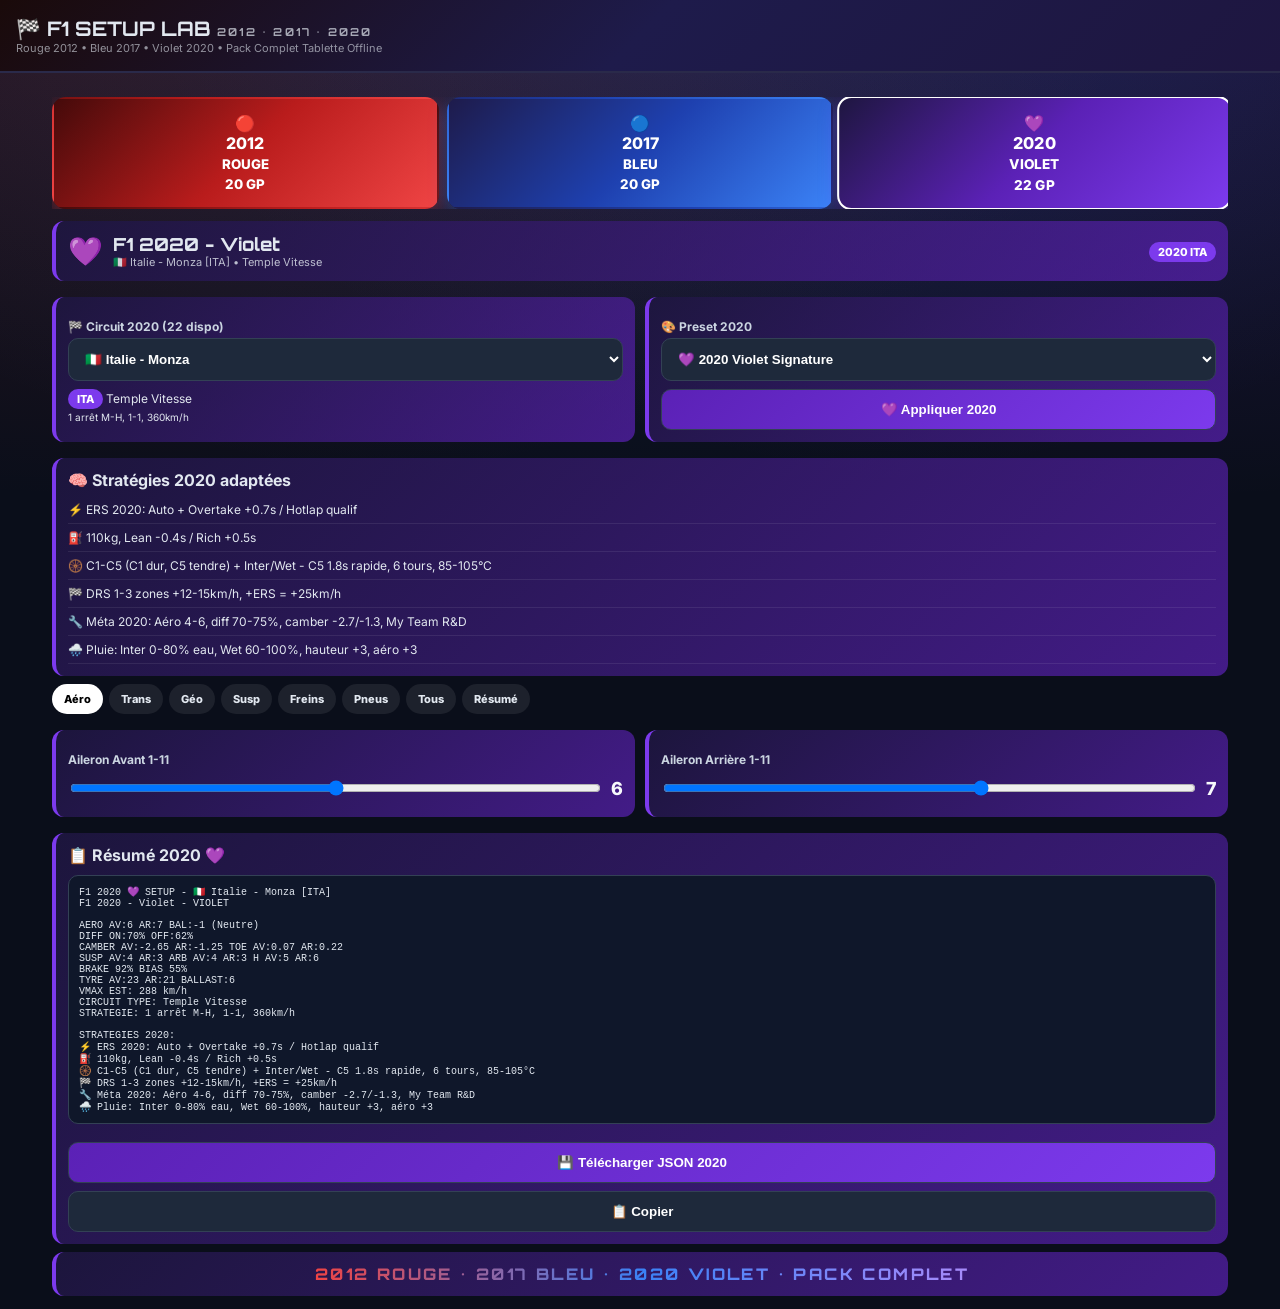
<file: F1_Complet_Tablette.html>
<!DOCTYPE html>
<html lang="fr">
<head>
<meta charset="UTF-8">
<meta name="viewport" content="width=device-width, initial-scale=1.0">
<title>F1 Setup Complet 2012-2017-2020 | Rouge Bleu Violet</title>
<link href="https://fonts.googleapis.com/css2?family=Orbitron:wght@700;800&family=Inter:wght@500;700;800&display=swap" rel="stylesheet">
<style>
:root{--red:#EF4444;--blue:#3B82F6;--violet:#7C3AED;--bg:#0A0E1A}
*{box-sizing:border-box}
body{margin:0;font-family:Inter,sans-serif;background:radial-gradient(1000px 500px at 10% 0%,rgba(239,68,68,0.15),transparent),radial-gradient(1000px 500px at 50% 0%,rgba(59,130,246,0.15),transparent),radial-gradient(1000px 500px at 90% 0%,rgba(124,58,237,0.18),transparent),#0A0E1A;color:#E2E8F0}
header{padding:16px;background:linear-gradient(135deg,#1A0A0A,#1E1B4B,#1E1640);border-bottom:2px solid #2A2A4A;position:sticky;top:0;z-index:20}
h1{font-family:Orbitron;margin:0;font-size:20px}
.container{max-width:1200px;margin:0 auto;padding:12px}
.year-tabs{display:flex;gap:8px;margin:12px 0;overflow:auto}
.ytab{flex:1;min-width:110px;padding:14px;border-radius:14px;text-align:center;font-weight:800;cursor:pointer;border:2px solid transparent}
.ytab.active{border-color:white;transform:scale(1.02)}
.ytab-2012{background:linear-gradient(135deg,#450A0A,#B91C1C,#EF4444);color:white;box-shadow:0 6px 18px rgba(239,68,68,0.35)}
.ytab-2017{background:linear-gradient(135deg,#1E1B4B,#1E40AF,#3B82F6);color:white;box-shadow:0 6px 18px rgba(59,130,246,0.35)}
.ytab-2020{background:linear-gradient(135deg,#1E1640,#5B21B6,#7C3AED);color:white;box-shadow:0 6px 18px rgba(124,58,237,0.35)}
.card{border-radius:12px;padding:12px;margin:8px 0;border-left:4px solid}
.card-red{background:linear-gradient(135deg,rgba(69,10,10,0.9),rgba(127,29,29,0.7));border-color:#EF4444}
.card-blue{background:linear-gradient(135deg,rgba(30,27,75,0.9),rgba(30,64,175,0.7));border-color:#3B82F6}
.card-violet{background:linear-gradient(135deg,rgba(30,22,64,0.9),rgba(91,33,182,0.7));border-color:#7C3AED}
.badge{padding:3px 9px;border-radius:999px;font-weight:800;font-size:11px;color:white;display:inline-block}
.badge-red{background:#EF4444}.badge-blue{background:#3B82F6}.badge-violet{background:#7C3AED}
label{font-size:12px;font-weight:700;color:#CBD5E1;margin:10px 0 4px;display:block}
input[type=range]{width:100%;height:30px}
select,button{width:100%;padding:12px;border-radius:10px;border:1px solid #334155;background:#1E293B;color:white;font-weight:700}
button{margin-top:8px}
.btn-red{background:linear-gradient(135deg,#B91C1C,#EF4444)}.btn-blue{background:linear-gradient(135deg,#1E40AF,#3B82F6)}.btn-violet{background:linear-gradient(135deg,#5B21B6,#7C3AED)}
.grid2{display:grid;grid-template-columns:1fr 1fr;gap:10px}
@media(max-width:700px){.grid2{grid-template-columns:1fr}}
.tabs{display:flex;gap:6px;overflow:auto;margin:8px 0}
.tab{padding:8px 12px;border-radius:999px;background:rgba(255,255,255,0.08);font-size:11px;font-weight:800;white-space:nowrap;cursor:pointer}
.tab.active{background:white;color:black}
.section{display:none}.section.active{display:block}
pre{background:#0F172A;border:1px solid #334155;border-radius:10px;padding:10px;font-size:10px;overflow:auto;max-height:300px}
.value{color:#F8FAFC;font-weight:800;font-size:18px}
</style>
</head>
<body>
<header>
<h1>🏁 F1 SETUP LAB <span style="font-size:11px;letter-spacing:0.2em;opacity:0.7">2012 • 2017 • 2020</span></h1>
<div style="font-size:11px;opacity:0.6">Rouge 2012 • Bleu 2017 • Violet 2020 • Pack Complet Tablette Offline</div>
</header>
<div class="container">
<div class="year-tabs">
<div class="ytab ytab-2012" id="ytab-2012" onclick="setYear('2012')">🔴<br>2012<br><small>ROUGE</small><br><small>20 GP</small></div>
<div class="ytab ytab-2017" id="ytab-2017" onclick="setYear('2017')">🔵<br>2017<br><small>BLEU</small><br><small>20 GP</small></div>
<div class="ytab ytab-2020 active" id="ytab-2020" onclick="setYear('2020')">💜<br>2020<br><small>VIOLET</small><br><small>22 GP</small></div>
</div>

<div id="yearContent"></div>

<div class="card card-violet" style="text-align:center">
<span style="font-family:Orbitron;font-weight:800;letter-spacing:0.15em;background:linear-gradient(90deg,#EF4444,#3B82F6,#A78BFA);-webkit-background-clip:text;-webkit-text-fill-color:transparent">2012 ROUGE • 2017 BLEU • 2020 VIOLET • PACK COMPLET</span>
</div>
</div>

<script>
const DATA={
"2012":{
color:"red",hex:"#EF4444",icon:"🔴",title:"F1 2012 - Rouge",
circuits:{
"🇦🇺 Australie - Melbourne":{code:"AUS",type:"Semi-urbain",strat:"1-2 arrêts, KERS ligne droite"},
"🇲🇾 Malaisie - Sepang":{code:"MYS",type:"Chaud",strat:"2-3 arrêts, température"},
"🇨🇳 Chine - Shanghai":{code:"CHN",type:"Technique",strat:"1-2 arrêts, graining"},
"🇧🇭 Bahreïn - Sakhir":{code:"BHR",type:"Traction",strat:"2 arrêts, freins"},
"🇪🇸 Espagne - Barcelone":{code:"ESP",type:"Aéro",strat:"2-3 arrêts"},
"🇲🇨 Monaco - Monte-Carlo":{code:"MCO",type:"Urbain",strat:"1 arrêt, qualif 100%"},
"🇨🇦 Canada - Montréal":{code:"CAN",type:"Freinage",strat:"1-2 arrêts"},
"🇪🇺 Europe - Valence":{code:"EUR",type:"Urbain",strat:"1-2 arrêts"},
"🇬🇧 GB - Silverstone":{code:"GBR",type:"Rapide",strat:"2 arrêts"},
"🇩🇪 Allemagne - Hockenheim":{code:"GER",type:"Stadium",strat:"2 arrêts"},
"🇭🇺 Hongrie - Hungaroring":{code:"HUN",type:"Technique",strat:"2 arrêts"},
"🇧🇪 Belgique - Spa":{code:"BEL",type:"Légendaire",strat:"1-2 arrêts"},
"🇮🇹 Italie - Monza":{code:"ITA",type:"Vitesse",strat:"1 arrêt, ailerons 1-1"},
"🇸🇬 Singapour - Marina Bay":{code:"SGP",type:"Nuit",strat:"2-3 arrêts, SC"},
"🇯🇵 Japon - Suzuka":{code:"JPN",type:"Pilote",strat:"2 arrêts"},
"🇰🇷 Corée - Yeongam":{code:"KOR",type:"Mixte",strat:"2 arrêts"},
"🇮🇳 Inde - Buddh":{code:"IND",type:"Fluide",strat:"1-2 arrêts"},
"🇦🇪 Abu Dhabi - Yas Marina":{code:"ABU",type:"Twillight",strat:"1-2 arrêts"},
"🇺🇸 USA - Austin":{code:"USA",type:"Moderne",strat:"1-2 arrêts"},
"🇧🇷 Brésil - Interlagos":{code:"BRA",type:"Anti-horaire",strat:"2 arrêts, pluie 50%"},
},
strategies:["🔋 KERS 2012: 6s/tour, bouton KERS en sortie virage lent","⛽ Essence: Lean/Standard/Rich - Rich +0.4s mais +20% conso","🛞 Pneus: Prime dur / Option tendre - Option 1.2s plus rapide, 10 tours max","🏁 DRS: 1 zone seulement, si <1s","🔧 Méta 2012: Ailerons 7-8, ressorts durs, pas d'ERS"],
presets:{
"🔴 2012 Rouge Equilibré":{aero_av:7,aero_ar:7,diff_on:75,diff_off:65,camber_av:-2.5,camber_ar:-1.2,toe_av:0.08,toe_ar:0.25,susp_av:6,susp_ar:5,arb_av:6,arb_ar:5,height_av:4,height_ar:5,brake_press:92,brake_bias:56,tyre_av:22.5,tyre_ar:20.5,ballast:6},
"🚀 2012 Monza Mini":{aero_av:1,aero_ar:1,diff_on:80,diff_off:70,camber_av:-2.2,camber_ar:-1.0,toe_av:0.12,toe_ar:0.35,susp_av:8,susp_ar:7,arb_av:8,arb_ar:7,height_av:2,height_ar:2,brake_press:98,brake_bias:58,tyre_av:24.0,tyre_ar:22.0,ballast:5},
"🔄 2012 Monaco Max":{aero_av:11,aero_ar:11,diff_on:65,diff_off:60,camber_av:-2.8,camber_ar:-1.4,toe_av:0.05,toe_ar:0.20,susp_av:3,susp_ar:2,arb_av:3,arb_ar:2,height_av:6,height_ar:7,brake_press:88,brake_bias:54,tyre_av:21.5,tyre_ar:19.5,ballast:7},
}
},
"2017":{
color:"blue",hex:"#3B82F6",icon:"🔵",title:"F1 2017 - Bleu",
circuits:{
"🇦🇺 Australie - Melbourne":{code:"AUS",type:"Semi-urbain",strat:"1 arrêt US-SS"},
"🇨🇳 Chine - Shanghai":{code:"CHN",type:"Avant limité",strat:"2 arrêts, S1 graining"},
"🇧🇭 Bahreïn - Sakhir":{code:"BHR",type:"Arrière limité",strat:"2 arrêts SS-S-SS"},
"🇷🇺 Russie - Sotchi":{code:"RUS",type:"Lisse",strat:"1 arrêt US-S"},
"🇪🇸 Espagne - Barcelone":{code:"ESP",type:"Complet",strat:"2 arrêts, T3 usure"},
"🇲🇨 Monaco - Monte-Carlo":{code:"MCO",type:"Urbain",strat:"1 arrêt US-US, HyperSoft"},
"🇨🇦 Canada - Montréal":{code:"CAN",type:"Freinage",strat:"1 arrêt US-SS"},
"🇦🇿 Azerbaïdjan - Bakou":{code:"AZE",type:"Urbain rapide",strat:"1 arrêt, SC 80%"},
"🇦🇹 Autriche - Spielberg":{code:"AUT",type:"Court",strat:"1 arrêt US-SS"},
"🇬🇧 GB - Silverstone":{code:"GBR",type:"Rapide",strat:"2 arrêts"},
"🇭🇺 Hongrie - Hungaroring":{code:"HUN",type:"Lent",strat:"1 arrêt"},
"🇧🇪 Belgique - Spa":{code:"BEL",type:"Légendaire",strat:"1-2 arrêts, ERS High"},
"🇮🇹 Italie - Monza":{code:"ITA",type:"Vitesse",strat:"1 arrêt US-S"},
"🇸🇬 Singapour - Marina Bay":{code:"SGP",type:"Nuit",strat:"2 arrêts, 61 tours"},
"🇲🇾 Malaisie - Sepang":{code:"MYS",type:"Chaud",strat:"2 arrêts, pluie 60%"},
"🇯🇵 Japon - Suzuka":{code:"JPN",type:"Pilote",strat:"2 arrêts"},
"🇺🇸 USA - Austin":{code:"USA",type:"Moderne",strat:"1 arrêt"},
"🇲🇽 Mexique - Mexico":{code:"MEX",type:"Altitude",strat:"1 arrêt"},
"🇧🇷 Brésil - Interlagos":{code:"BRA",type:"Court",strat:"2 arrêts, pluie"},
"🇦🇪 Abu Dhabi - Yas Marina":{code:"ABU",type:"Twillight",strat:"1 arrêt US-S"},
},
strategies:["⚡ ERS 2017: Low/Med/High/Overtake/Hotlap - Hotlap +0.6s mais batterie vide 1 tour","⛽ 105kg max, Lean -0.3s / Rich +0.3s","🛞 HyperSoft/Ultra/Super/Soft/Med/Hard - Hyper 1.5s plus rapide, 8 tours","🏁 DRS 2-3 zones, 85% efficacité","🔧 Méta: Susp 5/4, aéro 5-6, diff 75%"],
presets:{
"🔵 2017 Bleu Equilibré":{aero_av:5,aero_ar:6,diff_on:75,diff_off:68,camber_av:-2.70,camber_ar:-1.35,toe_av:0.09,toe_ar:0.28,susp_av:5,susp_ar:4,arb_av:5,arb_ar:4,height_av:5,height_ar:6,brake_press:90,brake_bias:55,tyre_av:22.8,tyre_ar:21.0,ballast:6},
"🚀 2017 Monza Vitesse":{aero_av:2,aero_ar:2,diff_on:80,diff_off:72,camber_av:-2.80,camber_ar:-1.45,toe_av:0.11,toe_ar:0.32,susp_av:6,susp_ar:5,arb_av:7,arb_ar:6,height_av:3,height_ar:3,brake_press:95,brake_bias:57,tyre_av:23.8,tyre_ar:21.8,ballast:5},
"🔄 2017 Monaco Appui":{aero_av:10,aero_ar:11,diff_on:65,diff_off:60,camber_av:-2.50,camber_ar:-1.20,toe_av:0.06,toe_ar:0.22,susp_av:3,susp_ar:2,arb_av:3,arb_ar:2,height_av:6,height_ar:7,brake_press:86,brake_bias:53,tyre_av:21.8,tyre_ar:20.0,ballast:8},
}
},
"2020":{
color:"violet",hex:"#7C3AED",icon:"💜",title:"F1 2020 - Violet",
circuits:{
"🇦🇺 Australie - Melbourne":{code:"AUS",type:"Semi-urbain",strat:"1 arrêt M-H, DRS 3 zones"},
"🇧🇭 Bahreïn - Sakhir":{code:"BHR",type:"Traction",strat:"2 arrêts M-H-M, ERS High"},
"🇻🇳 Vietnam - Hanoï":{code:"VNM",type:"Urbain",strat:"1 arrêt M-H, nouveau 2020"},
"🇨🇳 Chine - Shanghai":{code:"CHN",type:"Avant limité",strat:"2 arrêts, graining"},
"🇳🇱 Pays-Bas - Zandvoort":{code:"NLD",type:"Old-School",strat:"1 arrêt, banking, nouveau 2020"},
"🇪🇸 Espagne - Barcelone":{code:"ESP",type:"Complet",strat:"2 arrêts M-H-M, usure extrême"},
"🇲🇨 Monaco - Monte-Carlo":{code:"MCO",type:"Urbain Extrême",strat:"1 arrêt M-H, qualif 100%"},
"🇦🇿 Azerbaïdjan - Bakou":{code:"AZE",type:"Urbain Rapide",strat:"1 arrêt, SC 70%, 350km/h"},
"🇨🇦 Canada - Montréal":{code:"CAN",type:"Freinage",strat:"1 arrêt M-H"},
"🇫🇷 France - Paul Ricard":{code:"FRA",type:"Technique",strat:"1 arrêt, Mistral DRS"},
"🇦🇹 Autriche - Spielberg":{code:"AUT",type:"Court",strat:"1 arrêt M-H, 71 tours"},
"🇬🇧 GB - Silverstone":{code:"GBR",type:"Rapide",strat:"2 arrêts, C1 dur"},
"🇭🇺 Hongrie - Hungaroring":{code:"HUN",type:"Lent",strat:"1 arrêt, pas dépassement"},
"🇧🇪 Belgique - Spa":{code:"BEL",type:"Légendaire",strat:"1-2 arrêts, Kemmel DRS"},
"🇮🇹 Italie - Monza":{code:"ITA",type:"Temple Vitesse",strat:"1 arrêt M-H, 1-1, 360km/h"},
"🇸🇬 Singapour - Marina Bay":{code:"SGP",type:"Nuit",strat:"2 arrêts, SC 100%"},
"🇷🇺 Russie - Sotchi":{code:"RUS",type:"Lisse",strat:"1 arrêt M-H"},
"🇯🇵 Japon - Suzuka":{code:"JPN",type:"Pilote",strat:"2 arrêts, 130R"},
"🇺🇸 USA - Austin":{code:"USA",type:"Complet",strat:"1 arrêt, T1 aveugle"},
"🇲🇽 Mexique - Mexico":{code:"MEX",type:"Altitude",strat:"1 arrêt, 2250m"},
"🇧🇷 Brésil - Interlagos":{code:"BRA",type:"Anti-horaire",strat:"2 arrêts, pluie 70%"},
"🇦🇪 Abu Dhabi - Yas Marina":{code:"ABU",type:"Twillight",strat:"1 arrêt M-H"},
},
strategies:["⚡ ERS 2020: Auto + Overtake +0.7s / Hotlap qualif","⛽ 110kg, Lean -0.4s / Rich +0.5s","🛞 C1-C5 (C1 dur, C5 tendre) + Inter/Wet - C5 1.8s rapide, 6 tours, 85-105°C","🏁 DRS 1-3 zones +12-15km/h, +ERS = +25km/h","🔧 Méta 2020: Aéro 4-6, diff 70-75%, camber -2.7/-1.3, My Team R&D","🌧️ Pluie: Inter 0-80% eau, Wet 60-100%, hauteur +3, aéro +3"],
presets:{
"💜 2020 Violet Signature":{aero_av:6,aero_ar:7,diff_on:70,diff_off:62,camber_av:-2.65,camber_ar:-1.25,toe_av:0.07,toe_ar:0.22,susp_av:4,susp_ar:3,arb_av:4,arb_ar:3,height_av:5,height_ar:6,brake_press:92,brake_bias:55,tyre_av:23.0,tyre_ar:21.0,ballast:6},
"⚡ 2020 Qualif Sec":{aero_av:4,aero_ar:5,diff_on:85,diff_off:75,camber_av:-2.80,camber_ar:-1.40,toe_av:0.10,toe_ar:0.30,susp_av:5,susp_ar:4,arb_av:6,arb_ar:5,height_av:4,height_ar:5,brake_press:95,brake_bias:56,tyre_av:23.5,tyre_ar:21.5,ballast:6},
"🏁 2020 Course":{aero_av:5,aero_ar:6,diff_on:75,diff_off:65,camber_av:-2.70,camber_ar:-1.30,toe_av:0.08,toe_ar:0.25,susp_av:4,susp_ar:3,arb_av:5,arb_ar:4,height_av:5,height_ar:6,brake_press:90,brake_bias:54,tyre_av:22.8,tyre_ar:20.8,ballast:6},
"🌧️ 2020 Pluie":{aero_av:8,aero_ar:9,diff_on:55,diff_off:50,camber_av:-2.50,camber_ar:-1.10,toe_av:0.05,toe_ar:0.20,susp_av:2,susp_ar:1,arb_av:2,arb_ar:1,height_av:8,height_ar:9,brake_press:80,brake_bias:52,tyre_av:22.0,tyre_ar:20.0,ballast:7},
"🚀 2020 Monza Vitesse":{aero_av:1,aero_ar:1,diff_on:80,diff_off:70,camber_av:-2.90,camber_ar:-1.50,toe_av:0.12,toe_ar:0.35,susp_av:7,susp_ar:6,arb_av:8,arb_ar:7,height_av:3,height_ar:3,brake_press:100,brake_bias:58,tyre_av:24.5,tyre_ar:22.0,ballast:5},
"🔄 2020 Monaco Appui":{aero_av:11,aero_ar:11,diff_on:65,diff_off:60,camber_av:-2.50,camber_ar:-1.20,toe_av:0.05,toe_ar:0.20,susp_av:3,susp_ar:2,arb_av:3,arb_ar:2,height_av:6,height_ar:7,brake_press:88,brake_bias:53,tyre_av:22.2,tyre_ar:20.2,ballast:8},
}
}
};

let currentYear="2020";
let setups={
"2012":{...DATA["2012"].presets["🔴 2012 Rouge Equilibré"]},
"2017":{...DATA["2017"].presets["🔵 2017 Bleu Equilibré"]},
"2020":{...DATA["2020"].presets["💜 2020 Violet Signature"]},
};
let tracks={"2012":"🇮🇹 Italie - Monza","2017":"🇮🇹 Italie - Monza","2020":"🇮🇹 Italie - Monza"};
let currentTab="Aéro";

const PARAMS=[
{id:"aero_av",label:"Aileron Avant 1-11",min:1,max:11,step:1,tab:"Aéro"},
{id:"aero_ar",label:"Aileron Arrière 1-11",min:1,max:11,step:1,tab:"Aéro"},
{id:"diff_on",label:"Diff On %",min:50,max:100,step:1,tab:"Trans"},
{id:"diff_off",label:"Diff Off %",min:50,max:100,step:1,tab:"Trans"},
{id:"camber_av",label:"Carrossage AV",min:-3.5,max:-2.0,step:0.05,tab:"Géo"},
{id:"camber_ar",label:"Carrossage AR",min:-2.0,max:-1.0,step:0.05,tab:"Géo"},
{id:"toe_av",label:"Pincement AV",min:0.05,max:0.15,step:0.01,tab:"Géo"},
{id:"toe_ar",label:"Pincement AR",min:0.20,max:0.50,step:0.01,tab:"Géo"},
{id:"susp_av",label:"Suspension AV",min:1,max:11,step:1,tab:"Susp"},
{id:"susp_ar",label:"Suspension AR",min:1,max:11,step:1,tab:"Susp"},
{id:"arb_av",label:"Anti-Roulis AV",min:1,max:11,step:1,tab:"Susp"},
{id:"arb_ar",label:"Anti-Roulis AR",min:1,max:11,step:1,tab:"Susp"},
{id:"height_av",label:"Hauteur AV",min:1,max:11,step:1,tab:"Susp"},
{id:"height_ar",label:"Hauteur AR",min:1,max:11,step:1,tab:"Susp"},
{id:"brake_press",label:"Pression Freins %",min:70,max:100,step:1,tab:"Freins"},
{id:"brake_bias",label:"Bias AV %",min:50,max:70,step:1,tab:"Freins"},
{id:"tyre_av",label:"Pression AV PSI",min:21,max:25,step:0.1,tab:"Pneus"},
{id:"tyre_ar",label:"Pression AR PSI",min:19.5,max:23.5,step:0.1,tab:"Pneus"},
{id:"ballast",label:"Ballast 1-11",min:1,max:11,step:1,tab:"Pneus"},
];

function setYear(y){
currentYear=y;
document.querySelectorAll(".ytab").forEach(e=>e.classList.remove("active"));
document.getElementById("ytab-"+y).classList.add("active");
render();
}

function render(){
const y=DATA[currentYear];
const setup=setups[currentYear];
const track=tracks[currentYear];
const tinfo=y.circuits[track];
const color=y.color;
const div=document.getElementById("yearContent");
let html=`
<div class="card card-${color}">
<div style="display:flex;align-items:center;gap:10px">
<div style="font-size:28px">${y.icon}</div>
<div><div style="font-family:Orbitron;font-weight:800;font-size:18px">${y.title}</div><div style="font-size:11px;opacity:0.8">${track} [${tinfo.code}] • ${tinfo.type}</div></div>
<div style="margin-left:auto"><span class="badge badge-${color}">${currentYear} ${y.circuits[track].code}</span></div>
</div>
</div>

<div class="grid2">
<div class="card card-${color}">
<label>🏁 Circuit ${currentYear} (${Object.keys(y.circuits).length} dispo)</label>
<select id="trackSel" onchange="changeTrack(this.value)">${Object.keys(y.circuits).map(k=>`<option value="${k}" ${k===track?"selected":""}>${k}</option>`).join("")}</select>
<div style="margin-top:8px;font-size:12px"><span class="badge badge-${color}">${tinfo.code}</span> ${tinfo.type}<br><small>${tinfo.strat}</small></div>
</div>
<div class="card card-${color}">
<label>🎨 Preset ${currentYear}</label>
<select id="presetSel">${Object.keys(y.presets).map(k=>`<option value="${k}">${k}</option>`).join("")}</select>
<button class="btn-${color}" onclick="applyPreset()"> ${y.icon} Appliquer ${currentYear}</button>
</div>
</div>

<div class="card card-${color}">
<h4 style="margin:0 0 6px">🧠 Stratégies ${currentYear} adaptées</h4>
${y.strategies.map(s=>`<div style="font-size:12px;padding:6px 0;border-bottom:1px solid rgba(255,255,255,0.08)">${s}</div>`).join("")}
</div>

<div class="tabs">
${["Aéro","Trans","Géo","Susp","Freins","Pneus","Tous","Résumé"].map(t=>`<div class="tab ${t===currentTab?"active":""}" onclick="setTab('${t}')">${t}</div>`).join("")}
</div>

<div id="paramsArea"></div>

<div class="card card-${color}">
<h4 style="margin:0 0 6px">📋 Résumé ${currentYear} ${y.icon}</h4>
<pre id="resume"></pre>
<button class="btn-${color}" onclick="downloadJSON()">💾 Télécharger JSON ${currentYear}</button>
<button style="background:#1E293B" onclick="copyResume()">📋 Copier</button>
</div>
`;
div.innerHTML=html;
renderParams();
updateResume();
}

function setTab(t){currentTab=t;render();}

function renderParams(){
const y=DATA[currentYear];
const setup=setups[currentYear];
const area=document.getElementById("paramsArea");
if(!area)return;
if(currentTab==="Résumé"){area.innerHTML="";return;}
let toShow=currentTab==="Tous"?PARAMS:PARAMS.filter(p=>p.tab===currentTab|| (currentTab==="Aéro"&&p.tab==="Aéro")|| (currentTab==="Trans"&&p.tab==="Trans")|| (currentTab==="Géo"&&p.tab==="Géo")|| (currentTab==="Susp"&&p.tab==="Susp")|| (currentTab==="Freins"&&p.tab==="Freins")|| (currentTab==="Pneus"&&p.tab==="Pneus"));
let html=`<div class="grid2">`;
toShow.forEach(p=>{
html+=`<div class="card card-${y.color}"><label>${p.label}</label><div style="display:flex;gap:8px;align-items:center"><input type="range" id="${p.id}" min="${p.min}" max="${p.max}" step="${p.step}" value="${setup[p.id]}" oninput="updateParam('${p.id}',this.value)"><span class="value" id="val-${p.id}">${setup[p.id]}</span></div></div>`;
});
html+=`</div>`;
area.innerHTML=html;
}

function updateParam(id,val){
setups[currentYear][id]=parseFloat(val);
document.getElementById("val-"+id).textContent=val;
updateResume();
}

function changeTrack(v){tracks[currentYear]=v;render();}

function applyPreset(){
const y=DATA[currentYear];
const sel=document.getElementById("presetSel").value;
setups[currentYear]={...y.presets[sel]};
render();
}

function updateResume(){
const y=DATA[currentYear];
const setup=setups[currentYear];
const track=tracks[currentYear];
const tinfo=y.circuits[track];
const vmax=340-(setup.aero_av+setup.aero_ar)*4;
const bal=setup.aero_av-setup.aero_ar;
const balText=bal<-2?"Sur-vireur":bal>2?"Sous-vireur":"Neutre";
const el=document.getElementById("resume");
if(!el)return;
el.textContent=`F1 ${currentYear} ${y.icon} SETUP - ${track} [${tinfo.code}]
${y.title} - ${y.color.toUpperCase()}

AERO AV:${setup.aero_av} AR:${setup.aero_ar} BAL:${bal>0?"+":""}${bal} (${balText})
DIFF ON:${setup.diff_on}% OFF:${setup.diff_off}%
CAMBER AV:${setup.camber_av} AR:${setup.camber_ar} TOE AV:${setup.toe_av} AR:${setup.toe_ar}
SUSP AV:${setup.susp_av} AR:${setup.susp_ar} ARB AV:${setup.arb_av} AR:${setup.arb_ar} H AV:${setup.height_av} AR:${setup.height_ar}
BRAKE ${setup.brake_press}% BIAS ${setup.brake_bias}%
TYRE AV:${setup.tyre_av} AR:${setup.tyre_ar} BALLAST:${setup.ballast}
VMAX EST: ${vmax} km/h
CIRCUIT TYPE: ${tinfo.type}
STRATEGIE: ${tinfo.strat}

STRATEGIES ${currentYear}:
${y.strategies.join("\n")}
`;
}

function downloadJSON(){
const y=DATA[currentYear];
const data={jeu:`F1 ${currentYear}`,edition:y.color,circuit:tracks[currentYear],code:y.circuits[tracks[currentYear]].code,setup:setups[currentYear],strategie:y.circuits[tracks[currentYear]].strat,date:new Date().toISOString()};
const blob=new Blob([JSON.stringify(data,null,2)],{type:"application/json"});
const url=URL.createObjectURL(blob);
const a=document.createElement("a");a.href=url;a.download=`F1_${currentYear}_${data.code}_${y.color}.json`;a.click();
URL.revokeObjectURL(url);
}

function copyResume(){
navigator.clipboard.writeText(document.getElementById("resume").textContent).then(()=>alert("💜 Setup copié "+currentYear));
}

render();
</script>
</body>
</html>
</file>
<file: web/css/styles.css>
/* =========================================================================
   BOSS-E 🎯 — Styles (beta v2, épuré)
   ========================================================================= */

:root {
  --bg: #F2F2F7;
  --surface: #ffffff;
  --text: #1C1C1E;
  --text-soft: #8E8E93;
  --border: #E5E5EA;
  --primary: #1C1C1E;   /* charcoal — marque (pas de bleu/indigo/violet) */
  --primary-strong: #000000;
  --good: #34C759;      /* vert plein = Yes / correct */
  --warn: #FF9500;
  --bad: #FF3B30;
  --radius: 16px;
  --radius-sm: 12px;
  --shadow: 0 1px 3px rgba(30, 34, 53, 0.05), 0 4px 14px rgba(30, 34, 53, 0.05);
  --nav-h: 62px;
  --header-h: 56px;
  --font: "Segoe UI", system-ui, -apple-system, Roboto, "Helvetica Neue", Arial, sans-serif;
}

* { box-sizing: border-box; margin: 0; padding: 0; -webkit-tap-highlight-color: transparent; }
html, body { height: 100%; }
body {
  font-family: var(--font); background: var(--bg); color: var(--text);
  -webkit-font-smoothing: antialiased; overflow: hidden;
}

#app {
  position: relative; max-width: 460px; margin: 0 auto; height: 100dvh;
  background: var(--bg); display: flex; flex-direction: column; overflow: hidden;
  box-shadow: 0 0 0 1px var(--border);
}

/* ---------- Barre supérieure ---------- */
.appbar {
  height: var(--header-h); flex: 0 0 auto; display: flex; align-items: center; gap: 10px;
  padding: 0 14px; background: var(--surface); border-bottom: 1px solid var(--border); z-index: 20;
}
.back-btn {
  width: 34px; height: 34px; border-radius: 10px; border: 1px solid var(--border);
  background: var(--surface); cursor: pointer; display: grid; place-items: center;
  font-size: 16px; color: var(--text); transition: background .15s;
}
.back-btn:hover { background: #f1f2f8; }
.appbar .logo { display: flex; align-items: center; gap: 8px; font-weight: 800; font-size: 18px; }
.appbar .logo .target { width: 26px; height: 26px; }
.appbar .logo .target svg { width: 26px; height: 26px; }
.appbar .title { font-weight: 700; font-size: 15px; flex: 1; min-width: 0; overflow: hidden; text-overflow: ellipsis; white-space: nowrap; }
.appbar .spacer { flex: 1; }
.icon-btn {
  width: 32px; height: 32px; border-radius: 10px; border: 1px solid var(--border);
  background: var(--surface); cursor: pointer; display: grid; place-items: center; font-size: 15px;
}
.avatar { width: 30px; height: 30px; border-radius: 50%; background: #1C1C1E;
  color: #fff; display: grid; place-items: center; font-weight: 700; font-size: 13px; }

/* ---------- Vue scrollable ---------- */
.view { flex: 1 1 auto; overflow-y: auto; padding: 16px 16px 90px; animation: fadeIn .25s ease; }
.view.hidden { display: none; }
@keyframes fadeIn { from { opacity: 0; transform: translateY(6px); } to { opacity: 1; transform: none; } }

/* ---------- Barre de navigation basse ---------- */
.tabbar {
  position: absolute; left: 0; right: 0; bottom: 0; height: var(--nav-h); z-index: 30;
  background: rgba(255,255,255,.92); backdrop-filter: blur(12px); border-top: 1px solid var(--border);
  display: flex;
}
.tabbar .tab {
  flex: 1; display: flex; flex-direction: column; align-items: center; justify-content: center; gap: 3px;
  cursor: pointer; color: #a3a8bd; font-size: 10.5px; font-weight: 600; transition: color .2s; user-select: none;
}
.tabbar .tab .ico { font-size: 20px; line-height: 1; }
.tabbar .tab.active { color: var(--primary); }

/* ---------- Cartes ---------- */
.card { background: var(--surface); border-radius: var(--radius); border: 1px solid var(--border); padding: 16px; box-shadow: var(--shadow); }
.section-title { font-size: 12px; font-weight: 800; text-transform: uppercase; letter-spacing: .6px; color: var(--text-soft); margin: 20px 2px 10px; }
.section-title:first-child { margin-top: 2px; }

/* ---------- Hero ---------- */
.hero { background: linear-gradient(135deg, #1C1C1E 0%, #3A3A3C 100%); color: #fff;
  border-radius: 20px; padding: 18px 16px; }
.hero h1 { font-size: 20px; font-weight: 800; margin-bottom: 3px; }
.hero p { opacity: .9; font-size: 13px; }

/* ---------- Recherche ---------- */
.search { display: flex; align-items: center; gap: 10px; background: var(--surface);
  border: 1px solid var(--border); border-radius: 12px; padding: 11px 13px; margin: 14px 0 0; box-shadow: var(--shadow); }
.search input { flex: 1; border: none; outline: none; font-size: 14px; font-family: inherit; background: transparent; }

/* ---------- Cartes matières ---------- */
.subjects-grid { display: grid; grid-template-columns: 1fr 1fr; gap: 12px; }
.subject-card { border-radius: var(--radius); color: #fff; padding: 14px; cursor: pointer;
  min-height: 116px; display: flex; flex-direction: column; justify-content: space-between; box-shadow: var(--shadow);
  transition: transform .16s ease; }
.subject-card:hover { transform: translateY(-3px); }
.subject-card .ico { font-size: 24px; }
.subject-card .name { font-weight: 800; font-size: 15px; margin-top: 5px; }
.subject-card .sub { font-size: 11.5px; opacity: .9; }
.subject-card .bar { height: 5px; background: rgba(255,255,255,.3); border-radius: 5px; overflow: hidden; margin-top: 8px; }
.subject-card .bar > span { display: block; height: 100%; background: #fff; border-radius: 5px; }
.subject-card .pct { font-size: 11px; font-weight: 700; margin-top: 4px; opacity: .95; }

/* ---------- Stats rapides ---------- */
.quick-stats { display: grid; grid-template-columns: repeat(3, 1fr); gap: 10px; }
.qs { background: var(--surface); border: 1px solid var(--border); border-radius: var(--radius-sm); padding: 12px; text-align: center; }
.qs .num { font-size: 20px; font-weight: 800; }
.qs .lbl { font-size: 10.5px; color: var(--text-soft); margin-top: 2px; }

/* ---------- Étiquettes ---------- */
.tag { display: inline-flex; align-items: center; gap: 5px; font-size: 11px; font-weight: 700; padding: 4px 9px; border-radius: 999px; }
.tag.reviser { background: #fee2e2; color: #b91c1c; }
.tag.nouveau { background: #dcfce7; color: #15803d; }
.tag.pdf { background: #dbeafe; color: #1d4ed8; }
.tag.days { background: #f1f5f9; color: #475569; font-weight: 600; }

/* ---------- Listes ---------- */
.list-item { display: flex; align-items: center; gap: 12px; padding: 12px 13px; background: var(--surface);
  border: 1px solid var(--border); border-radius: var(--radius-sm); margin-bottom: 9px; cursor: pointer; box-shadow: var(--shadow); }
.list-item:hover { transform: translateY(-1px); }
.list-item .file-ico { font-size: 20px; }
.list-item .meta { flex: 1; min-width: 0; }
.list-item .title { font-weight: 700; font-size: 14px; }
.list-item .sub { font-size: 12px; color: var(--text-soft); margin-top: 2px; }
.list-item .right { display: flex; flex-direction: column; align-items: flex-end; gap: 4px; }

/* ---------- Pills ---------- */
.pills { display: flex; gap: 8px; flex-wrap: wrap; }
.pill { font-size: 12.5px; font-weight: 600; padding: 7px 13px; border-radius: 999px; cursor: pointer;
  background: var(--surface); border: 1px solid var(--border); color: var(--text-soft); transition: all .15s; }
.pill.active { background: var(--primary); color: #fff; border-color: var(--primary); }

/* ---------- Quiz ---------- */
.quiz-head { display: flex; align-items: center; justify-content: space-between; margin-bottom: 8px; }
.progress-track { height: 7px; background: var(--border); border-radius: 7px; overflow: hidden; }
.progress-track > span { display: block; height: 100%; background: var(--good); border-radius: 7px; transition: width .3s; }
.q-number { font-size: 12.5px; color: var(--text-soft); font-weight: 600; }
.question-text { font-size: 17px; font-weight: 700; line-height: 1.45; margin: 16px 0 14px; }
.option { display: flex; align-items: center; gap: 11px; padding: 13px 14px; margin-bottom: 10px;
  border: 1.5px solid var(--border); border-radius: 13px; background: var(--surface); cursor: pointer;
  font-size: 14px; font-weight: 600; transition: all .14s; }
.option:hover { border-color: var(--primary); }
.option.selected { border-color: var(--primary); background: #f6f5ff; }
.option .key { width: 26px; height: 26px; border-radius: 8px; background: #f1f2f8; display: grid; place-items: center;
  font-size: 12px; font-weight: 800; color: var(--text-soft); flex: 0 0 auto; }
.option.selected .key { background: var(--primary); color: #fff; }
.option.correct { border-color: var(--good); background: #f0fdf4; }
.option.correct .key { background: var(--good); color: #fff; }
.option.wrong { border-color: var(--bad); background: #fef2f2; }
.option.wrong .key { background: var(--bad); color: #fff; }

.btn { display: inline-flex; align-items: center; justify-content: center; gap: 8px; border: none; cursor: pointer;
  font-family: inherit; font-weight: 700; font-size: 14px; padding: 13px 18px; border-radius: 13px; transition: all .16s; }
.btn-primary { background: var(--primary); color: #fff; width: 100%; }
.btn-primary:hover { background: #5a48e8; }
.btn-primary:disabled { background: #c9c6e8; cursor: not-allowed; }
.btn-ghost { background: var(--surface); border: 1.5px solid var(--border); color: var(--text); }
.btn-ghost:hover { border-color: var(--primary); color: var(--primary); }
.btn-sm { padding: 9px 14px; font-size: 13px; }

/* ---------- Score ---------- */
.score-hero { text-align: center; padding: 20px 14px; }
.score-hero .big { font-size: 52px; font-weight: 800; letter-spacing: -2px; line-height: 1; }
.score-hero .lbl { color: var(--text-soft); font-size: 13px; margin-top: 6px; }

/* ---------- Référence détaillée ---------- */
.ref-box { border: 1px solid var(--border); border-radius: 13px; background: #fafbff; overflow: hidden; margin-top: 12px; }
.ref-box .ref-head { padding: 11px 14px; background: #f1f3fb; font-weight: 700; font-size: 12.5px; }
.ref-box .ref-body { padding: 13px; font-size: 13px; line-height: 1.55; }
.ref-meta { display: flex; gap: 7px; flex-wrap: wrap; margin-bottom: 9px; }
.chip { font-size: 11px; font-weight: 700; background: #fff; border: 1px solid var(--border); border-radius: 7px; padding: 4px 8px; color: var(--text-soft); }
.ref-actions { display: flex; gap: 8px; margin-top: 10px; flex-wrap: wrap; }
.link-pill { display: inline-flex; align-items: center; gap: 6px; font-size: 12px; font-weight: 700;
  padding: 8px 12px; border-radius: 9px; background: #eef2ff; color: #4338ca; cursor: pointer; text-decoration: none; }
.link-pill:hover { background: #e0e7ff; }
.link-pill.pdf { background: #fff1f2; color: #be123c; }
.link-pill.pdf:hover { background: #ffe4e6; }

/* ---------- Graphiques ---------- */
.chart-card { padding: 16px; }
.chart-card h3 { font-size: 14px; font-weight: 800; margin-bottom: 3px; }
.chart-card .hint { font-size: 12px; color: var(--text-soft); margin-bottom: 12px; }
.legend { display: flex; flex-wrap: wrap; gap: 9px 15px; margin-top: 12px; }
.legend .lg { display: flex; align-items: center; gap: 7px; font-size: 11.5px; font-weight: 600; color: var(--text-soft); }
.legend .swatch { width: 12px; height: 12px; border-radius: 4px; flex: 0 0 auto; }
.swatch.solid { background: var(--good); }
.swatch.hatched { background: repeating-linear-gradient(45deg, #3b82f6 0 2px, transparent 2px 5px); border: 1px solid #3b82f6; }
.swatch.muted { background: #cbd5e1; }
.swatch.dot { border-radius: 50%; }

.bar-row { display: flex; align-items: center; gap: 10px; margin-bottom: 10px; }
.bar-row .b-lbl { width: 42px; font-size: 11.5px; font-weight: 700; color: var(--text-soft); text-align: right; }
.bar-row .b-track { flex: 1; height: 18px; background: #f1f2f8; border-radius: 8px; overflow: hidden; }
.bar-row .b-fill { height: 100%; border-radius: 8px; background: var(--primary); transition: width .8s cubic-bezier(.2,.7,.3,1); }
.bar-row .b-val { width: 34px; font-size: 12px; font-weight: 800; }
.donut-wrap { display: flex; align-items: center; gap: 18px; }

/* ---------- Flashcards ---------- */
.flash { perspective: 1200px; height: 220px; cursor: pointer; margin-bottom: 12px; }
.flash .inner { position: relative; width: 100%; height: 100%; transition: transform .6s; transform-style: preserve-3d; }
.flash.flipped .inner { transform: rotateY(180deg); }
.flash .face { position: absolute; inset: 0; backface-visibility: hidden; border-radius: 18px; display: flex;
  flex-direction: column; align-items: center; justify-content: center; padding: 22px; text-align: center; box-shadow: var(--shadow); border: 1px solid var(--border); }
.flash .face.front { background: #fff; }
.flash .face.front .mono { font-family: ui-monospace, Menlo, Consolas, monospace; font-size: 22px; font-weight: 700; color: var(--primary); }
.flash .face.back { background: var(--primary); color: #fff; transform: rotateY(180deg); font-size: 15px; font-weight: 600; }
.flash .hint { position: absolute; bottom: 11px; font-size: 10.5px; color: #a3a8bd; }

.review-btns { display: grid; grid-template-columns: repeat(3, 1fr); gap: 9px; }
.rb { border: none; cursor: pointer; font-weight: 800; font-size: 13px; padding: 13px; border-radius: 12px; color: #fff; }
.rb.again { background: var(--bad); }
.rb.hard { background: var(--warn); }
.rb.good { background: var(--good); }

/* ---------- Mindmap ---------- */
.mindmap { width: 100%; height: 300px; background: #fbfbfe; border-radius: var(--radius-sm); border: 1px dashed var(--border); }
.mindmap svg { width: 100%; height: 100%; display: block; }
.mm-node { cursor: grab; touch-action: none; }
.mm-node:active { cursor: grabbing; }

/* ---------- Brouillon / PDF (canvas) ---------- */
.board-tools { display: flex; gap: 7px; align-items: center; flex-wrap: wrap; margin-bottom: 9px; }
.board-tools .tool { width: 36px; height: 36px; border-radius: 10px; border: 1px solid var(--border); background: #fff;
  cursor: pointer; display: grid; place-items: center; font-size: 15px; }
.board-tools .tool.active { border-color: var(--primary); background: #f6f5ff; }
.board-tools input[type=color] { width: 36px; height: 36px; border: 1px solid var(--border); border-radius: 10px; padding: 3px; background: #fff; cursor: pointer; }
.canvas-wrap { position: relative; width: 100%; border: 1px solid var(--border); border-radius: var(--radius-sm); overflow: hidden; background: #fff; }
#whiteboard { display: block; width: 100%; height: 400px; touch-action: none; }
.pdf-frame { position: relative; }
.pdf-page { position: relative; margin: 12px auto; width: 90%; min-height: 480px; background: #fff;
  box-shadow: 0 4px 14px rgba(0,0,0,.12); padding: 26px 22px; font-size: 11.5px; line-height: 1.7; color: #333; overflow: hidden; }
.pdf-page .p-title { font-weight: 800; font-size: 15px; margin-bottom: 8px; }
.pdf-page .p-body { color: #555; white-space: pre-wrap; }
.pdf-page canvas { position: absolute; inset: 0; width: 100%; height: 100%; }

/* ---------- Lecteur PDF plein écran ---------- */
.pdf-reader { position: absolute; inset: 0; z-index: 50; background: #3a3f4e; display: flex; flex-direction: column; }
.pdf-reader.hidden { display: none; }
.pdf-reader .pr-bar { display: flex; align-items: center; gap: 8px; padding: 10px 12px; background: #1C1C1E; color: #fff; }
.pdf-reader .pr-bar .t { flex: 1; min-width: 0; font-size: 13.5px; font-weight: 600; white-space: nowrap; overflow: hidden; text-overflow: ellipsis; }
.pdf-reader .pr-bar .t span { display: block; }
#pdfSub { font-size: 11px; font-weight: 400; opacity: .7; }
.pr-btn { min-width: 36px; height: 36px; padding: 0 10px; border-radius: 10px; border: 1px solid #3a3f4e; background: #2b2f3a; color: #fff; cursor: pointer; font-size: 15px; display: grid; place-items: center; }
.pr-btn:hover { background: #3a3f4e; }
.pr-layout { flex: 1; display: flex; min-height: 0; }
.pr-sidebar { width: 86px; flex: 0 0 auto; background: #2b2f3a; overflow-y: auto; padding: 10px 8px; display: flex; flex-direction: column; gap: 6px; }
.pr-sidebar.hidden { display: none; }
.pr-page-btn { padding: 8px 0; border-radius: 8px; background: transparent; border: 1px solid #3a3f4e; color: #cdd2e0; font-size: 12px; font-weight: 700; cursor: pointer; }
.pr-page-btn.active { background: #34C759; border-color: #34C759; color: #fff; }
.pr-canvas-wrap { flex: 1; min-width: 0; overflow: auto; display: flex; align-items: flex-start; justify-content: center; padding: 14px; }
.pr-canvas-wrap canvas { box-shadow: 0 6px 24px rgba(0,0,0,.45); background: #fff; border-radius: 2px; max-width: 100%; }
.pr-loading { color: #cdd2e0; font-size: 14px; margin-top: 40px; }
.pr-footer { display: flex; align-items: center; justify-content: center; gap: 14px; padding: 10px; background: #1C1C1E; }
.pr-pagelabel { color: #cdd2e0; font-size: 13px; font-weight: 600; min-width: 70px; text-align: center; }
.pr-page { max-width: 560px; margin: 16px auto; background: #fff; border-radius: 4px; padding: 28px 24px;
  font-size: 13.5px; line-height: 1.75; color: #222; white-space: pre-wrap; min-height: calc(100% - 32px); box-shadow: 0 6px 24px rgba(0,0,0,.4); }

/* ---------- Chat IA ---------- */
.chat { display: flex; flex-direction: column; gap: 10px; }
.msg { max-width: 86%; padding: 11px 13px; border-radius: 15px; font-size: 13.5px; line-height: 1.5; white-space: pre-wrap; }
.msg.bot { background: var(--surface); border: 1px solid var(--border); align-self: flex-start; border-bottom-left-radius: 6px; }
.msg.user { background: var(--primary); color: #fff; align-self: flex-end; border-bottom-right-radius: 6px; }
.msg .m-source { display: inline-block; margin-top: 8px; font-size: 10.5px; font-weight: 700; color: var(--text-soft); background: #f1f2f8; padding: 3px 8px; border-radius: 6px; }
.chat-input { display: flex; gap: 8px; }
.chat-input input { flex: 1; border: 1px solid var(--border); border-radius: 13px; padding: 12px 13px; font-size: 14px; outline: none; font-family: inherit; }
.chat-input input:focus { border-color: var(--primary); }
.send-btn { width: 46px; height: 46px; border-radius: 13px; border: none; background: var(--primary); color: #fff; font-size: 17px; cursor: pointer; }
.typing { display: inline-flex; gap: 4px; padding: 5px 2px; }
.typing span { width: 6px; height: 6px; background: #a3a8bd; border-radius: 50%; animation: blink 1.2s infinite; }
.typing span:nth-child(2) { animation-delay: .2s; }
.typing span:nth-child(3) { animation-delay: .4s; }
@keyframes blink { 0%,100% { opacity: .3; } 50% { opacity: 1; } }

/* ---------- Bouton AIDE (petite pastille dans le header) ---------- */
.help-pill {
  display: inline-flex; align-items: center; gap: 5px;
  padding: 6px 12px; border-radius: 999px; border: 1px solid var(--border);
  background: var(--surface); color: var(--text); cursor: pointer;
  font-size: 12px; font-weight: 600; transition: background .15s;
}
.help-pill:hover { background: #F2F2F7; }

/* ---------- Modal / feuille ---------- */
.modal-backdrop { position: absolute; inset: 0; background: rgba(15,17,30,.45); z-index: 60;
  display: none; align-items: flex-end; justify-content: center; }
.modal-backdrop.open { display: flex; }
.sheet { width: 100%; max-width: 460px; max-height: 86%; overflow-y: auto; background: var(--surface);
  border-radius: 20px 20px 0 0; padding: 8px 16px 20px; animation: sheetUp .28s ease; }
@keyframes sheetUp { from { transform: translateY(40px); opacity: 0; } to { transform: none; opacity: 1; } }
.sheet .grab { width: 40px; height: 4px; background: #d7dae6; border-radius: 4px; margin: 4px auto 13px; }
.sheet h3 { font-size: 16px; font-weight: 800; margin-bottom: 11px; }
.sheet .sheet-btn { display: flex; align-items: center; gap: 11px; padding: 13px; border-radius: 12px; cursor: pointer;
  font-weight: 600; font-size: 14px; margin-bottom: 7px; border: 1px solid var(--border); }
.sheet .sheet-btn:hover { background: #f8f8fc; }
.sheet .sheet-btn.danger { color: #b91c1c; }
.sheet label { display: block; font-size: 12px; font-weight: 700; color: var(--text-soft); margin: 12px 0 5px; }
.sheet input[type=text], .sheet textarea, .sheet select { width: 100%; border: 1px solid var(--border); border-radius: 10px;
  padding: 10px 12px; font-size: 14px; font-family: inherit; outline: none; }
.sheet textarea { min-height: 90px; resize: vertical; }
.sheet input:focus, .sheet textarea:focus { border-color: var(--primary); }

/* ---------- Toast ---------- */
.toast { position: absolute; left: 50%; transform: translateX(-50%); bottom: calc(var(--nav-h) + 18px);
  background: #1C1C1E; color: #fff; padding: 11px 16px; border-radius: 11px; font-size: 13px; font-weight: 600;
  z-index: 80; opacity: 0; pointer-events: none; transition: opacity .25s, transform .25s; max-width: 88%; text-align: center; }
.toast.show { opacity: 1; transform: translateX(-50%) translateY(-6px); }

.view::-webkit-scrollbar { width: 0; }

@media (min-width: 700px) {
  body { padding: 18px 0; background: radial-gradient(1100px 560px at 50% -10%, #E5E5EA, #F2F2F7); }
  #app { height: min(94dvh, 880px); border-radius: 26px; }
  .tabbar { border-radius: 0 0 26px 26px; }
}
</file>
